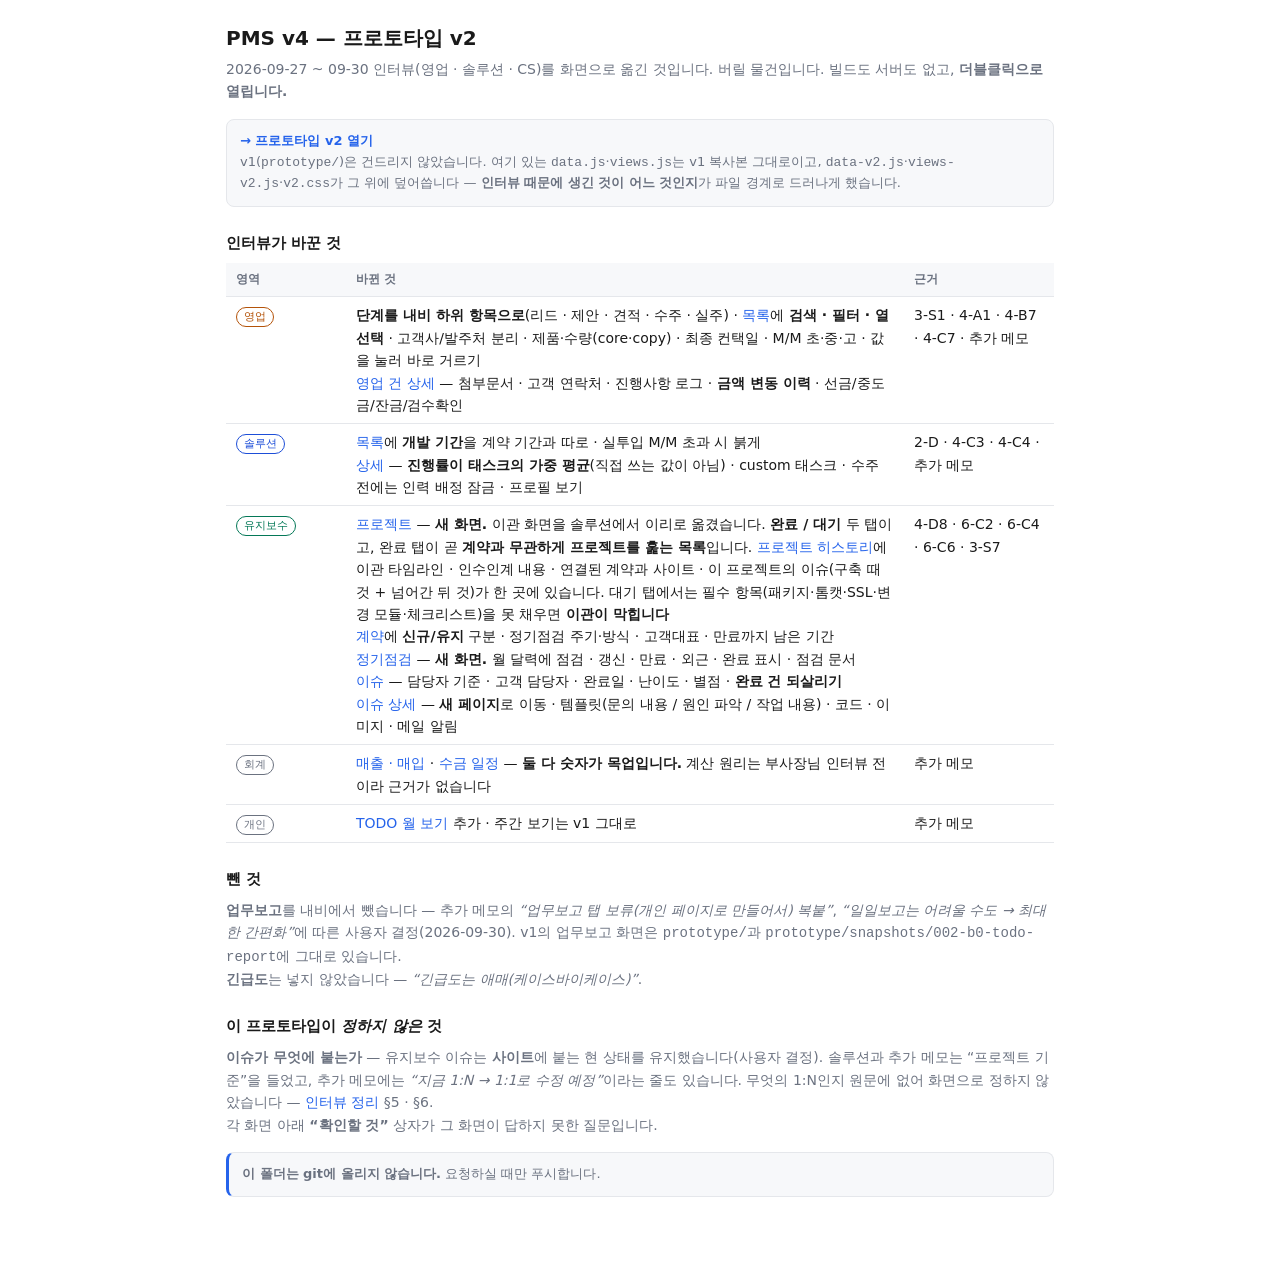
<file: prototype-v2/index.html>
<!DOCTYPE html>
<html lang="ko" data-theme="">
<head>
<meta charset="utf-8">
<meta name="viewport" content="width=device-width, initial-scale=1">
<title>PMS v4 프로토타입 v2</title>
<link rel="stylesheet" href="assets/base.css?v=3">
<link rel="stylesheet" href="assets/v2.css?v=3">
</head>
<body>
<div class="main" style="max-width:880px;margin:0 auto">

  <h1>PMS v4 — 프로토타입 <strong>v2</strong></h1>
  <p class="lead">2026-09-27 ~ 09-30 인터뷰(영업 · 솔루션 · CS)를 화면으로 옮긴 것입니다.
  버릴 물건입니다. 빌드도 서버도 없고, <strong>더블클릭으로 열립니다.</strong></p>

  <div class="note">
    <strong><a href="pms.html">→ 프로토타입 v2 열기</a></strong><br>
    v1(<code>prototype/</code>)은 건드리지 않았습니다. 여기 있는 <code>data.js</code>·<code>views.js</code>는
    v1 복사본 그대로이고, <code>data-v2.js</code>·<code>views-v2.js</code>·<code>v2.css</code>가 그 위에 덮어씁니다 —
    <strong>인터뷰 때문에 생긴 것이 어느 것인지</strong>가 파일 경계로 드러나게 했습니다.
  </div>

  <h2>인터뷰가 바꾼 것</h2>
  <table>
    <thead><tr><th style="width:120px">영역</th><th>바뀐 것</th><th style="width:150px">근거</th></tr></thead>
    <tbody>
      <tr><td><span class="tag sales">영업</span></td>
          <td><strong>단계를 내비 하위 항목으로</strong>(리드 · 제안 · 견적 · 수주 · 실주) ·
              <a href="pms.html#/sales">목록</a>에 <strong>검색 · 필터 · 열 선택</strong> ·
              고객사/발주처 분리 · 제품·수량(core·copy) · 최종 컨택일 · M/M 초·중·고 ·
              값을 눌러 바로 거르기<br>
              <a href="pms.html#/deal/101">영업 건 상세</a> — 첨부문서 · 고객 연락처 · 진행사항 로그 ·
              <strong>금액 변동 이력</strong> · 선금/중도금/잔금/검수확인</td>
          <td>3-S1 · 4-A1 · 4-B7 · 4-C7 · 추가 메모</td></tr>
      <tr><td><span class="tag solution">솔루션</span></td>
          <td><a href="pms.html#/solution">목록</a>에 <strong>개발 기간</strong>을 계약 기간과 따로 ·
              실투입 M/M 초과 시 붉게<br>
              <a href="pms.html#/sol/104">상세</a> — <strong>진행률이 태스크의 가중 평균</strong>(직접 쓰는 값이 아님) ·
              custom 태스크 · 수주 전에는 인력 배정 잠금 · 프로필 보기</td>
          <td>2-D · 4-C3 · 4-C4 · 추가 메모</td></tr>
      <tr><td><span class="tag maint">유지보수</span></td>
          <td><a href="pms.html#/mprojects">프로젝트</a> — <strong>새 화면.</strong> 이관 화면을 솔루션에서 이리로 옮겼습니다.
              <strong>완료 / 대기</strong> 두 탭이고, 완료 탭이 곧 <strong>계약과 무관하게 프로젝트를 훑는 목록</strong>입니다.
              <a href="pms.html#/mproject/107">프로젝트 히스토리</a>에 이관 타임라인 · 인수인계 내용 ·
              연결된 계약과 사이트 · 이 프로젝트의 이슈(구축 때 것 + 넘어간 뒤 것)가 한 곳에 있습니다.
              대기 탭에서는 필수 항목(패키지·톰캣·SSL·변경 모듈·체크리스트)을 못 채우면 <strong>이관이 막힙니다</strong><br>
              <a href="pms.html#/maintenance">계약</a>에 <strong>신규/유지</strong> 구분 · 정기점검 주기·방식 ·
              고객대표 · 만료까지 남은 기간<br>
              <a href="pms.html#/checks">정기점검</a> — <strong>새 화면.</strong> 월 달력에 점검 · 갱신 · 만료 · 외근 ·
              완료 표시 · 점검 문서<br>
              <a href="pms.html#/maintenance-issues">이슈</a> — 담당자 기준 · 고객 담당자 · 완료일 ·
              난이도 · 별점 · <strong>완료 건 되살리기</strong><br>
              <a href="pms.html#/issue/603">이슈 상세</a> — <strong>새 페이지</strong>로 이동 ·
              템플릿(문의 내용 / 원인 파악 / 작업 내용) · 코드 · 이미지 · 메일 알림</td>
          <td>4-D8 · 6-C2 · 6-C4 · 6-C6 · 3-S7</td></tr>
      <tr><td><span class="tag off">회계</span></td>
          <td><a href="pms.html#/finance">매출 · 매입</a> · <a href="pms.html#/payments">수금 일정</a> —
              <strong>둘 다 숫자가 목업입니다.</strong> 계산 원리는 부사장님 인터뷰 전이라 근거가 없습니다</td>
          <td>추가 메모</td></tr>
      <tr><td><span class="tag off">개인</span></td>
          <td><a href="pms.html#/my-month">TODO 월 보기</a> 추가 · 주간 보기는 v1 그대로</td>
          <td>추가 메모</td></tr>
    </tbody>
  </table>

  <h2>뺀 것</h2>
  <p class="lead">
    <strong>업무보고</strong>를 내비에서 뺐습니다 — 추가 메모의
    <em>“업무보고 탭 보류(개인 페이지로 만들어서) 복붙”</em>, <em>“일일보고는 어려울 수도 → 최대한 간편화”</em>에
    따른 사용자 결정(2026-09-30). v1의 업무보고 화면은 <code>prototype/</code>과
    <code>prototype/snapshots/002-b0-todo-report</code>에 그대로 있습니다.<br>
    <strong>긴급도</strong>는 넣지 않았습니다 — <em>“긴급도는 애매(케이스바이케이스)”</em>.
  </p>

  <h2>이 프로토타입이 <em>정하지 않은</em> 것</h2>
  <p class="lead">
    <strong>이슈가 무엇에 붙는가</strong> — 유지보수 이슈는 <strong>사이트</strong>에 붙는 현 상태를 유지했습니다(사용자 결정).
    솔루션과 추가 메모는 “프로젝트 기준”을 들었고, 추가 메모에는 <em>“지금 1:N → 1:1로 수정 예정”</em>이라는 줄도 있습니다.
    무엇의 1:N인지 원문에 없어 화면으로 정하지 않았습니다 —
    <a href="../docs/interviews/2026-09-30-인터뷰-정리.md">인터뷰 정리</a> §5 · §6.<br>
    각 화면 아래 <strong>“확인할 것”</strong> 상자가 그 화면이 답하지 못한 질문입니다.
  </p>

  <div class="note q">
    <strong>이 폴더는 git에 올리지 않습니다.</strong> 요청하실 때만 푸시합니다.
  </div>

</div>
</body>
</html>
</file>
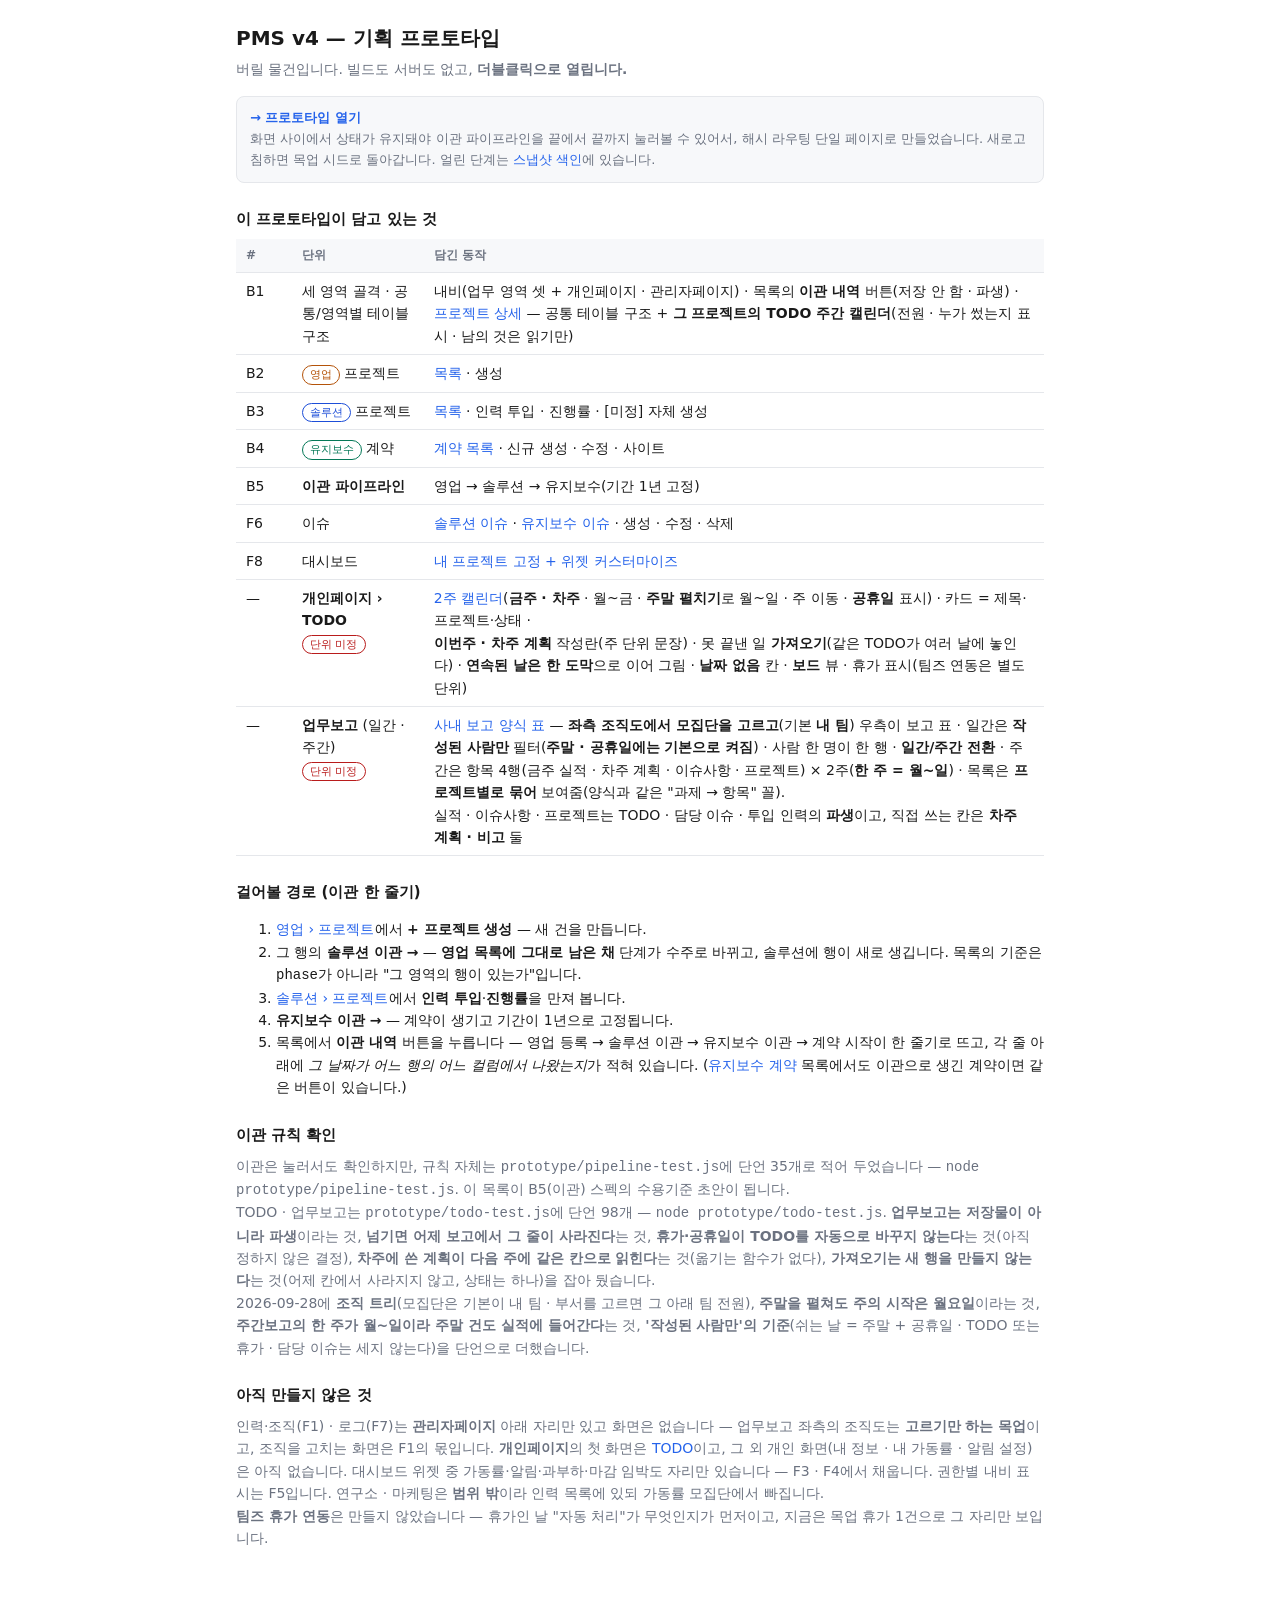
<file: prototype/index.html>
<!DOCTYPE html>
<html lang="ko" data-theme="">
<head>
<meta charset="utf-8">
<meta name="viewport" content="width=device-width, initial-scale=1">
<title>PMS v4 프로토타입</title>
<link rel="stylesheet" href="assets/base.css">
</head>
<body>
<div class="main" style="max-width:860px;margin:0 auto">

  <h1>PMS v4 — 기획 프로토타입</h1>
  <p class="lead">버릴 물건입니다. 빌드도 서버도 없고, <strong>더블클릭으로 열립니다.</strong></p>

  <div class="note">
    <strong><a href="pms.html">→ 프로토타입 열기</a></strong><br>
    화면 사이에서 상태가 유지돼야 이관 파이프라인을 끝에서 끝까지 눌러볼 수 있어서,
    해시 라우팅 단일 페이지로 만들었습니다. 새로고침하면 목업 시드로 돌아갑니다.
    얼린 단계는 <a href="snapshots/INDEX.md">스냅샷 색인</a>에 있습니다.
  </div>

  <h2>이 프로토타입이 담고 있는 것</h2>
  <table>
    <thead><tr><th style="width:56px">#</th><th>단위</th><th>담긴 동작</th></tr></thead>
    <tbody>
      <tr><td>B1</td><td>세 영역 골격 · 공통/영역별 테이블 구조</td>
          <td>내비(업무 영역 셋 + 개인페이지 · 관리자페이지) · 목록의 <strong>이관 내역</strong> 버튼(저장 안 함 · 파생) ·<br><a href="pms.html#/project/104">프로젝트 상세</a> — 공통 테이블 구조 + <strong>그 프로젝트의 TODO 주간 캘린더</strong>(전원 · 누가 썼는지 표시 · 남의 것은 읽기만)</td></tr>
      <tr><td>B2</td><td><span class="tag sales">영업</span> 프로젝트</td>
          <td><a href="pms.html#/sales">목록</a> · 생성</td></tr>
      <tr><td>B3</td><td><span class="tag solution">솔루션</span> 프로젝트</td>
          <td><a href="pms.html#/solution">목록</a> · 인력 투입 · 진행률 · [미정] 자체 생성</td></tr>
      <tr><td>B4</td><td><span class="tag maint">유지보수</span> 계약</td>
          <td><a href="pms.html#/maintenance">계약 목록</a> · 신규 생성 · 수정 · 사이트</td></tr>
      <tr><td>B5</td><td><strong>이관 파이프라인</strong></td>
          <td>영업 → 솔루션 → 유지보수(기간 1년 고정)</td></tr>
      <tr><td>F6</td><td>이슈</td>
          <td><a href="pms.html#/solution-issues">솔루션 이슈</a> · <a href="pms.html#/maintenance-issues">유지보수 이슈</a> · 생성 · 수정 · 삭제</td></tr>
      <tr><td>F8</td><td>대시보드</td>
          <td><a href="pms.html#/dashboard">내 프로젝트 고정 + 위젯 커스터마이즈</a></td></tr>
      <tr><td>—</td><td><strong>개인페이지 › TODO</strong><br><span class="tag warn">단위 미정</span></td>
          <td><a href="pms.html#/my-todos">2주 캘린더</a>(<strong>금주 · 차주</strong> · 월~금 · <strong>주말 펼치기</strong>로 월~일 · 주 이동 · <strong>공휴일</strong> 표시) · 카드 = 제목·프로젝트·상태 ·<br><strong>이번주 · 차주 계획</strong> 작성란(주 단위 문장) · 못 끝낸 일 <strong>가져오기</strong>(같은 TODO가 여러 날에 놓인다) · <strong>연속된 날은 한 도막</strong>으로 이어 그림 · <strong>날짜 없음</strong> 칸 · <strong>보드</strong> 뷰 · 휴가 표시(팀즈 연동은 별도 단위)</td></tr>
      <tr><td>—</td><td><strong>업무보고</strong> (일간 · 주간)<br><span class="tag warn">단위 미정</span></td>
          <td><a href="pms.html#/report">사내 보고 양식 표</a> — <strong>좌측 조직도에서 모집단을 고르고</strong>(기본 <strong>내 팀</strong>) 우측이 보고 표 ·
              일간은 <strong>작성된 사람만</strong> 필터(<strong>주말 · 공휴일에는 기본으로 켜짐</strong>) ·
              사람 한 명이 한 행 · <strong>일간/주간 전환</strong> · 주간은 항목 4행(금주 실적 · 차주 계획 · 이슈사항 · 프로젝트) × 2주(<strong>한 주 = 월~일</strong>) · 목록은 <strong>프로젝트별로 묶어</strong> 보여줌(양식과 같은 "과제 → 항목" 꼴).<br>실적 · 이슈사항 · 프로젝트는 TODO · 담당 이슈 · 투입 인력의 <strong>파생</strong>이고, 직접 쓰는 칸은 <strong>차주 계획 · 비고</strong> 둘</td></tr>
    </tbody>
  </table>

  <h2>걸어볼 경로 (이관 한 줄기)</h2>
  <ol>
    <li><a href="pms.html#/sales">영업 › 프로젝트</a>에서 <strong>+ 프로젝트 생성</strong> — 새 건을 만듭니다.</li>
    <li>그 행의 <strong>솔루션 이관 →</strong> — <strong>영업 목록에 그대로 남은 채</strong> 단계가 수주로 바뀌고,
        솔루션에 행이 새로 생깁니다. 목록의 기준은 <code>phase</code>가 아니라 "그 영역의 행이 있는가"입니다.</li>
    <li><a href="pms.html#/solution">솔루션 › 프로젝트</a>에서 <strong>인력 투입</strong>·<strong>진행률</strong>을 만져 봅니다.</li>
    <li><strong>유지보수 이관 →</strong> — 계약이 생기고 기간이 1년으로 고정됩니다.</li>
    <li>목록에서 <strong>이관 내역</strong> 버튼을 누릅니다 — 영업 등록 → 솔루션 이관 → 유지보수 이관 → 계약 시작이
        한 줄기로 뜨고, 각 줄 아래에 <em>그 날짜가 어느 행의 어느 컬럼에서 나왔는지</em>가 적혀 있습니다.
        (<a href="pms.html#/maintenance">유지보수 계약</a> 목록에서도 이관으로 생긴 계약이면 같은 버튼이 있습니다.)</li>
  </ol>

  <h2>이관 규칙 확인</h2>
  <p class="lead">
    이관은 눌러서도 확인하지만, 규칙 자체는 <code>prototype/pipeline-test.js</code>에
    단언 35개로 적어 두었습니다 — <code>node prototype/pipeline-test.js</code>.
    이 목록이 B5(이관) 스펙의 수용기준 초안이 됩니다.<br>
    TODO · 업무보고는 <code>prototype/todo-test.js</code>에 단언 98개 — <code>node prototype/todo-test.js</code>.
    <strong>업무보고는 저장물이 아니라 파생</strong>이라는 것, <strong>넘기면 어제 보고에서 그 줄이 사라진다</strong>는 것,
    <strong>휴가·공휴일이 TODO를 자동으로 바꾸지 않는다</strong>는 것(아직 정하지 않은 결정),
    <strong>차주에 쓴 계획이 다음 주에 같은 칸으로 읽힌다</strong>는 것(옮기는 함수가 없다),
    <strong>가져오기는 새 행을 만들지 않는다</strong>는 것(어제 칸에서 사라지지 않고, 상태는 하나)을 잡아 뒀습니다.<br>
    2026-09-28에 <strong>조직 트리</strong>(모집단은 기본이 내 팀 · 부서를 고르면 그 아래 팀 전원),
    <strong>주말을 펼쳐도 주의 시작은 월요일</strong>이라는 것, <strong>주간보고의 한 주가 월~일이라 주말 건도 실적에 들어간다</strong>는 것,
    <strong>'작성된 사람만'의 기준</strong>(쉬는 날 = 주말 + 공휴일 · TODO 또는 휴가 · 담당 이슈는 세지 않는다)을 단언으로 더했습니다.
  </p>

  <h2>아직 만들지 않은 것</h2>
  <p class="lead">
    인력·조직(F1) · 로그(F7)는 <strong>관리자페이지</strong> 아래 자리만 있고 화면은 없습니다 —
    업무보고 좌측의 조직도는 <strong>고르기만 하는 목업</strong>이고, 조직을 고치는 화면은 F1의 몫입니다.
    <strong>개인페이지</strong>의 첫 화면은 <a href="pms.html#/my-todos">TODO</a>이고, 그 외 개인 화면(내 정보 · 내 가동률 · 알림 설정)은 아직 없습니다. 대시보드 위젯 중 가동률·알림·과부하·마감 임박도
    자리만 있습니다 — F3 · F4에서 채웁니다. 권한별 내비 표시는 F5입니다.
    연구소 · 마케팅은 <strong>범위 밖</strong>이라 인력 목록에 있되 가동률 모집단에서 빠집니다.<br>
    <strong>팀즈 휴가 연동</strong>은 만들지 않았습니다 — 휴가인 날 "자동 처리"가 무엇인지가 먼저이고, 지금은 목업 휴가 1건으로 그 자리만 보입니다.
  </p>

</div>
</body>
</html>
</file>
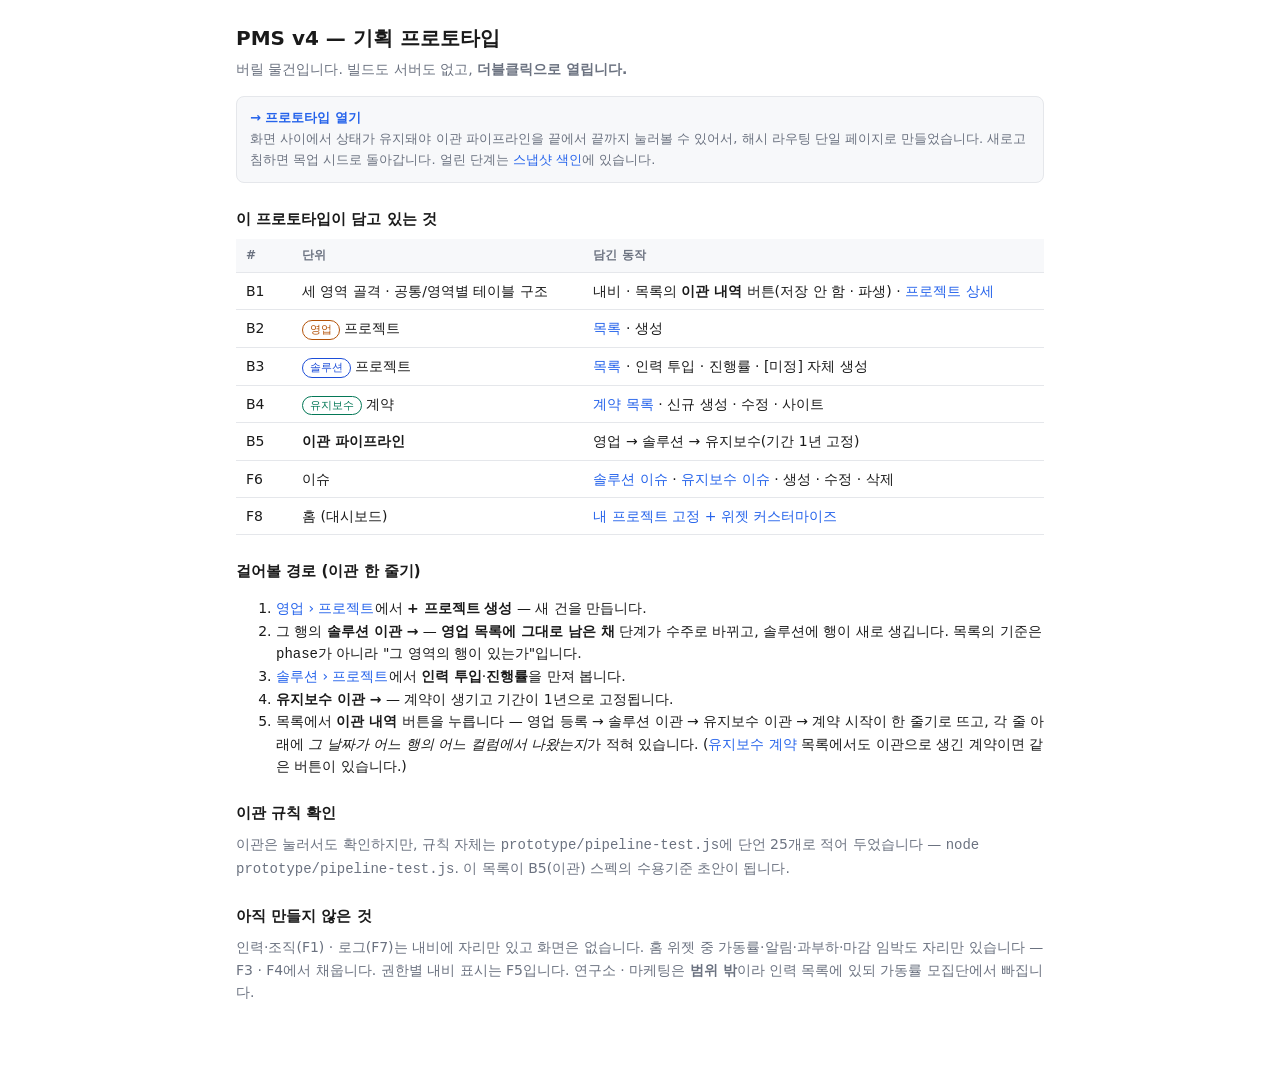
<file: prototype/snapshots/001-b0-backbone/index.html>
<!DOCTYPE html>
<html lang="ko" data-theme="">
<head>
<meta charset="utf-8">
<meta name="viewport" content="width=device-width, initial-scale=1">
<title>PMS v4 프로토타입</title>
<link rel="stylesheet" href="assets/base.css">
</head>
<body>
<div class="main" style="max-width:860px;margin:0 auto">

  <h1>PMS v4 — 기획 프로토타입</h1>
  <p class="lead">버릴 물건입니다. 빌드도 서버도 없고, <strong>더블클릭으로 열립니다.</strong></p>

  <div class="note">
    <strong><a href="pms.html">→ 프로토타입 열기</a></strong><br>
    화면 사이에서 상태가 유지돼야 이관 파이프라인을 끝에서 끝까지 눌러볼 수 있어서,
    해시 라우팅 단일 페이지로 만들었습니다. 새로고침하면 목업 시드로 돌아갑니다.
    얼린 단계는 <a href="snapshots/INDEX.md">스냅샷 색인</a>에 있습니다.
  </div>

  <h2>이 프로토타입이 담고 있는 것</h2>
  <table>
    <thead><tr><th style="width:56px">#</th><th>단위</th><th>담긴 동작</th></tr></thead>
    <tbody>
      <tr><td>B1</td><td>세 영역 골격 · 공통/영역별 테이블 구조</td>
          <td>내비 · 목록의 <strong>이관 내역</strong> 버튼(저장 안 함 · 파생) · <a href="pms.html#/project/107">프로젝트 상세</a></td></tr>
      <tr><td>B2</td><td><span class="tag sales">영업</span> 프로젝트</td>
          <td><a href="pms.html#/sales">목록</a> · 생성</td></tr>
      <tr><td>B3</td><td><span class="tag solution">솔루션</span> 프로젝트</td>
          <td><a href="pms.html#/solution">목록</a> · 인력 투입 · 진행률 · [미정] 자체 생성</td></tr>
      <tr><td>B4</td><td><span class="tag maint">유지보수</span> 계약</td>
          <td><a href="pms.html#/maintenance">계약 목록</a> · 신규 생성 · 수정 · 사이트</td></tr>
      <tr><td>B5</td><td><strong>이관 파이프라인</strong></td>
          <td>영업 → 솔루션 → 유지보수(기간 1년 고정)</td></tr>
      <tr><td>F6</td><td>이슈</td>
          <td><a href="pms.html#/solution-issues">솔루션 이슈</a> · <a href="pms.html#/maintenance-issues">유지보수 이슈</a> · 생성 · 수정 · 삭제</td></tr>
      <tr><td>F8</td><td>홈 (대시보드)</td>
          <td><a href="pms.html#/home">내 프로젝트 고정 + 위젯 커스터마이즈</a></td></tr>
    </tbody>
  </table>

  <h2>걸어볼 경로 (이관 한 줄기)</h2>
  <ol>
    <li><a href="pms.html#/sales">영업 › 프로젝트</a>에서 <strong>+ 프로젝트 생성</strong> — 새 건을 만듭니다.</li>
    <li>그 행의 <strong>솔루션 이관 →</strong> — <strong>영업 목록에 그대로 남은 채</strong> 단계가 수주로 바뀌고,
        솔루션에 행이 새로 생깁니다. 목록의 기준은 <code>phase</code>가 아니라 "그 영역의 행이 있는가"입니다.</li>
    <li><a href="pms.html#/solution">솔루션 › 프로젝트</a>에서 <strong>인력 투입</strong>·<strong>진행률</strong>을 만져 봅니다.</li>
    <li><strong>유지보수 이관 →</strong> — 계약이 생기고 기간이 1년으로 고정됩니다.</li>
    <li>목록에서 <strong>이관 내역</strong> 버튼을 누릅니다 — 영업 등록 → 솔루션 이관 → 유지보수 이관 → 계약 시작이
        한 줄기로 뜨고, 각 줄 아래에 <em>그 날짜가 어느 행의 어느 컬럼에서 나왔는지</em>가 적혀 있습니다.
        (<a href="pms.html#/maintenance">유지보수 계약</a> 목록에서도 이관으로 생긴 계약이면 같은 버튼이 있습니다.)</li>
  </ol>

  <h2>이관 규칙 확인</h2>
  <p class="lead">
    이관은 눌러서도 확인하지만, 규칙 자체는 <code>prototype/pipeline-test.js</code>에
    단언 25개로 적어 두었습니다 — <code>node prototype/pipeline-test.js</code>.
    이 목록이 B5(이관) 스펙의 수용기준 초안이 됩니다.
  </p>

  <h2>아직 만들지 않은 것</h2>
  <p class="lead">
    인력·조직(F1) · 로그(F7)는 내비에 자리만 있고 화면은 없습니다. 홈 위젯 중 가동률·알림·과부하·마감 임박도
    자리만 있습니다 — F3 · F4에서 채웁니다. 권한별 내비 표시는 F5입니다.
    연구소 · 마케팅은 <strong>범위 밖</strong>이라 인력 목록에 있되 가동률 모집단에서 빠집니다.
  </p>

</div>
</body>
</html>
</file>
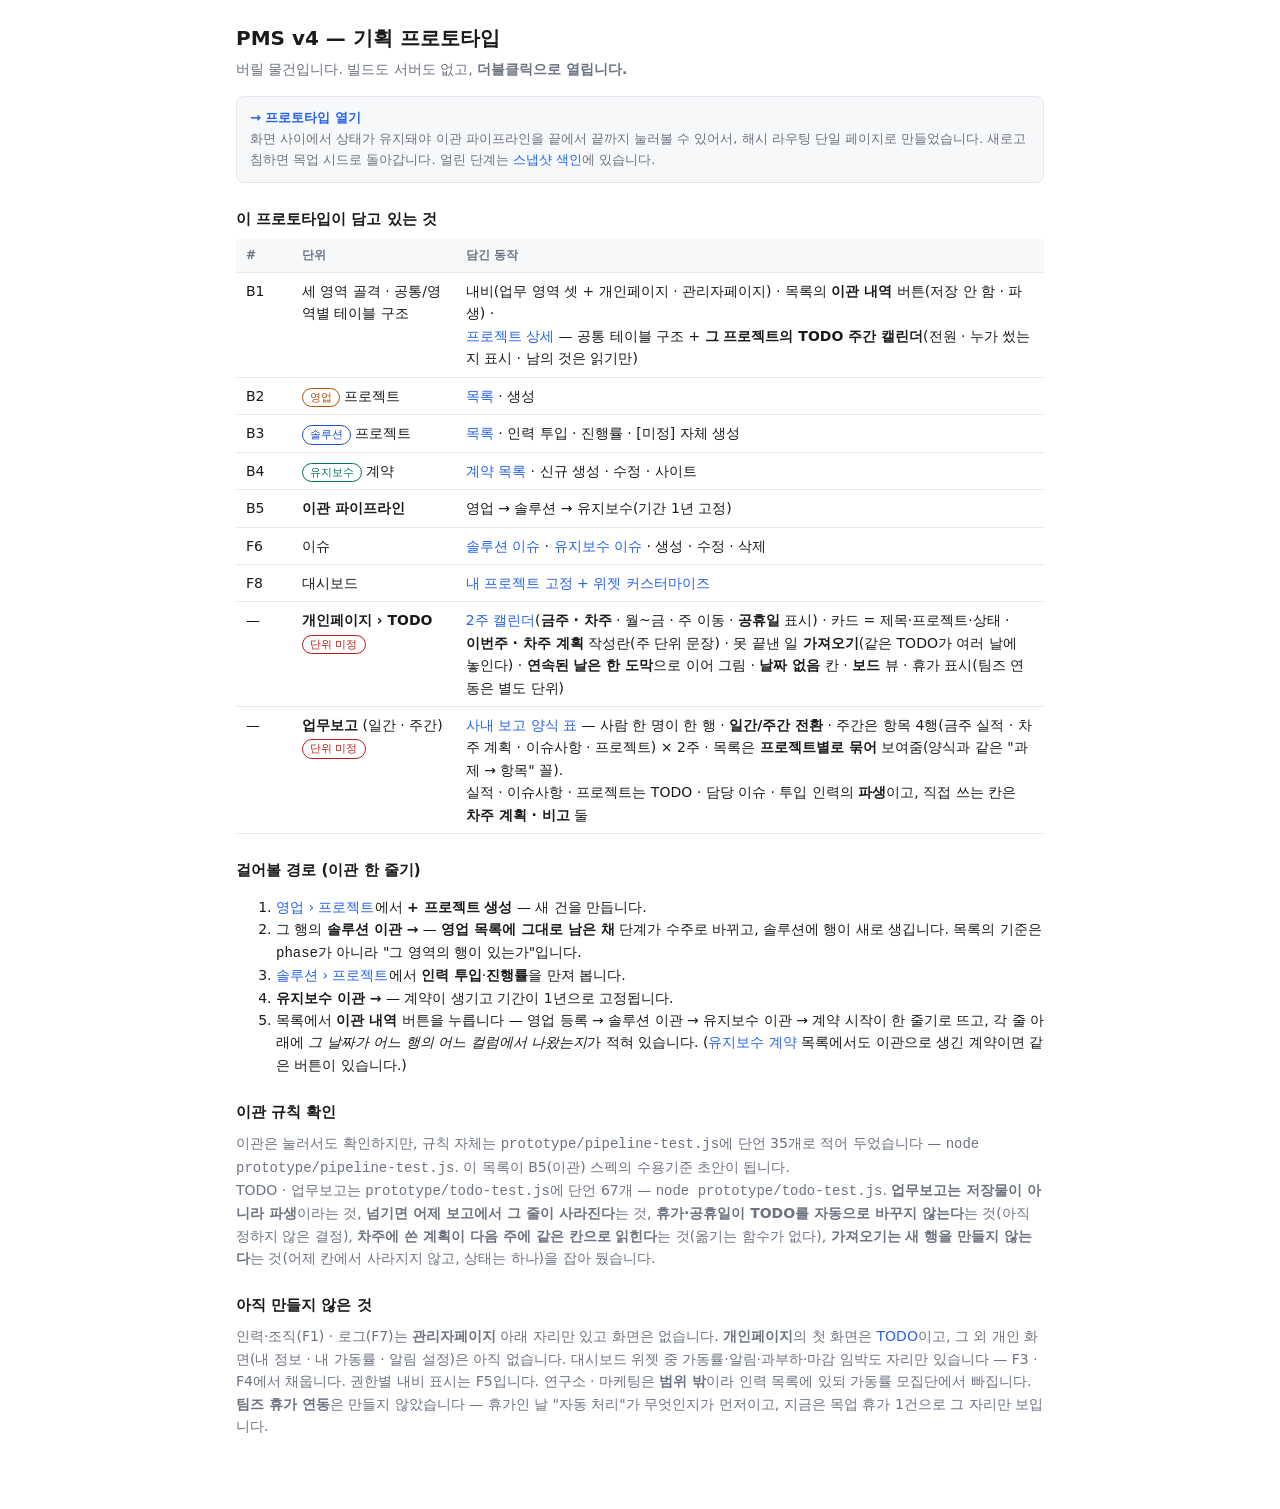
<file: prototype/snapshots/002-b0-todo-report/index.html>
<!DOCTYPE html>
<html lang="ko" data-theme="">
<head>
<meta charset="utf-8">
<meta name="viewport" content="width=device-width, initial-scale=1">
<title>PMS v4 프로토타입</title>
<link rel="stylesheet" href="assets/base.css">
</head>
<body>
<div class="main" style="max-width:860px;margin:0 auto">

  <h1>PMS v4 — 기획 프로토타입</h1>
  <p class="lead">버릴 물건입니다. 빌드도 서버도 없고, <strong>더블클릭으로 열립니다.</strong></p>

  <div class="note">
    <strong><a href="pms.html">→ 프로토타입 열기</a></strong><br>
    화면 사이에서 상태가 유지돼야 이관 파이프라인을 끝에서 끝까지 눌러볼 수 있어서,
    해시 라우팅 단일 페이지로 만들었습니다. 새로고침하면 목업 시드로 돌아갑니다.
    얼린 단계는 <a href="snapshots/INDEX.md">스냅샷 색인</a>에 있습니다.
  </div>

  <h2>이 프로토타입이 담고 있는 것</h2>
  <table>
    <thead><tr><th style="width:56px">#</th><th>단위</th><th>담긴 동작</th></tr></thead>
    <tbody>
      <tr><td>B1</td><td>세 영역 골격 · 공통/영역별 테이블 구조</td>
          <td>내비(업무 영역 셋 + 개인페이지 · 관리자페이지) · 목록의 <strong>이관 내역</strong> 버튼(저장 안 함 · 파생) ·<br><a href="pms.html#/project/104">프로젝트 상세</a> — 공통 테이블 구조 + <strong>그 프로젝트의 TODO 주간 캘린더</strong>(전원 · 누가 썼는지 표시 · 남의 것은 읽기만)</td></tr>
      <tr><td>B2</td><td><span class="tag sales">영업</span> 프로젝트</td>
          <td><a href="pms.html#/sales">목록</a> · 생성</td></tr>
      <tr><td>B3</td><td><span class="tag solution">솔루션</span> 프로젝트</td>
          <td><a href="pms.html#/solution">목록</a> · 인력 투입 · 진행률 · [미정] 자체 생성</td></tr>
      <tr><td>B4</td><td><span class="tag maint">유지보수</span> 계약</td>
          <td><a href="pms.html#/maintenance">계약 목록</a> · 신규 생성 · 수정 · 사이트</td></tr>
      <tr><td>B5</td><td><strong>이관 파이프라인</strong></td>
          <td>영업 → 솔루션 → 유지보수(기간 1년 고정)</td></tr>
      <tr><td>F6</td><td>이슈</td>
          <td><a href="pms.html#/solution-issues">솔루션 이슈</a> · <a href="pms.html#/maintenance-issues">유지보수 이슈</a> · 생성 · 수정 · 삭제</td></tr>
      <tr><td>F8</td><td>대시보드</td>
          <td><a href="pms.html#/dashboard">내 프로젝트 고정 + 위젯 커스터마이즈</a></td></tr>
      <tr><td>—</td><td><strong>개인페이지 › TODO</strong><br><span class="tag warn">단위 미정</span></td>
          <td><a href="pms.html#/my-todos">2주 캘린더</a>(<strong>금주 · 차주</strong> · 월~금 · 주 이동 · <strong>공휴일</strong> 표시) · 카드 = 제목·프로젝트·상태 ·<br><strong>이번주 · 차주 계획</strong> 작성란(주 단위 문장) · 못 끝낸 일 <strong>가져오기</strong>(같은 TODO가 여러 날에 놓인다) · <strong>연속된 날은 한 도막</strong>으로 이어 그림 · <strong>날짜 없음</strong> 칸 · <strong>보드</strong> 뷰 · 휴가 표시(팀즈 연동은 별도 단위)</td></tr>
      <tr><td>—</td><td><strong>업무보고</strong> (일간 · 주간)<br><span class="tag warn">단위 미정</span></td>
          <td><a href="pms.html#/report">사내 보고 양식 표</a> — 사람 한 명이 한 행 · <strong>일간/주간 전환</strong> · 주간은 항목 4행(금주 실적 · 차주 계획 · 이슈사항 · 프로젝트) × 2주 · 목록은 <strong>프로젝트별로 묶어</strong> 보여줌(양식과 같은 "과제 → 항목" 꼴).<br>실적 · 이슈사항 · 프로젝트는 TODO · 담당 이슈 · 투입 인력의 <strong>파생</strong>이고, 직접 쓰는 칸은 <strong>차주 계획 · 비고</strong> 둘</td></tr>
    </tbody>
  </table>

  <h2>걸어볼 경로 (이관 한 줄기)</h2>
  <ol>
    <li><a href="pms.html#/sales">영업 › 프로젝트</a>에서 <strong>+ 프로젝트 생성</strong> — 새 건을 만듭니다.</li>
    <li>그 행의 <strong>솔루션 이관 →</strong> — <strong>영업 목록에 그대로 남은 채</strong> 단계가 수주로 바뀌고,
        솔루션에 행이 새로 생깁니다. 목록의 기준은 <code>phase</code>가 아니라 "그 영역의 행이 있는가"입니다.</li>
    <li><a href="pms.html#/solution">솔루션 › 프로젝트</a>에서 <strong>인력 투입</strong>·<strong>진행률</strong>을 만져 봅니다.</li>
    <li><strong>유지보수 이관 →</strong> — 계약이 생기고 기간이 1년으로 고정됩니다.</li>
    <li>목록에서 <strong>이관 내역</strong> 버튼을 누릅니다 — 영업 등록 → 솔루션 이관 → 유지보수 이관 → 계약 시작이
        한 줄기로 뜨고, 각 줄 아래에 <em>그 날짜가 어느 행의 어느 컬럼에서 나왔는지</em>가 적혀 있습니다.
        (<a href="pms.html#/maintenance">유지보수 계약</a> 목록에서도 이관으로 생긴 계약이면 같은 버튼이 있습니다.)</li>
  </ol>

  <h2>이관 규칙 확인</h2>
  <p class="lead">
    이관은 눌러서도 확인하지만, 규칙 자체는 <code>prototype/pipeline-test.js</code>에
    단언 35개로 적어 두었습니다 — <code>node prototype/pipeline-test.js</code>.
    이 목록이 B5(이관) 스펙의 수용기준 초안이 됩니다.<br>
    TODO · 업무보고는 <code>prototype/todo-test.js</code>에 단언 67개 — <code>node prototype/todo-test.js</code>.
    <strong>업무보고는 저장물이 아니라 파생</strong>이라는 것, <strong>넘기면 어제 보고에서 그 줄이 사라진다</strong>는 것,
    <strong>휴가·공휴일이 TODO를 자동으로 바꾸지 않는다</strong>는 것(아직 정하지 않은 결정),
    <strong>차주에 쓴 계획이 다음 주에 같은 칸으로 읽힌다</strong>는 것(옮기는 함수가 없다),
    <strong>가져오기는 새 행을 만들지 않는다</strong>는 것(어제 칸에서 사라지지 않고, 상태는 하나)을 잡아 뒀습니다.
  </p>

  <h2>아직 만들지 않은 것</h2>
  <p class="lead">
    인력·조직(F1) · 로그(F7)는 <strong>관리자페이지</strong> 아래 자리만 있고 화면은 없습니다.
    <strong>개인페이지</strong>의 첫 화면은 <a href="pms.html#/my-todos">TODO</a>이고, 그 외 개인 화면(내 정보 · 내 가동률 · 알림 설정)은 아직 없습니다. 대시보드 위젯 중 가동률·알림·과부하·마감 임박도
    자리만 있습니다 — F3 · F4에서 채웁니다. 권한별 내비 표시는 F5입니다.
    연구소 · 마케팅은 <strong>범위 밖</strong>이라 인력 목록에 있되 가동률 모집단에서 빠집니다.<br>
    <strong>팀즈 휴가 연동</strong>은 만들지 않았습니다 — 휴가인 날 "자동 처리"가 무엇인지가 먼저이고, 지금은 목업 휴가 1건으로 그 자리만 보입니다.
  </p>

</div>
</body>
</html>
</file>
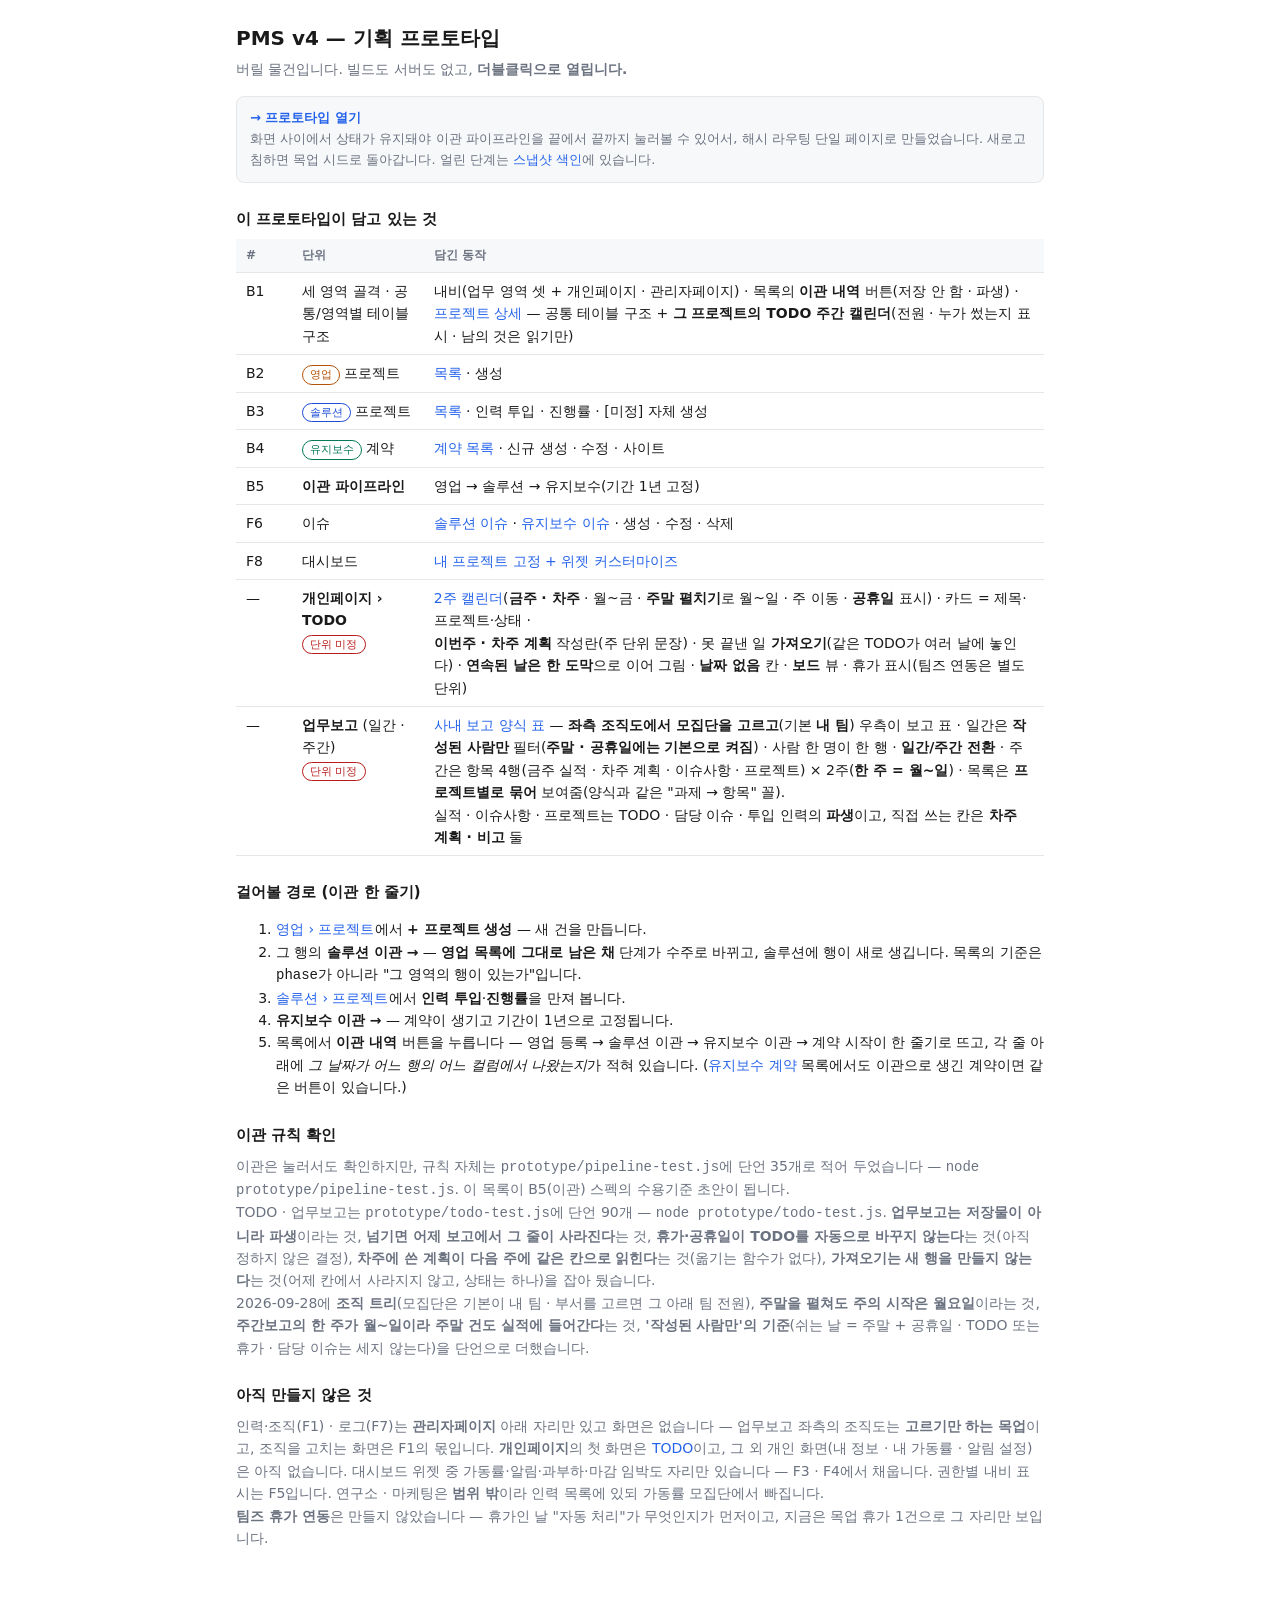
<file: prototype/snapshots/003-b0-todo-org/index.html>
<!DOCTYPE html>
<html lang="ko" data-theme="">
<head>
<meta charset="utf-8">
<meta name="viewport" content="width=device-width, initial-scale=1">
<title>PMS v4 프로토타입</title>
<link rel="stylesheet" href="assets/base.css">
</head>
<body>
<div class="main" style="max-width:860px;margin:0 auto">

  <h1>PMS v4 — 기획 프로토타입</h1>
  <p class="lead">버릴 물건입니다. 빌드도 서버도 없고, <strong>더블클릭으로 열립니다.</strong></p>

  <div class="note">
    <strong><a href="pms.html">→ 프로토타입 열기</a></strong><br>
    화면 사이에서 상태가 유지돼야 이관 파이프라인을 끝에서 끝까지 눌러볼 수 있어서,
    해시 라우팅 단일 페이지로 만들었습니다. 새로고침하면 목업 시드로 돌아갑니다.
    얼린 단계는 <a href="snapshots/INDEX.md">스냅샷 색인</a>에 있습니다.
  </div>

  <h2>이 프로토타입이 담고 있는 것</h2>
  <table>
    <thead><tr><th style="width:56px">#</th><th>단위</th><th>담긴 동작</th></tr></thead>
    <tbody>
      <tr><td>B1</td><td>세 영역 골격 · 공통/영역별 테이블 구조</td>
          <td>내비(업무 영역 셋 + 개인페이지 · 관리자페이지) · 목록의 <strong>이관 내역</strong> 버튼(저장 안 함 · 파생) ·<br><a href="pms.html#/project/104">프로젝트 상세</a> — 공통 테이블 구조 + <strong>그 프로젝트의 TODO 주간 캘린더</strong>(전원 · 누가 썼는지 표시 · 남의 것은 읽기만)</td></tr>
      <tr><td>B2</td><td><span class="tag sales">영업</span> 프로젝트</td>
          <td><a href="pms.html#/sales">목록</a> · 생성</td></tr>
      <tr><td>B3</td><td><span class="tag solution">솔루션</span> 프로젝트</td>
          <td><a href="pms.html#/solution">목록</a> · 인력 투입 · 진행률 · [미정] 자체 생성</td></tr>
      <tr><td>B4</td><td><span class="tag maint">유지보수</span> 계약</td>
          <td><a href="pms.html#/maintenance">계약 목록</a> · 신규 생성 · 수정 · 사이트</td></tr>
      <tr><td>B5</td><td><strong>이관 파이프라인</strong></td>
          <td>영업 → 솔루션 → 유지보수(기간 1년 고정)</td></tr>
      <tr><td>F6</td><td>이슈</td>
          <td><a href="pms.html#/solution-issues">솔루션 이슈</a> · <a href="pms.html#/maintenance-issues">유지보수 이슈</a> · 생성 · 수정 · 삭제</td></tr>
      <tr><td>F8</td><td>대시보드</td>
          <td><a href="pms.html#/dashboard">내 프로젝트 고정 + 위젯 커스터마이즈</a></td></tr>
      <tr><td>—</td><td><strong>개인페이지 › TODO</strong><br><span class="tag warn">단위 미정</span></td>
          <td><a href="pms.html#/my-todos">2주 캘린더</a>(<strong>금주 · 차주</strong> · 월~금 · <strong>주말 펼치기</strong>로 월~일 · 주 이동 · <strong>공휴일</strong> 표시) · 카드 = 제목·프로젝트·상태 ·<br><strong>이번주 · 차주 계획</strong> 작성란(주 단위 문장) · 못 끝낸 일 <strong>가져오기</strong>(같은 TODO가 여러 날에 놓인다) · <strong>연속된 날은 한 도막</strong>으로 이어 그림 · <strong>날짜 없음</strong> 칸 · <strong>보드</strong> 뷰 · 휴가 표시(팀즈 연동은 별도 단위)</td></tr>
      <tr><td>—</td><td><strong>업무보고</strong> (일간 · 주간)<br><span class="tag warn">단위 미정</span></td>
          <td><a href="pms.html#/report">사내 보고 양식 표</a> — <strong>좌측 조직도에서 모집단을 고르고</strong>(기본 <strong>내 팀</strong>) 우측이 보고 표 ·
              일간은 <strong>작성된 사람만</strong> 필터(<strong>주말 · 공휴일에는 기본으로 켜짐</strong>) ·
              사람 한 명이 한 행 · <strong>일간/주간 전환</strong> · 주간은 항목 4행(금주 실적 · 차주 계획 · 이슈사항 · 프로젝트) × 2주(<strong>한 주 = 월~일</strong>) · 목록은 <strong>프로젝트별로 묶어</strong> 보여줌(양식과 같은 "과제 → 항목" 꼴).<br>실적 · 이슈사항 · 프로젝트는 TODO · 담당 이슈 · 투입 인력의 <strong>파생</strong>이고, 직접 쓰는 칸은 <strong>차주 계획 · 비고</strong> 둘</td></tr>
    </tbody>
  </table>

  <h2>걸어볼 경로 (이관 한 줄기)</h2>
  <ol>
    <li><a href="pms.html#/sales">영업 › 프로젝트</a>에서 <strong>+ 프로젝트 생성</strong> — 새 건을 만듭니다.</li>
    <li>그 행의 <strong>솔루션 이관 →</strong> — <strong>영업 목록에 그대로 남은 채</strong> 단계가 수주로 바뀌고,
        솔루션에 행이 새로 생깁니다. 목록의 기준은 <code>phase</code>가 아니라 "그 영역의 행이 있는가"입니다.</li>
    <li><a href="pms.html#/solution">솔루션 › 프로젝트</a>에서 <strong>인력 투입</strong>·<strong>진행률</strong>을 만져 봅니다.</li>
    <li><strong>유지보수 이관 →</strong> — 계약이 생기고 기간이 1년으로 고정됩니다.</li>
    <li>목록에서 <strong>이관 내역</strong> 버튼을 누릅니다 — 영업 등록 → 솔루션 이관 → 유지보수 이관 → 계약 시작이
        한 줄기로 뜨고, 각 줄 아래에 <em>그 날짜가 어느 행의 어느 컬럼에서 나왔는지</em>가 적혀 있습니다.
        (<a href="pms.html#/maintenance">유지보수 계약</a> 목록에서도 이관으로 생긴 계약이면 같은 버튼이 있습니다.)</li>
  </ol>

  <h2>이관 규칙 확인</h2>
  <p class="lead">
    이관은 눌러서도 확인하지만, 규칙 자체는 <code>prototype/pipeline-test.js</code>에
    단언 35개로 적어 두었습니다 — <code>node prototype/pipeline-test.js</code>.
    이 목록이 B5(이관) 스펙의 수용기준 초안이 됩니다.<br>
    TODO · 업무보고는 <code>prototype/todo-test.js</code>에 단언 90개 — <code>node prototype/todo-test.js</code>.
    <strong>업무보고는 저장물이 아니라 파생</strong>이라는 것, <strong>넘기면 어제 보고에서 그 줄이 사라진다</strong>는 것,
    <strong>휴가·공휴일이 TODO를 자동으로 바꾸지 않는다</strong>는 것(아직 정하지 않은 결정),
    <strong>차주에 쓴 계획이 다음 주에 같은 칸으로 읽힌다</strong>는 것(옮기는 함수가 없다),
    <strong>가져오기는 새 행을 만들지 않는다</strong>는 것(어제 칸에서 사라지지 않고, 상태는 하나)을 잡아 뒀습니다.<br>
    2026-09-28에 <strong>조직 트리</strong>(모집단은 기본이 내 팀 · 부서를 고르면 그 아래 팀 전원),
    <strong>주말을 펼쳐도 주의 시작은 월요일</strong>이라는 것, <strong>주간보고의 한 주가 월~일이라 주말 건도 실적에 들어간다</strong>는 것,
    <strong>'작성된 사람만'의 기준</strong>(쉬는 날 = 주말 + 공휴일 · TODO 또는 휴가 · 담당 이슈는 세지 않는다)을 단언으로 더했습니다.
  </p>

  <h2>아직 만들지 않은 것</h2>
  <p class="lead">
    인력·조직(F1) · 로그(F7)는 <strong>관리자페이지</strong> 아래 자리만 있고 화면은 없습니다 —
    업무보고 좌측의 조직도는 <strong>고르기만 하는 목업</strong>이고, 조직을 고치는 화면은 F1의 몫입니다.
    <strong>개인페이지</strong>의 첫 화면은 <a href="pms.html#/my-todos">TODO</a>이고, 그 외 개인 화면(내 정보 · 내 가동률 · 알림 설정)은 아직 없습니다. 대시보드 위젯 중 가동률·알림·과부하·마감 임박도
    자리만 있습니다 — F3 · F4에서 채웁니다. 권한별 내비 표시는 F5입니다.
    연구소 · 마케팅은 <strong>범위 밖</strong>이라 인력 목록에 있되 가동률 모집단에서 빠집니다.<br>
    <strong>팀즈 휴가 연동</strong>은 만들지 않았습니다 — 휴가인 날 "자동 처리"가 무엇인지가 먼저이고, 지금은 목업 휴가 1건으로 그 자리만 보입니다.
  </p>

</div>
</body>
</html>
</file>
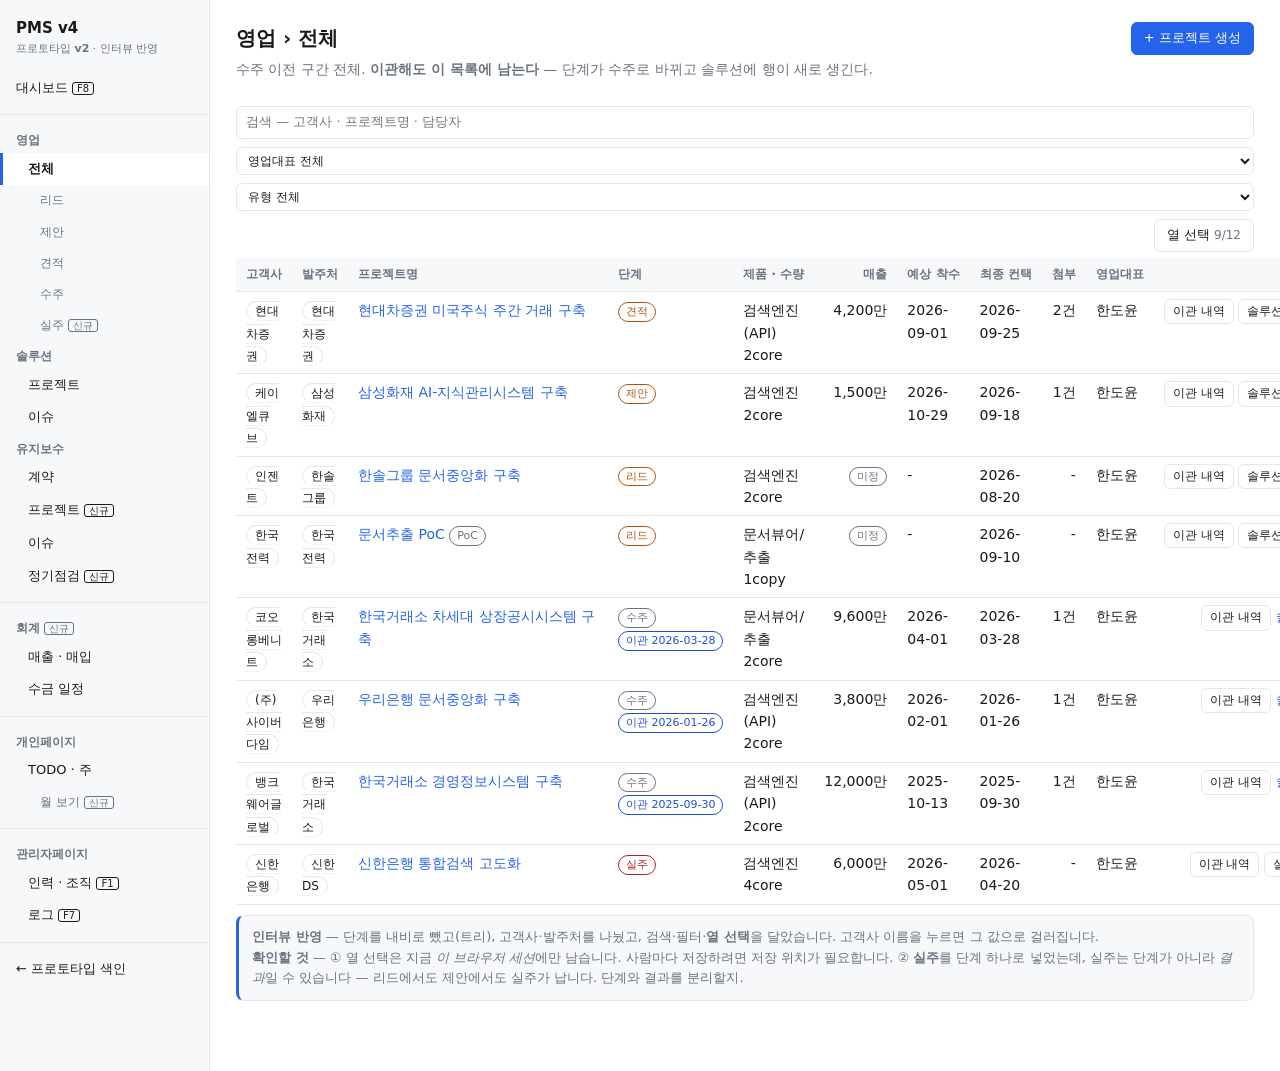
<file: prototype-v2/pms.html>
<!DOCTYPE html>
<html lang="ko">
<head>
<meta charset="utf-8">
<meta name="viewport" content="width=device-width, initial-scale=1">
<meta http-equiv="Cache-Control" content="no-store">
<title>PMS v4 프로토타입 v2</title>
<!-- ?v= 는 캐시 깨기용이다. file:// 에서는 새로고침해도 브라우저가 assets 를 다시 읽지 않아,
     고친 화면 대신 예전 화면을 보고 "안 고쳐졌다"고 판단하게 된다(2026-09-23 실측).
     assets 를 고치는 사이클마다 이 숫자를 올린다. -->
<link rel="stylesheet" href="assets/base.css?v=3">
<link rel="stylesheet" href="assets/v2.css?v=3">
</head>
<body>
<div class="shell">
  <nav class="side" id="side"></nav>
  <main class="main" id="main"></main>
</div>
<div id="modal"></div>
<!-- v1 파일(data.js · views.js)은 그대로 두고, v2 파일이 뒤에서 덮어쓴다.
     같은 이름으로 UI.route 를 다시 걸면 나중 것이 이긴다. -->
<script src="assets/data.js?v=3"></script>
<script src="assets/data-v2.js?v=3"></script>
<script src="assets/app.js?v=3"></script>
<script src="assets/views.js?v=3"></script>
<script src="assets/views-v2.js?v=3"></script>
</body>
</html>
</file>
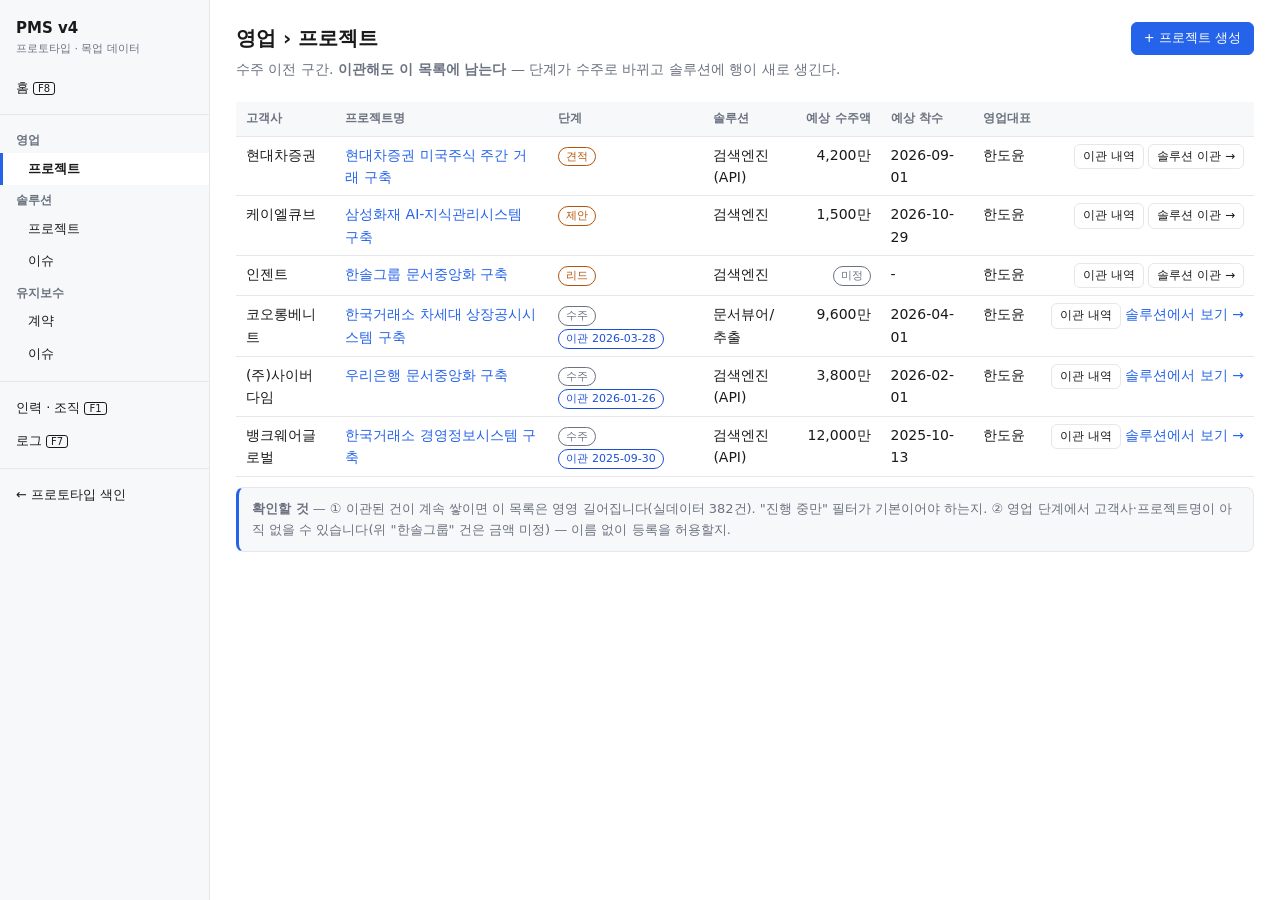
<file: prototype/pms.html>
<!DOCTYPE html>
<html lang="ko">
<head>
<meta charset="utf-8">
<meta name="viewport" content="width=device-width, initial-scale=1">
<meta http-equiv="Cache-Control" content="no-store">
<title>PMS v4 프로토타입</title>
<!-- ?v= 는 캐시 깨기용이다. file:// 에서는 새로고침해도 브라우저가 assets 를 다시 읽지 않아,
     고친 화면 대신 예전 화면을 보고 "안 고쳐졌다"고 판단하게 된다(2026-09-23 실측).
     assets 를 고치는 사이클마다 이 숫자를 올린다. -->
<link rel="stylesheet" href="assets/base.css?v=14">
</head>
<body>
<div class="shell">
  <nav class="side" id="side"></nav>
  <main class="main" id="main"></main>
</div>
<div id="modal"></div>
<script src="assets/data.js?v=14"></script>
<script src="assets/app.js?v=14"></script>
<script src="assets/views.js?v=14"></script>
</body>
</html>
</file>
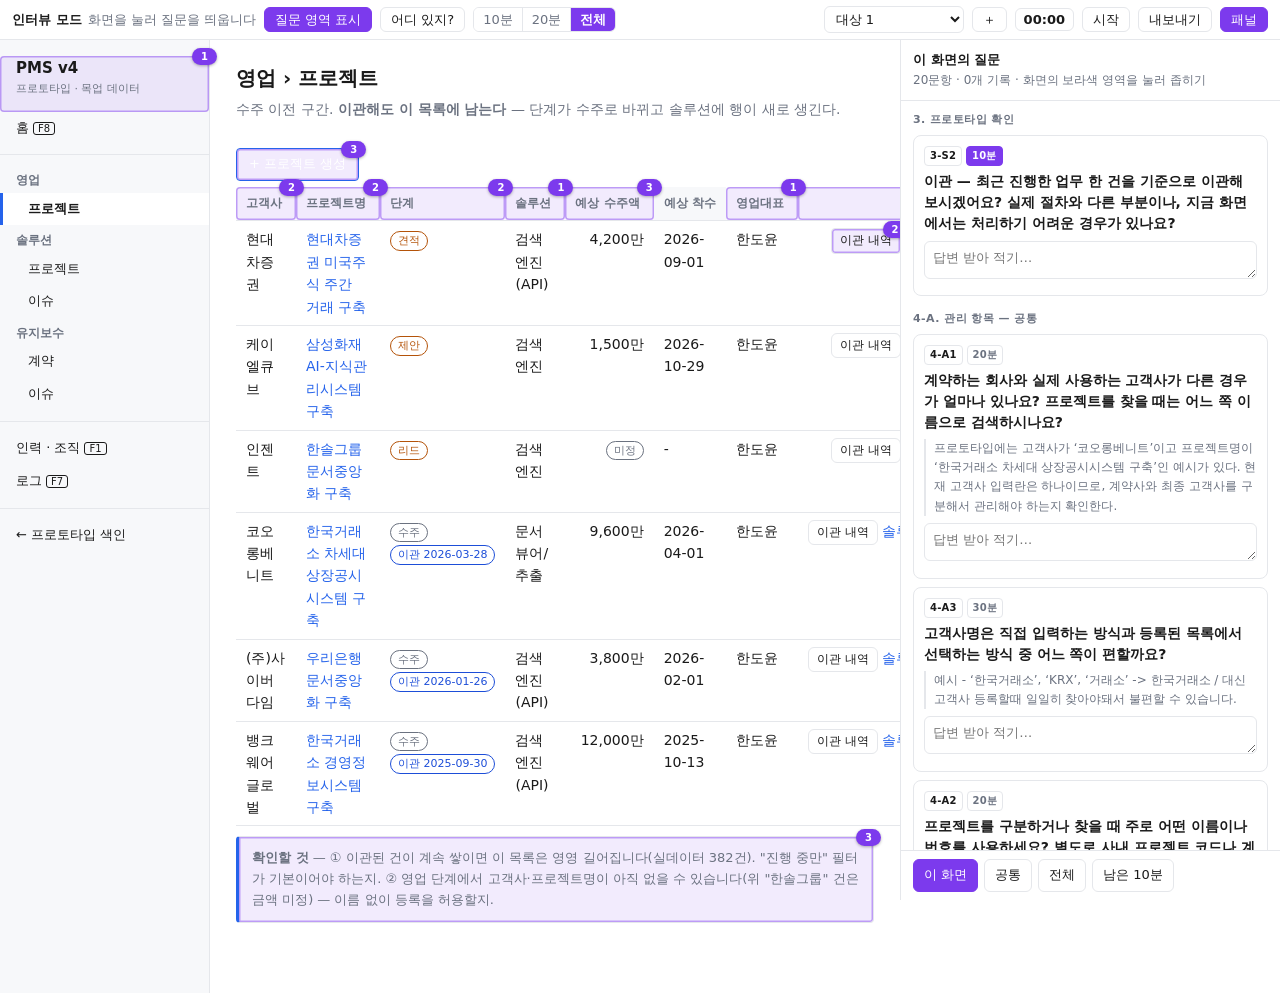
<file: docs/interviews/interview-live.html>
<!DOCTYPE html>
<html lang="ko">
<head>
<meta charset="utf-8">
<meta name="viewport" content="width=device-width, initial-scale=1">
<title>PMS 인터뷰 — 프로토타입 위에서</title>
<!-- 프로토타입 원본을 그대로 참조한다. 사본을 두지 않으므로 prototype/ 이 바뀌면 여기도 같이 바뀐다. -->
<link rel="stylesheet" href="../../prototype/assets/base.css">
<link rel="stylesheet" href="interview-overlay.css">
</head>
<body>
<div class="shell">
  <nav class="side" id="side"></nav>
  <main class="main" id="main"></main>
</div>
<div id="modal"></div>

<script src="../../prototype/assets/data.js"></script>
<script src="../../prototype/assets/app.js"></script>
<script src="../../prototype/assets/views.js"></script>
<script src="questions.js"></script>
<script src="interview-overlay.js"></script>
</body>
</html>
</file>
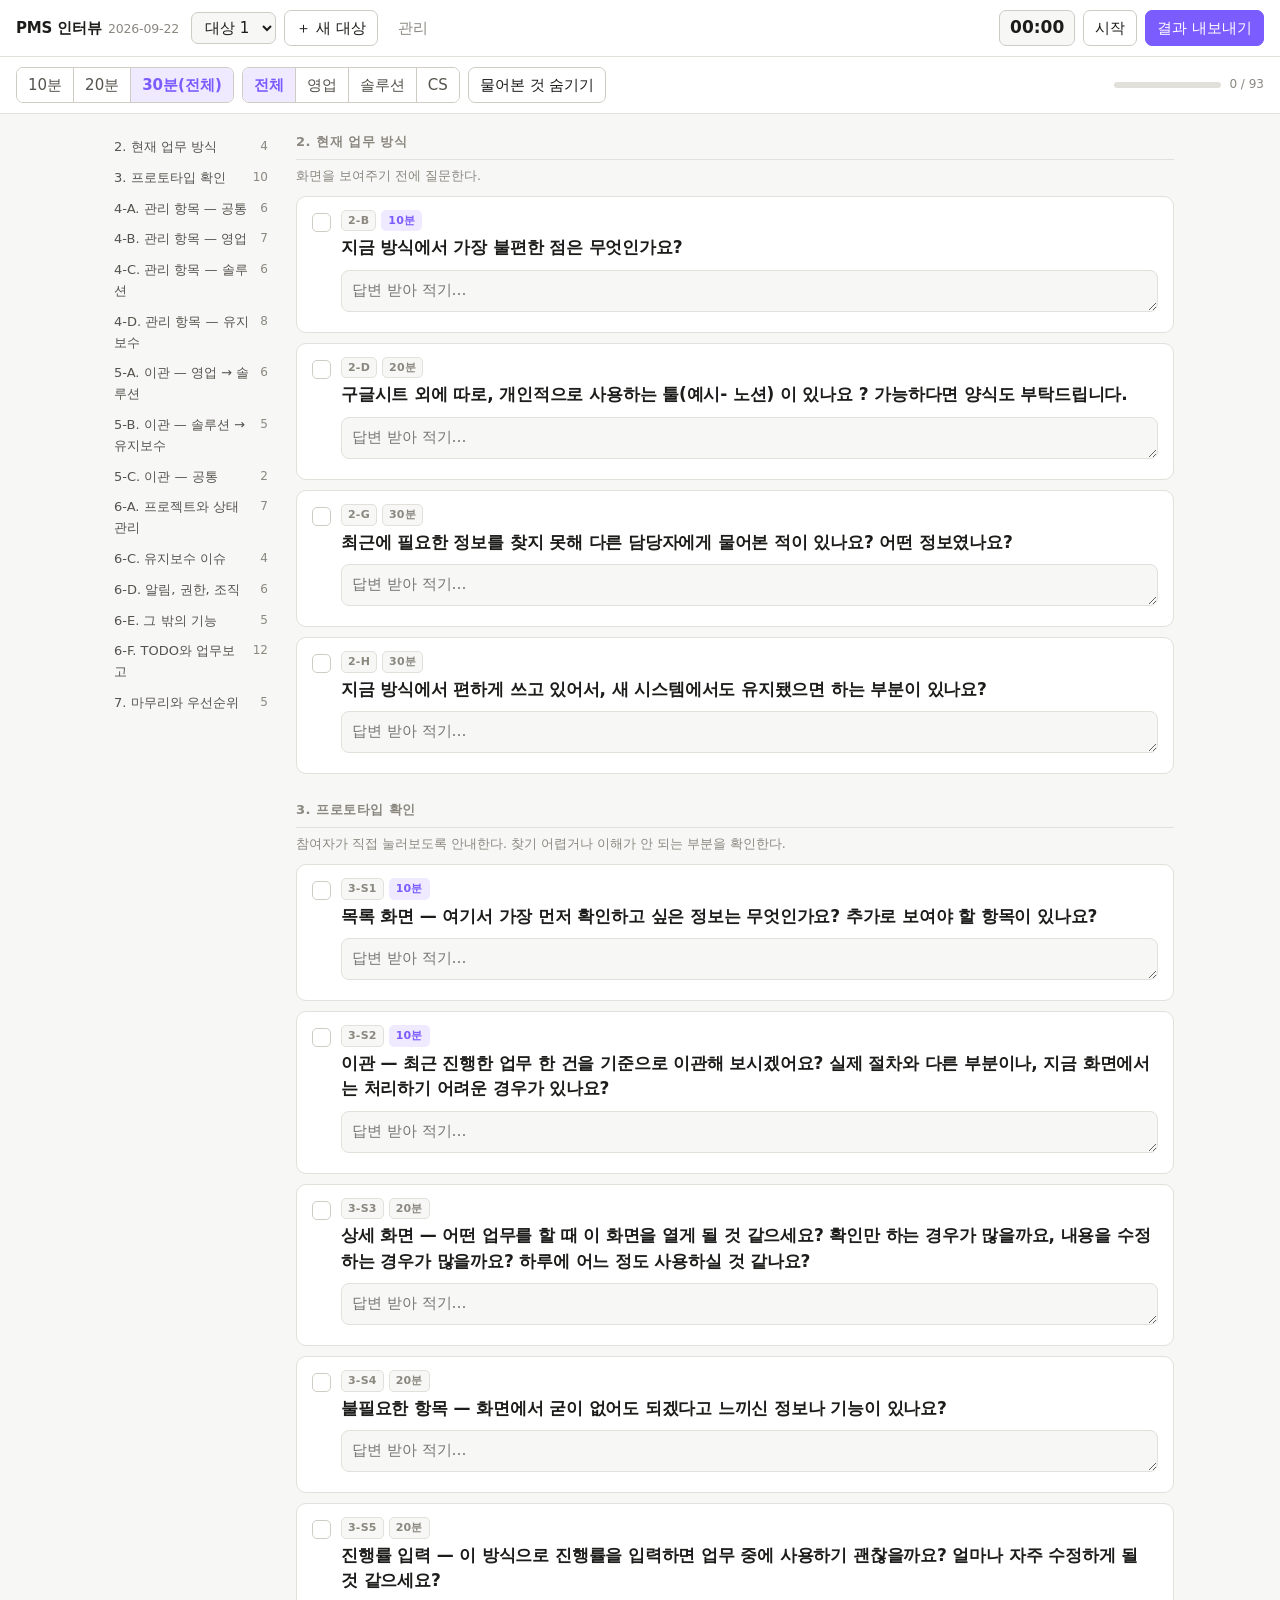
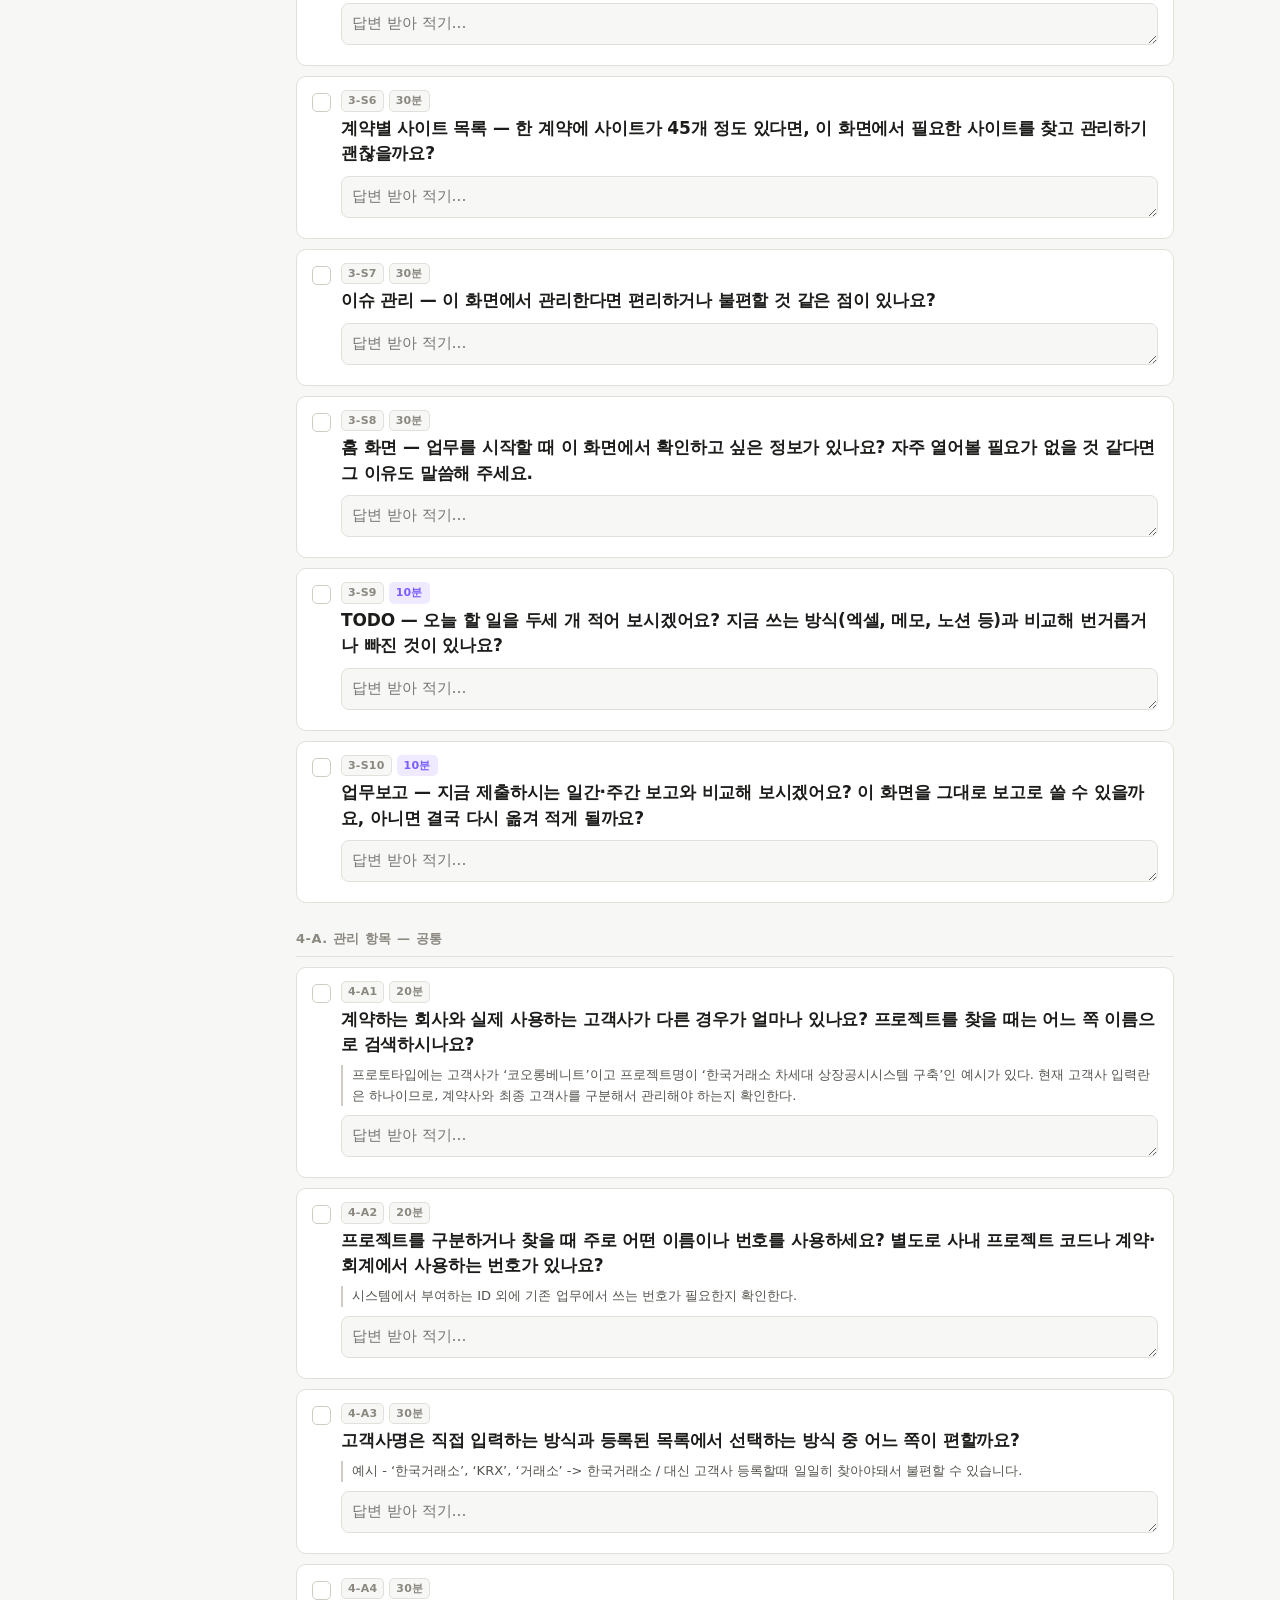
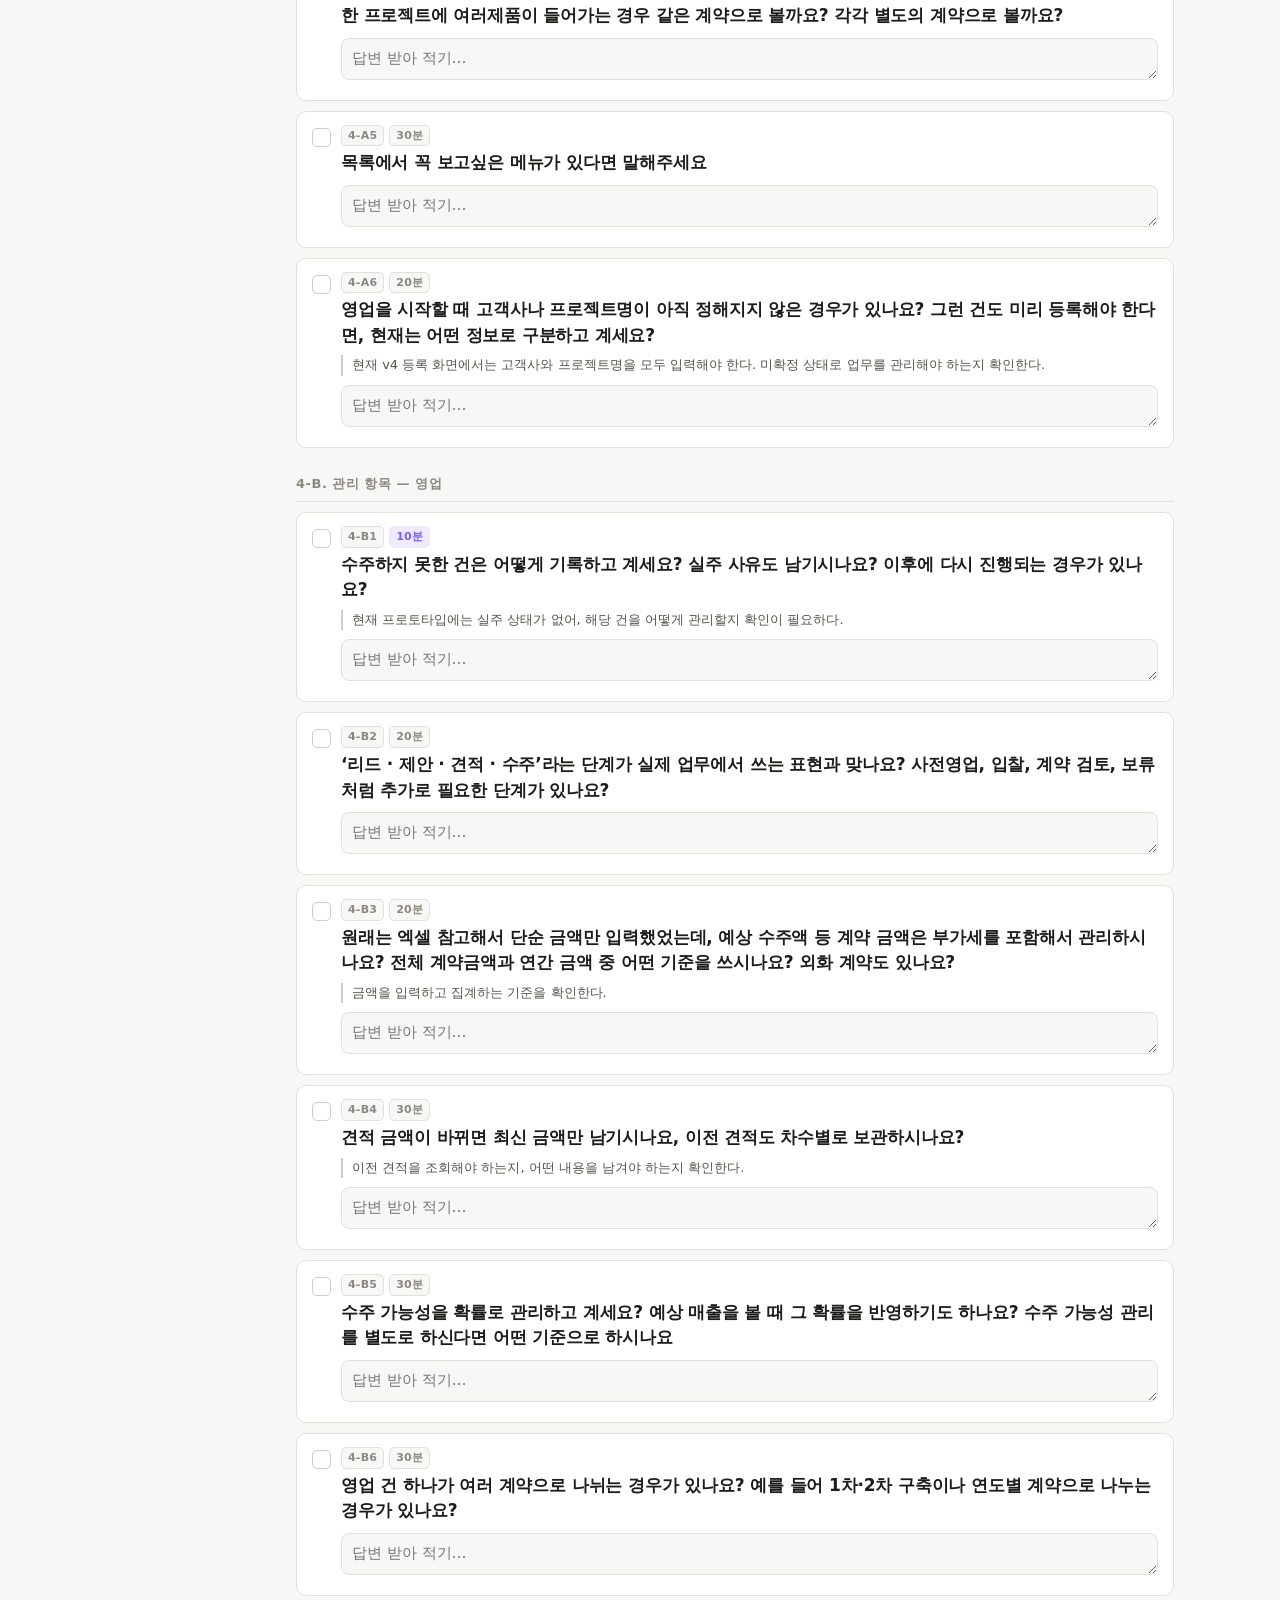
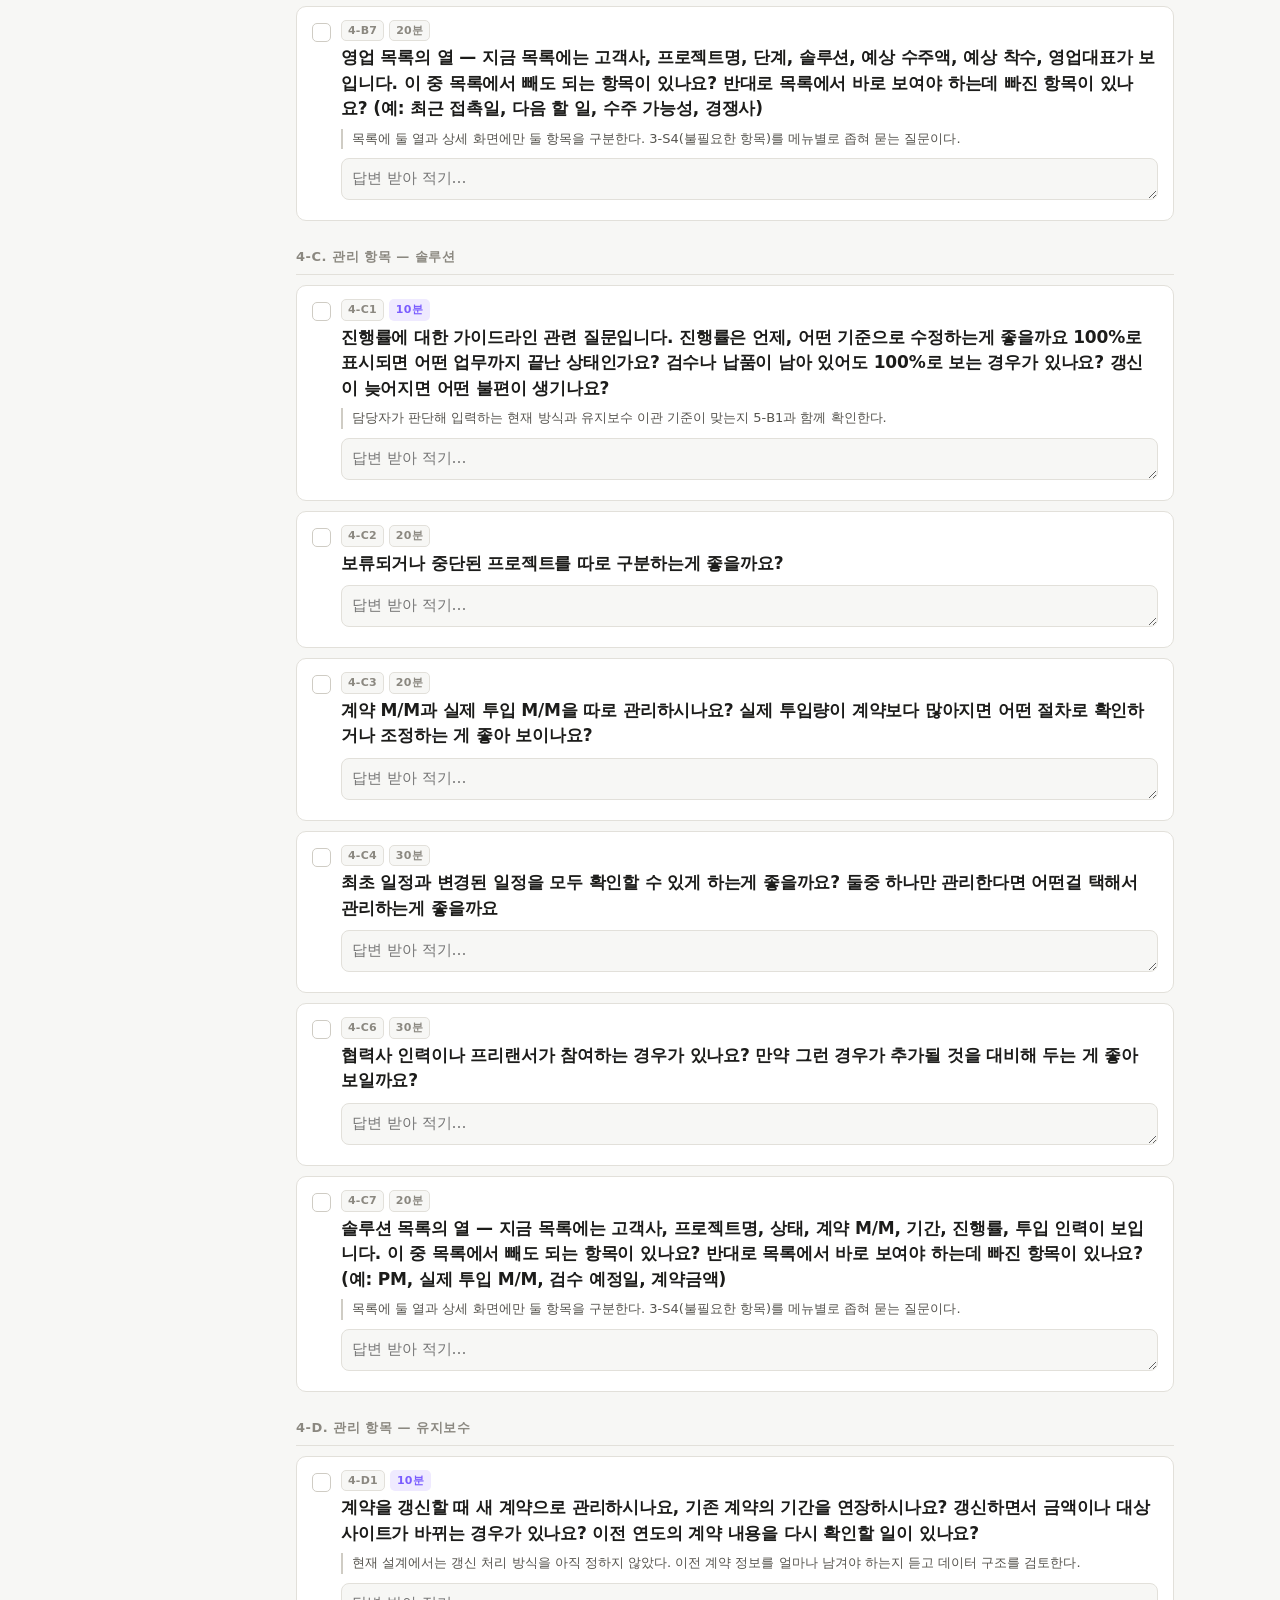
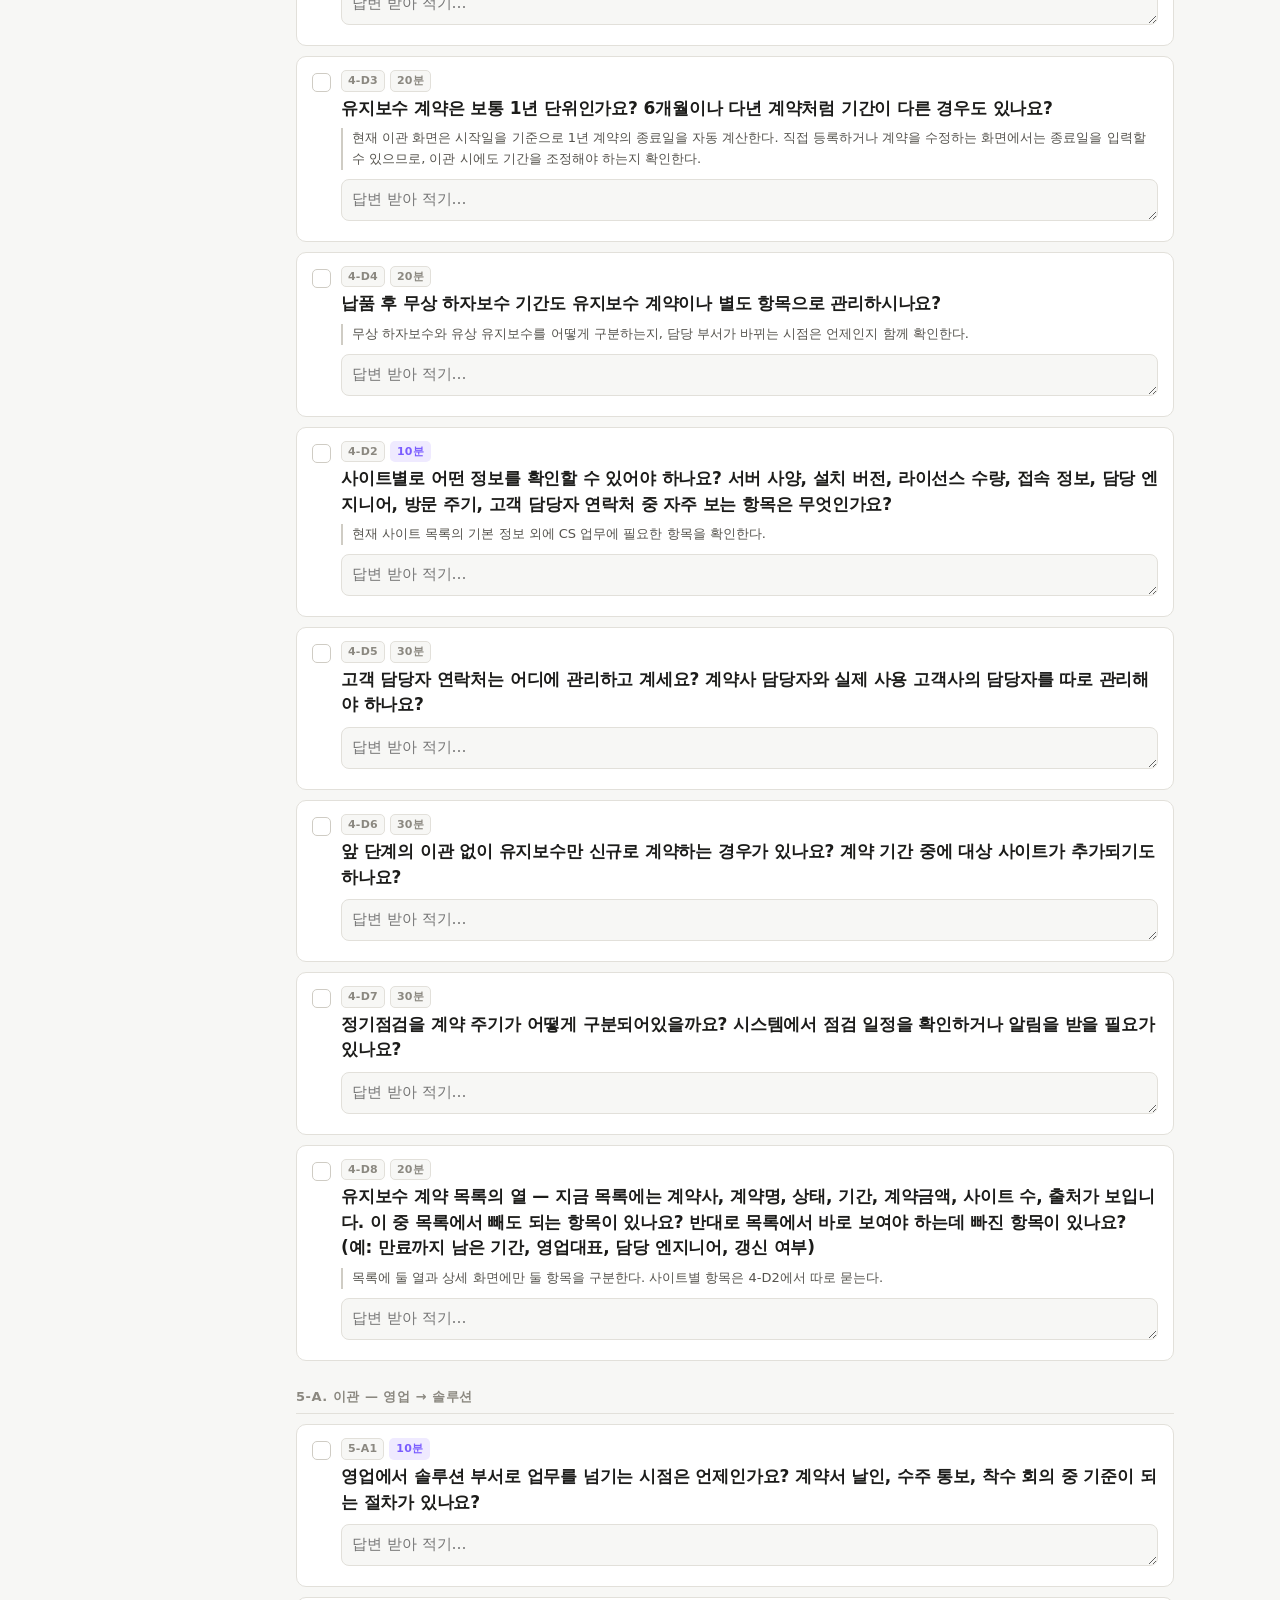
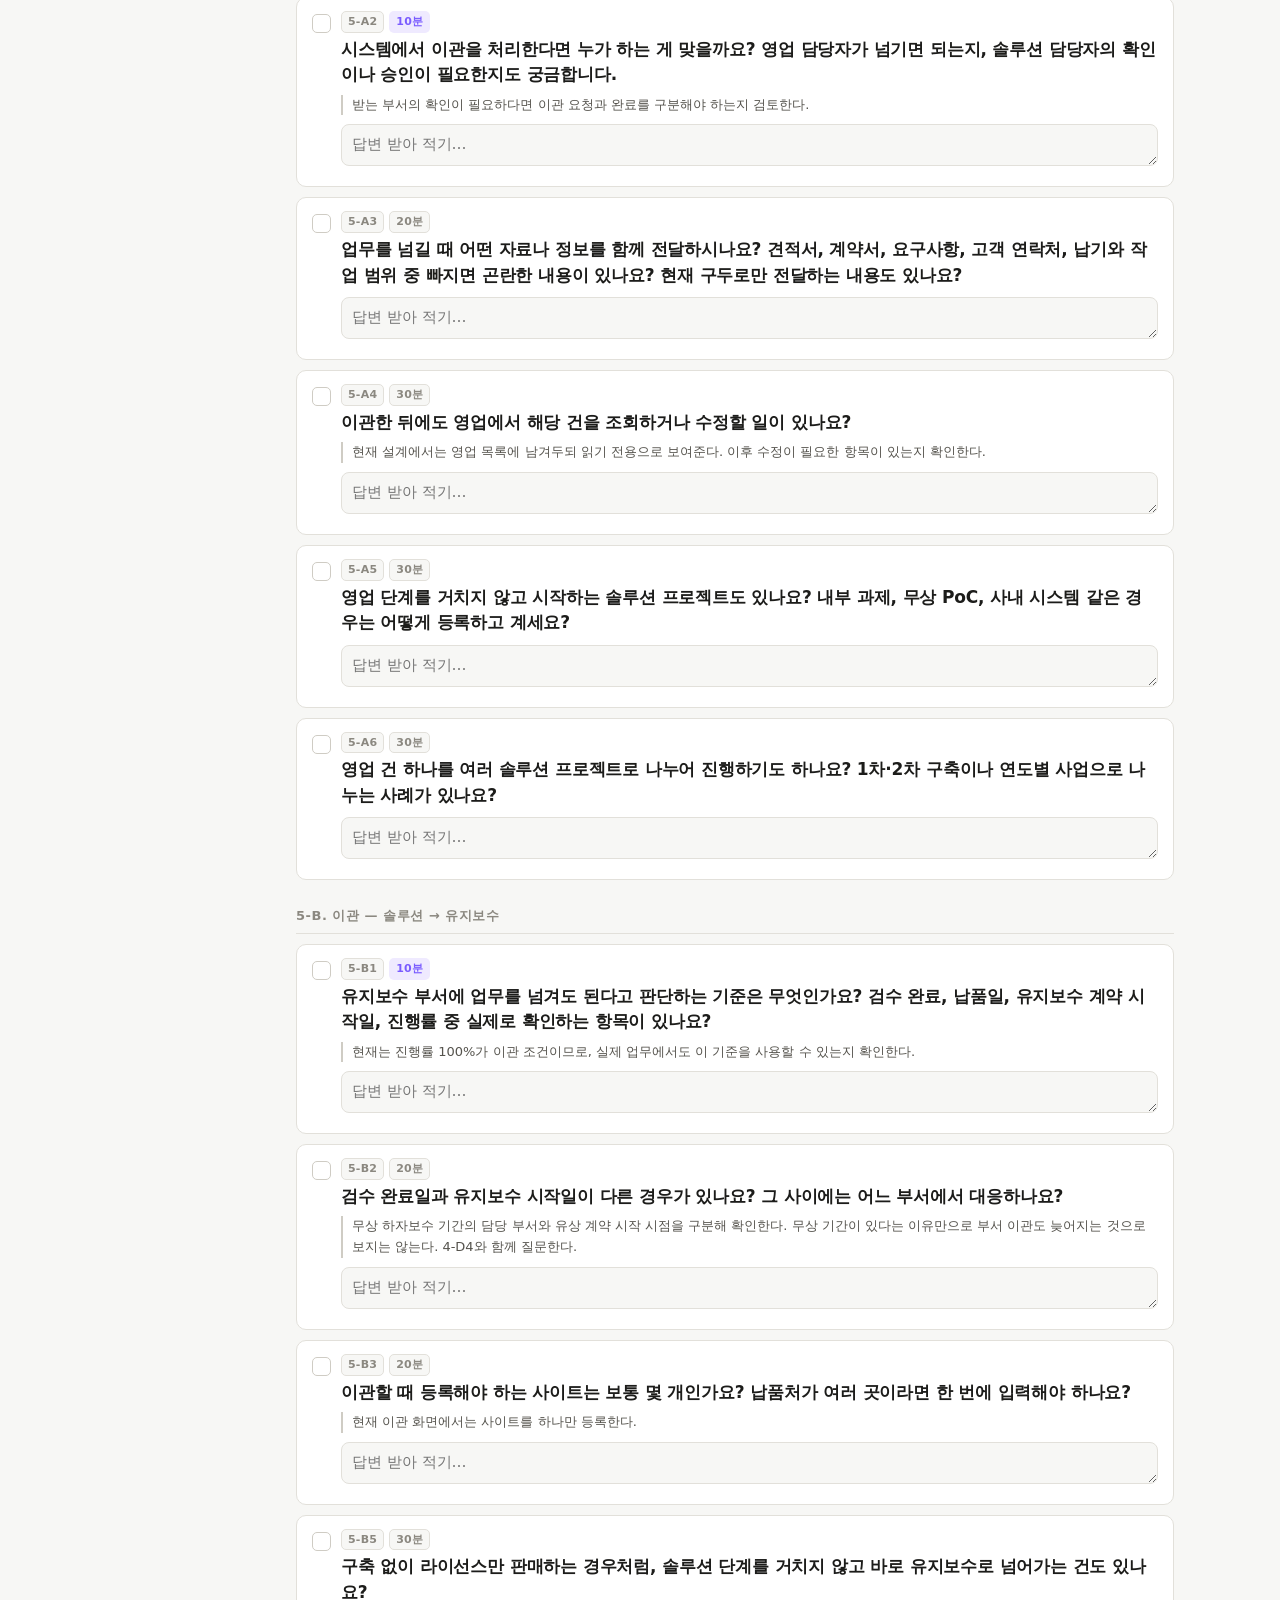
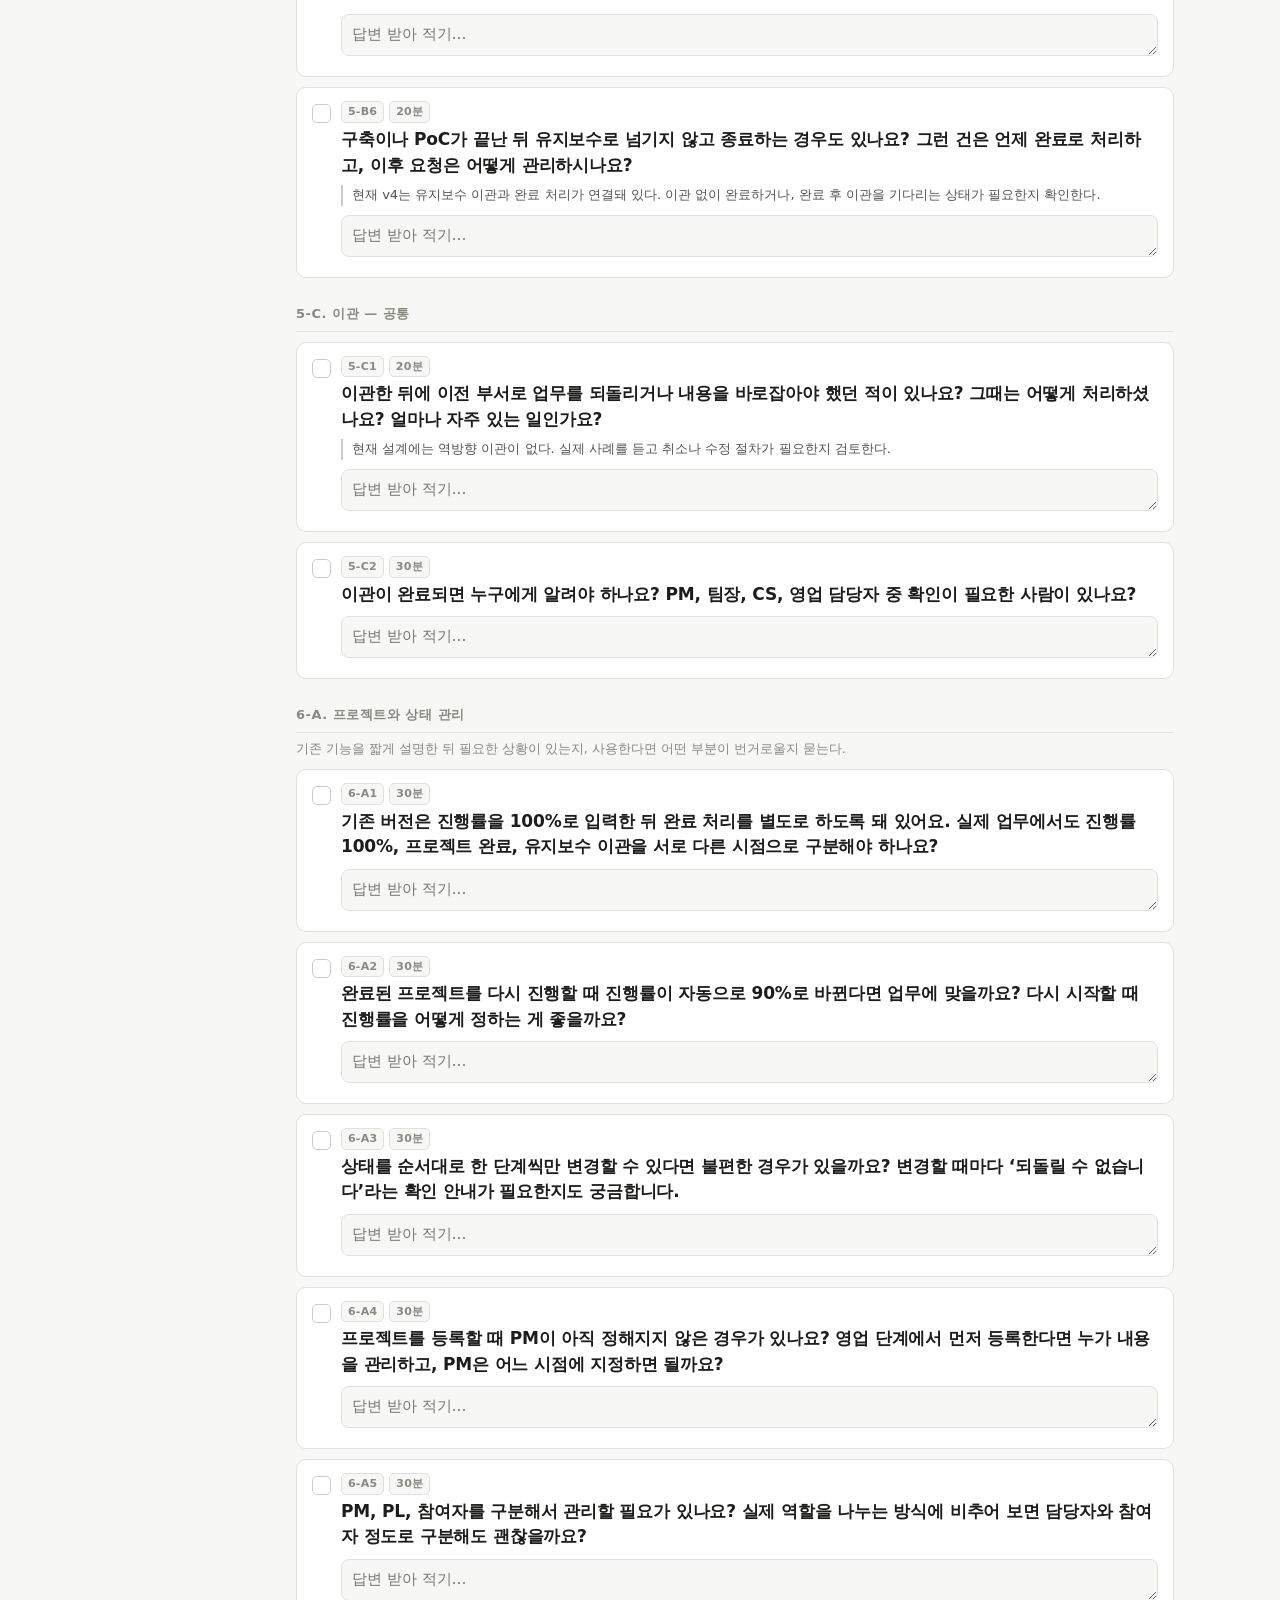
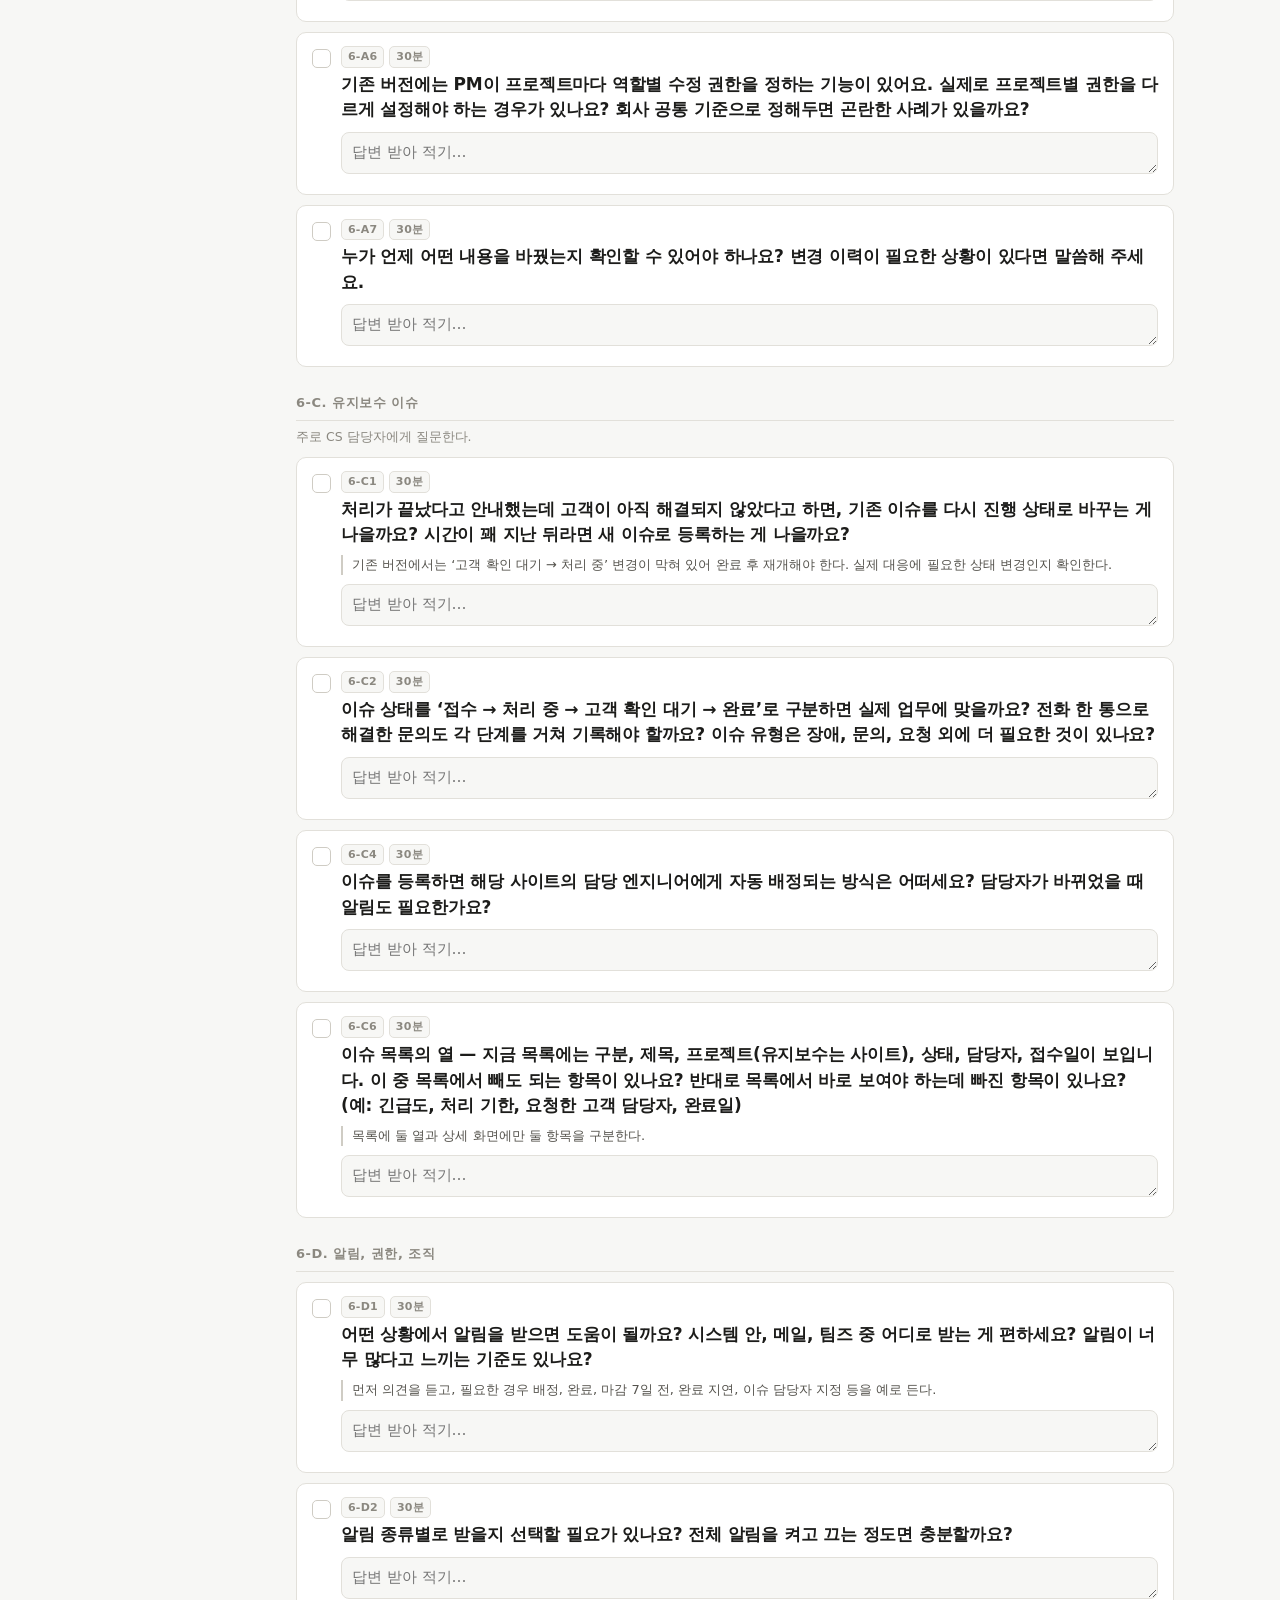
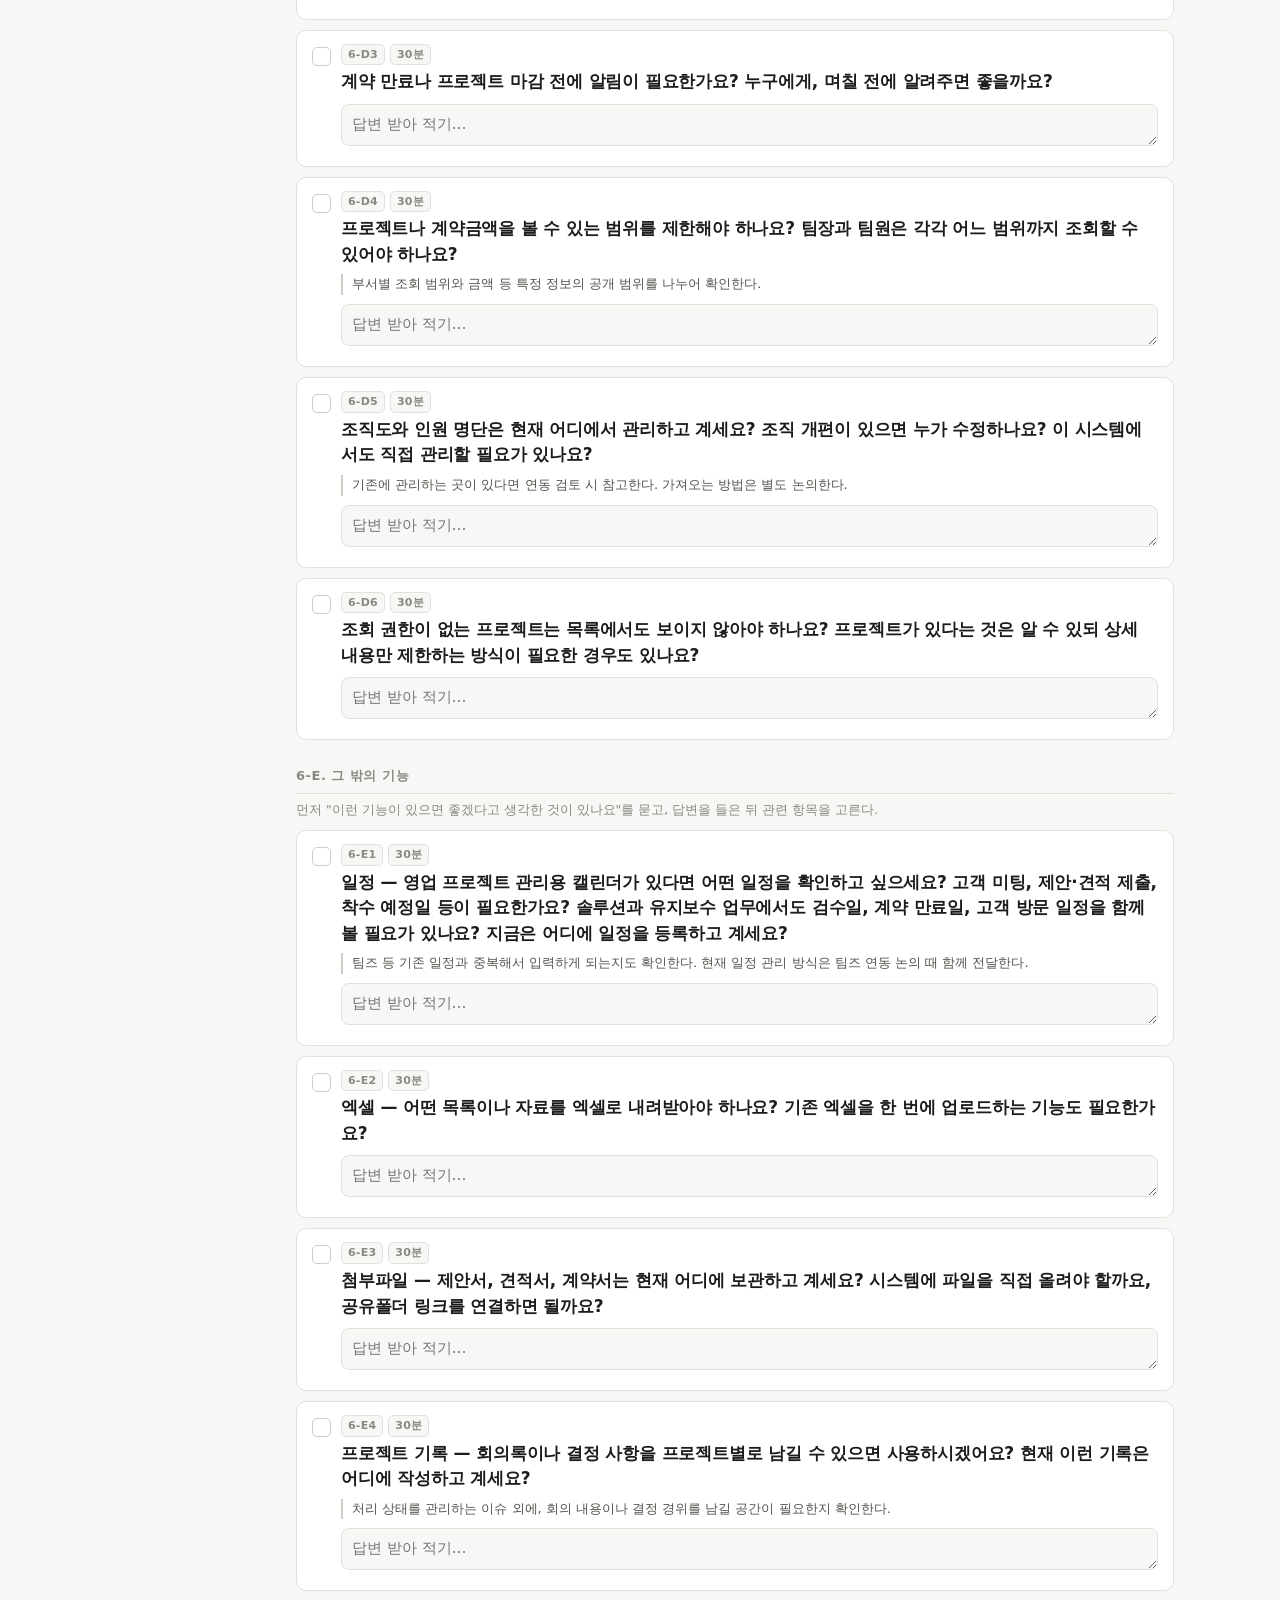
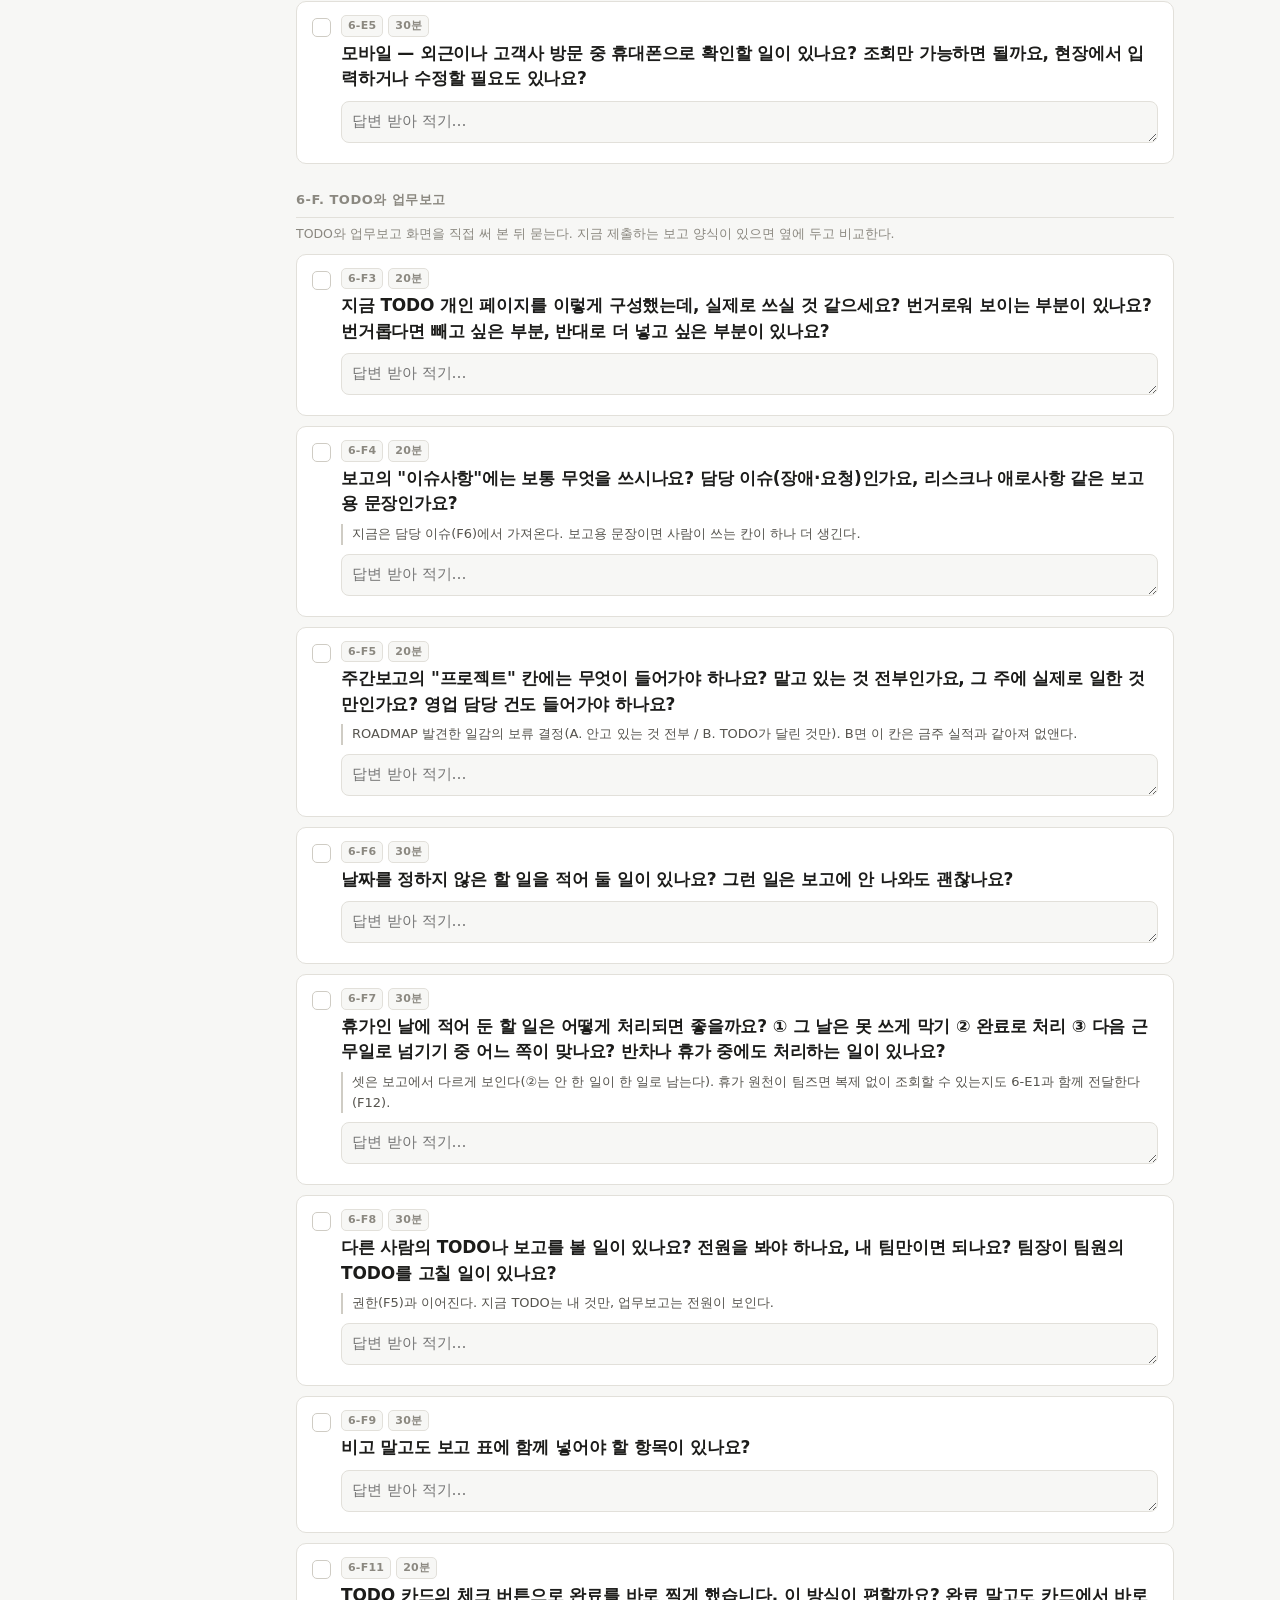
<file: docs/interviews/interview-runner.html>
<!doctype html>
<html lang="ko">
<head>
<meta charset="utf-8">
<meta name="viewport" content="width=device-width, initial-scale=1">
<title>PMS 인터뷰 진행</title>
<style>
  :root {
    --bg: #f7f7f5;
    --panel: #ffffff;
    --ink: #1c1c1a;
    --ink-2: #55534d;
    --ink-3: #8b8880;
    --line: #e2e0da;
    --line-2: #cfccc4;
    --accent: #7a5cff;
    --accent-soft: #efeaff;
    --warn: #b4531a;
    --warn-soft: #fdf0e6;
    --key: #0f7b6c;
    --key-soft: #e6f4f1;
    --done: #4b9560;
    --radius: 10px;
  }
  @media (prefers-color-scheme: dark) {
    :root:not([data-theme="light"]) {
      --bg: #17171a;
      --panel: #1f1f23;
      --ink: #eceae4;
      --ink-2: #b3afa6;
      --ink-3: #7d7a73;
      --line: #32323a;
      --line-2: #45454f;
      --accent: #a894ff;
      --accent-soft: #2b2545;
      --warn: #e8965c;
      --warn-soft: #3a2a1c;
      --key: #63c9b6;
      --key-soft: #17332e;
      --done: #6fb884;
    }
  }
  * { box-sizing: border-box; }
  html, body { margin: 0; padding: 0; }
  body {
    background: var(--bg);
    color: var(--ink);
    font: 15px/1.6 -apple-system, "Segoe UI", "Malgun Gothic", "맑은 고딕", system-ui, sans-serif;
    -webkit-font-smoothing: antialiased;
  }
  button, input, select, textarea { font: inherit; color: inherit; }
  button { cursor: pointer; }

  /* ── 헤더 ───────────────────────────── */
  header {
    position: sticky; top: 0; z-index: 20;
    background: var(--panel);
    border-bottom: 1px solid var(--line);
  }
  .bar {
    display: flex; flex-wrap: wrap; gap: 8px; align-items: center;
    padding: 10px 16px;
  }
  .bar + .bar { border-top: 1px solid var(--line); }
  .brand { font-weight: 700; letter-spacing: -.01em; margin-right: 4px; white-space: nowrap; }
  .brand small { font-weight: 400; color: var(--ink-3); margin-left: 6px; }
  .grow { flex: 1 1 auto; }

  input[type="text"], select {
    background: var(--bg);
    border: 1px solid var(--line-2);
    border-radius: 7px;
    padding: 5px 9px;
    min-width: 0;
  }
  input[type="text"]:focus, select:focus, textarea:focus {
    outline: 2px solid var(--accent); outline-offset: 1px;
  }

  .btn {
    background: var(--panel);
    border: 1px solid var(--line-2);
    border-radius: 7px;
    padding: 5px 11px;
    white-space: nowrap;
  }
  .btn:hover { border-color: var(--accent); color: var(--accent); }
  .btn.primary { background: var(--accent); border-color: var(--accent); color: #fff; }
  .btn.primary:hover { filter: brightness(1.08); color: #fff; }
  .btn.ghost { border-color: transparent; color: var(--ink-3); }
  .btn.ghost:hover { color: var(--accent); }

  /* 세그먼트 필터 */
  .seg { display: inline-flex; border: 1px solid var(--line-2); border-radius: 7px; overflow: hidden; }
  .seg button {
    background: var(--panel); border: 0; padding: 5px 11px;
    border-right: 1px solid var(--line-2); color: var(--ink-2);
  }
  .seg button:last-child { border-right: 0; }
  .seg button[aria-pressed="true"] { background: var(--accent-soft); color: var(--accent); font-weight: 600; }

  .timer {
    font-variant-numeric: tabular-nums; font-weight: 700; font-size: 17px;
    padding: 3px 10px; border-radius: 7px; background: var(--bg); border: 1px solid var(--line-2);
  }
  .timer.over { background: var(--warn-soft); color: var(--warn); border-color: var(--warn); }

  .progress-wrap { display: flex; align-items: center; gap: 8px; min-width: 150px; }
  .progress { flex: 1; height: 6px; background: var(--line); border-radius: 99px; overflow: hidden; }
  .progress > i { display: block; height: 100%; background: var(--done); width: 0; transition: width .2s; }
  .progress-label { font-size: 12px; color: var(--ink-3); white-space: nowrap; font-variant-numeric: tabular-nums; }

  /* ── 본문 ───────────────────────────── */
  .layout { display: flex; align-items: flex-start; gap: 20px; padding: 18px 16px 120px; max-width: 1100px; margin: 0 auto; }
  nav.toc {
    position: sticky; top: 104px;
    flex: 0 0 170px; font-size: 13px;
    max-height: calc(100vh - 130px); overflow-y: auto;
  }
  nav.toc a {
    display: flex; justify-content: space-between; gap: 6px;
    padding: 5px 8px; border-radius: 6px;
    color: var(--ink-2); text-decoration: none;
  }
  nav.toc a:hover { background: var(--accent-soft); color: var(--accent); }
  nav.toc a .n { color: var(--ink-3); font-variant-numeric: tabular-nums; font-size: 12px; }
  main { flex: 1 1 auto; min-width: 0; }

  .sec-title {
    font-size: 13px; font-weight: 700; letter-spacing: .04em;
    color: var(--ink-3); text-transform: uppercase;
    margin: 26px 0 10px; padding-bottom: 6px; border-bottom: 1px solid var(--line);
  }
  .sec-title:first-child { margin-top: 0; }

  .q {
    background: var(--panel); border: 1px solid var(--line);
    border-radius: var(--radius); padding: 13px 15px; margin-bottom: 10px;
  }
  .q.asked { border-color: var(--done); }
  .q.asked .q-head { opacity: .62; }
  .q-head { display: flex; gap: 10px; align-items: flex-start; }
  .q-check {
    flex: 0 0 auto; width: 19px; height: 19px; margin-top: 3px;
    border: 1.5px solid var(--line-2); border-radius: 5px; background: transparent;
    display: grid; place-items: center; color: transparent; font-size: 12px; padding: 0;
  }
  .q-check[aria-pressed="true"] { background: var(--done); border-color: var(--done); color: #fff; }
  .q-body { flex: 1 1 auto; min-width: 0; }
  .q-meta { display: flex; flex-wrap: wrap; gap: 5px; align-items: center; margin-bottom: 4px; }
  .tag {
    font-size: 11px; font-weight: 700; letter-spacing: .02em;
    padding: 1px 6px; border-radius: 5px; background: var(--bg); color: var(--ink-3);
    border: 1px solid var(--line);
  }
  .tag.t10 { background: var(--accent-soft); color: var(--accent); border-color: transparent; }
  .tag.warn { background: var(--warn-soft); color: var(--warn); border-color: transparent; }
  .tag.key { background: var(--key-soft); color: var(--key); border-color: transparent; }
  .tag.id { font-weight: 600; }
  .q-text { font-size: 17px; line-height: 1.5; font-weight: 600; letter-spacing: -.01em; }
  .q-why {
    margin-top: 7px; font-size: 13px; color: var(--ink-2);
    border-left: 2px solid var(--line-2); padding-left: 9px;
  }
  .q-why b { color: var(--ink); font-weight: 600; }
  textarea {
    width: 100%; margin-top: 9px; min-height: 42px; resize: vertical;
    background: var(--bg); border: 1px solid var(--line);
    border-radius: 8px; padding: 8px 10px; line-height: 1.55;
  }
  textarea.filled { background: var(--panel); border-color: var(--line-2); }

  .empty { color: var(--ink-3); padding: 40px 0; text-align: center; }

  /* ── 모달 ───────────────────────────── */
  .modal-bg {
    position: fixed; inset: 0; background: rgba(0,0,0,.45);
    display: grid; place-items: center; padding: 20px; z-index: 50;
  }
  .modal {
    background: var(--panel); border-radius: 12px; border: 1px solid var(--line-2);
    width: min(760px, 100%); max-height: 84vh; display: flex; flex-direction: column;
  }
  .modal h2 { margin: 0; padding: 14px 16px; font-size: 15px; border-bottom: 1px solid var(--line); }
  .modal .body { padding: 14px 16px; overflow: auto; }
  .modal .foot { padding: 12px 16px; border-top: 1px solid var(--line); display: flex; gap: 8px; justify-content: flex-end; flex-wrap: wrap; }
  .modal textarea { min-height: 300px; font-family: ui-monospace, Consolas, monospace; font-size: 12.5px; margin: 0; }

  .hint { font-size: 12.5px; color: var(--ink-3); }
  .sess-row { display: flex; gap: 8px; align-items: center; padding: 7px 0; border-bottom: 1px solid var(--line); }
  .sess-row:last-child { border-bottom: 0; }
  .sess-row .nm { flex: 1; min-width: 0; overflow: hidden; text-overflow: ellipsis; white-space: nowrap; }

  @media (max-width: 900px) {
    nav.toc { display: none; }
    .layout { padding: 14px 12px 100px; }
    .q-text { font-size: 16px; }
  }
</style>
</head>
<body>

<header>
  <div class="bar">
    <span class="brand">PMS 인터뷰<small>2026-09-22</small></span>
    <select id="sessSel" title="인터뷰 대상 전환"></select>
    <button class="btn" id="newSess">＋ 새 대상</button>
    <button class="btn ghost" id="manageSess">관리</button>
    <span class="grow"></span>
    <span class="timer" id="timer">00:00</span>
    <button class="btn" id="timerBtn">시작</button>
    <button class="btn primary" id="exportBtn">결과 내보내기</button>
  </div>
  <div class="bar">
    <span class="seg" id="tierSeg">
      <button data-tier="10" aria-pressed="false">10분</button>
      <button data-tier="20" aria-pressed="false">20분</button>
      <button data-tier="30" aria-pressed="true">30분(전체)</button>
    </span>
    <span class="seg" id="whoSeg">
      <button data-who="all" aria-pressed="true">전체</button>
      <button data-who="sales" aria-pressed="false">영업</button>
      <button data-who="solution" aria-pressed="false">솔루션</button>
      <button data-who="cs" aria-pressed="false">CS</button>
    </span>
    <button class="btn" id="hideAsked" aria-pressed="false">물어본 것 숨기기</button>
    <span class="grow"></span>
    <span class="progress-wrap">
      <span class="progress"><i id="bar"></i></span>
      <span class="progress-label" id="barLabel">0 / 0</span>
    </span>
  </div>
</header>

<div class="layout">
  <nav class="toc" id="toc"></nav>
  <main id="list"></main>
</div>

<script src="questions.js"></script>
<script>
/* 질문 데이터는 questions.js 한 곳에만 둔다 — interview-live.html 과 공유한다. */
var SECTIONS = IV.SECTIONS, Q = IV.Q;
var KEY = IV.KEY;
var store = load();
var view = { tier: 30, who: 'all', hideAsked: false };
var timerId = null, elapsed = 0;

function load() {
  try {
    var raw = localStorage.getItem(KEY);
    if (raw) { var o = JSON.parse(raw); if (o && o.sessions) { return o; } }
  } catch (e) { /* 저장소를 못 쓰는 브라우저에서도 화면은 돈다 */ }
  return { sessions: [newSession('대상 1')], current: 0 };
}
function save() {
  try { localStorage.setItem(KEY, JSON.stringify(store)); } catch (e) {}
}
function newSession(name) {
  return { name: name, who: 'all', date: new Date().toISOString().slice(0, 10),
           answers: {}, asked: {}, mins: 0, updatedAt: 0, exportedAt: 0 };
}
/* 내보낸 뒤에 고친 답변이 있는 세션 — 창을 닫기 전에 경고할 근거 */
function unsaved() {
  return store.sessions.filter(function (s) { return (s.updatedAt || 0) > (s.exportedAt || 0); });
}
function fileName(s) {
  var nm = (s.name || '대상').replace(/[\\/:*?"<>|]/g, '').replace(/\s+/g, '');
  return s.date + '-' + whoLabel(s.who) + '-' + nm + '.md';
}
function cur() { return store.sessions[store.current] || store.sessions[0]; }

/* ===========================================================
   렌더
   =========================================================== */
function visible() {
  var s = cur();
  return Q.filter(function (q) {
    if (q.tier > view.tier) { return false; }
    if (view.who !== 'all' && q.who.indexOf('common') < 0 && q.who.indexOf(view.who) < 0) { return false; }
    if (view.hideAsked && s.asked[q.id]) { return false; }
    return true;
  });
}

function render() {
  var s = cur(), list = visible();
  var main = document.getElementById('list');
  var toc = document.getElementById('toc');
  main.innerHTML = '';
  toc.innerHTML = '';

  if (!list.length) {
    main.innerHTML = '<p class="empty">조건에 맞는 질문이 없습니다. 필터를 풀어 보세요.</p>';
  }

  SECTIONS.forEach(function (sec) {
    var qs = list.filter(function (q) { return q.s === sec.id; });
    if (!qs.length) { return; }

    var a = document.createElement('a');
    a.href = '#' + sec.id;
    a.innerHTML = '<span>' + sec.title + '</span><span class="n">' + qs.length + '</span>';
    toc.appendChild(a);

    var h = document.createElement('div');
    h.className = 'sec-title';
    h.id = sec.id;
    h.textContent = sec.title;
    main.appendChild(h);
    if (sec.note) {
      var n = document.createElement('div');
      n.className = 'hint';
      n.style.margin = '-4px 0 10px';
      n.textContent = sec.note;
      main.appendChild(n);
    }

    qs.forEach(function (q) { main.appendChild(card(q, s)); });
  });

  var done = Q.filter(function (q) { return s.asked[q.id]; }).length;
  var total = visible().length + Q.filter(function (q) { return view.hideAsked && s.asked[q.id]; }).length;
  document.getElementById('bar').style.width = total ? (done / total * 100) + '%' : '0';
  document.getElementById('barLabel').textContent = done + ' / ' + total;
}

function card(q, s) {
  var el = document.createElement('div');
  el.className = 'q' + (s.asked[q.id] ? ' asked' : '');

  var tags = '<span class="tag id">' + q.id + '</span>';
  tags += '<span class="tag' + (q.tier === 10 ? ' t10' : '') + '">' + q.tier + '분</span>';

  el.innerHTML =
    '<div class="q-head">' +
      '<button class="q-check" aria-pressed="' + (s.asked[q.id] ? 'true' : 'false') + '" title="물어봤음 표시">✓</button>' +
      '<div class="q-body">' +
        '<div class="q-meta">' + tags + '</div>' +
        '<div class="q-text"></div>' +
        (q.why ? '<div class="q-why">' + q.why + '</div>' : '') +
      '</div>' +
    '</div>';
  el.querySelector('.q-text').textContent = q.q;

  var ta = document.createElement('textarea');
  ta.placeholder = '답변 받아 적기…';
  ta.value = s.answers[q.id] || '';
  if (ta.value) { ta.className = 'filled'; }
  autoGrow(ta);
  ta.addEventListener('input', function () {
    s.answers[q.id] = ta.value;
    s.updatedAt = Date.now();
    ta.className = ta.value ? 'filled' : '';
    autoGrow(ta);
    save();
  });
  el.querySelector('.q-body').appendChild(ta);

  el.querySelector('.q-check').addEventListener('click', function () {
    s.asked[q.id] = !s.asked[q.id];
    save();
    render();
  });
  return el;
}

function autoGrow(ta) {
  ta.style.height = 'auto';
  ta.style.height = Math.max(42, ta.scrollHeight + 2) + 'px';
}

/* ===========================================================
   세션
   =========================================================== */
function renderSessions() {
  var sel = document.getElementById('sessSel');
  sel.innerHTML = '';
  store.sessions.forEach(function (s, i) {
    var o = document.createElement('option');
    o.value = i;
    o.textContent = s.name + (s.who !== 'all' ? ' · ' + whoLabel(s.who) : '');
    sel.appendChild(o);
  });
  sel.value = store.current;
}
function whoLabel(w) {
  return { sales: '영업', solution: '솔루션', cs: 'CS', all: '전체', common: '공통' }[w] || w;
}

/* ===========================================================
   내보내기
   =========================================================== */
function toMarkdown() {
  var s = cur();
  var out = ['# 인터뷰 기록 — ' + s.name, '', '- 일시: ' + s.date, '- 소속: ' + whoLabel(s.who),
             '- 소요: ' + fmt(s.mins * 60 || elapsed), ''];
  SECTIONS.forEach(function (sec) {
    var qs = Q.filter(function (q) {
      return q.s === sec.id && ((s.answers[q.id] && s.answers[q.id].trim()) || s.asked[q.id]);
    });
    if (!qs.length) { return; }
    out.push('## ' + sec.title, '');
    qs.forEach(function (q) {
      out.push('**[' + q.id + '] ' + q.q + '**', '');
      var a = (s.answers[q.id] || '').trim();
      out.push(a ? a.split('\n').map(function (l) { return '> ' + l; }).join('\n') : '> _(물어봤으나 답 미기록)_');
      out.push('');
    });
  });
  var miss = Q.filter(function (q) {
    return q.tier === 10 && !s.asked[q.id] && !(s.answers[q.id] || '').trim();
  });
  if (miss.length) {
    out.push('## 못 물어본 10분 질문', '');
    miss.forEach(function (q) { out.push('- [' + q.id + '] ' + q.q); });
    out.push('');
  }
  return out.join('\n');
}
function fmt(sec) {
  var m = Math.floor(sec / 60), x = sec % 60;
  return (m < 10 ? '0' : '') + m + ':' + (x < 10 ? '0' : '') + x;
}

function openModal(title, html, buttons) {
  var bg = document.createElement('div');
  bg.className = 'modal-bg';
  bg.innerHTML = '<div class="modal"><h2></h2><div class="body"></div><div class="foot"></div></div>';
  bg.querySelector('h2').textContent = title;
  bg.querySelector('.body').innerHTML = html;
  var foot = bg.querySelector('.foot');
  (buttons || []).forEach(function (b) {
    var btn = document.createElement('button');
    btn.className = 'btn' + (b.primary ? ' primary' : '');
    btn.textContent = b.label;
    btn.addEventListener('click', function () { b.on(bg); });
    foot.appendChild(btn);
  });
  var close = document.createElement('button');
  close.className = 'btn ghost';
  close.textContent = '닫기';
  close.addEventListener('click', function () { bg.remove(); });
  foot.appendChild(close);
  bg.addEventListener('click', function (e) { if (e.target === bg) { bg.remove(); } });
  document.body.appendChild(bg);
  return bg;
}

/* ===========================================================
   배선
   =========================================================== */
document.getElementById('tierSeg').addEventListener('click', function (e) {
  var b = e.target.closest('button'); if (!b) { return; }
  view.tier = Number(b.dataset.tier);
  [].forEach.call(this.children, function (c) { c.setAttribute('aria-pressed', c === b); });
  render();
});
document.getElementById('whoSeg').addEventListener('click', function (e) {
  var b = e.target.closest('button'); if (!b) { return; }
  view.who = b.dataset.who;
  cur().who = view.who; save(); renderSessions();
  [].forEach.call(this.children, function (c) { c.setAttribute('aria-pressed', c === b); });
  render();
});
document.getElementById('hideAsked').addEventListener('click', function () {
  view.hideAsked = !view.hideAsked;
  this.setAttribute('aria-pressed', view.hideAsked);
  this.textContent = view.hideAsked ? '물어본 것 다시 보기' : '물어본 것 숨기기';
  render();
});
document.getElementById('sessSel').addEventListener('change', function () {
  store.current = Number(this.value); save();
  syncWho(); render();
});
document.getElementById('newSess').addEventListener('click', function () {
  var name = prompt('인터뷰 대상 이름 (또는 구분)', '대상 ' + (store.sessions.length + 1));
  if (!name) { return; }
  store.sessions.push(newSession(name));
  store.current = store.sessions.length - 1;
  elapsed = 0; stopTimer();
  save(); renderSessions(); syncWho(); render();
});
document.getElementById('manageSess').addEventListener('click', function () {
  var html = '<p class="hint">이름을 고치거나 삭제합니다. 답변은 이 브라우저에만 저장됩니다.</p><div id="rows"></div>';
  var bg = openModal('인터뷰 대상 관리', html, []);
  var rows = bg.querySelector('#rows');
  store.sessions.forEach(function (s, i) {
    var r = document.createElement('div');
    r.className = 'sess-row';
    var n = Q.filter(function (q) { return (s.answers[q.id] || '').trim(); }).length;
    r.innerHTML = '<input type="text" class="nm" value=""><span class="hint">' + n + '개 기록</span>' +
                  '<button class="btn ghost">삭제</button>';
    r.querySelector('input').value = s.name;
    r.querySelector('input').addEventListener('input', function () {
      s.name = this.value; save(); renderSessions();
    });
    r.querySelector('button').addEventListener('click', function () {
      if (store.sessions.length === 1) { alert('마지막 하나는 지울 수 없습니다.'); return; }
      if (!confirm('"' + s.name + '" 기록을 지웁니다. 되돌릴 수 없습니다.')) { return; }
      store.sessions.splice(i, 1);
      store.current = 0; save(); bg.remove(); renderSessions(); syncWho(); render();
    });
    rows.appendChild(r);
  });
});
document.getElementById('exportBtn').addEventListener('click', function () {
  var md = toMarkdown();
  var bg = openModal('결과 내보내기 — ' + cur().name,
    '<p class="hint">내려받은 파일은 <code>docs/interviews/results/</code> 에 옮겨 둡니다. ' +
    '이 페이지는 브라우저 안에만 기록을 들고 있어서, 내보내지 않으면 남지 않습니다.</p>' +
    '<textarea id="md"></textarea>',
    [
      { label: '전체 복사', primary: true, on: function (m) {
          var ta = m.querySelector('#md');
          ta.select();
          var ok = false;
          try { ok = document.execCommand('copy'); } catch (e) {}
          if (!ok && navigator.clipboard) { navigator.clipboard.writeText(ta.value).then(function(){}); }
          cur().exportedAt = Date.now(); save();
          this.textContent = '복사됨';
        } },
      { label: '.md 파일로 저장', on: function () {
          var blob = new Blob([md], { type: 'text/markdown;charset=utf-8' });
          var a = document.createElement('a');
          a.href = URL.createObjectURL(blob);
          a.download = fileName(cur());
          a.click();
          setTimeout(function () { URL.revokeObjectURL(a.href); }, 1000);
          cur().exportedAt = Date.now(); save();
        } }
    ]);
  bg.querySelector('#md').value = md;
});

/* 타이머 */
function stopTimer() {
  if (timerId) { clearInterval(timerId); timerId = null; }
  document.getElementById('timerBtn').textContent = '시작';
}
document.getElementById('timerBtn').addEventListener('click', function () {
  if (timerId) {
    stopTimer();
    cur().mins = Math.round(elapsed / 60); save();
  } else {
    this.textContent = '정지';
    timerId = setInterval(function () {
      elapsed += 1;
      var t = document.getElementById('timer');
      t.textContent = fmt(elapsed);
      t.className = 'timer' + (elapsed > view.tier * 60 ? ' over' : '');
    }, 1000);
  }
});

function syncWho() {
  view.who = cur().who || 'all';
  [].forEach.call(document.getElementById('whoSeg').children, function (c) {
    c.setAttribute('aria-pressed', c.dataset.who === view.who);
  });
}

window.addEventListener('beforeunload', function (e) {
  if (!unsaved().length) { return; }
  e.preventDefault();
  e.returnValue = '';   /* 문구는 브라우저가 정한다 */
});

renderSessions();
syncWho();
render();
</script>
</body>
</html>
</file>
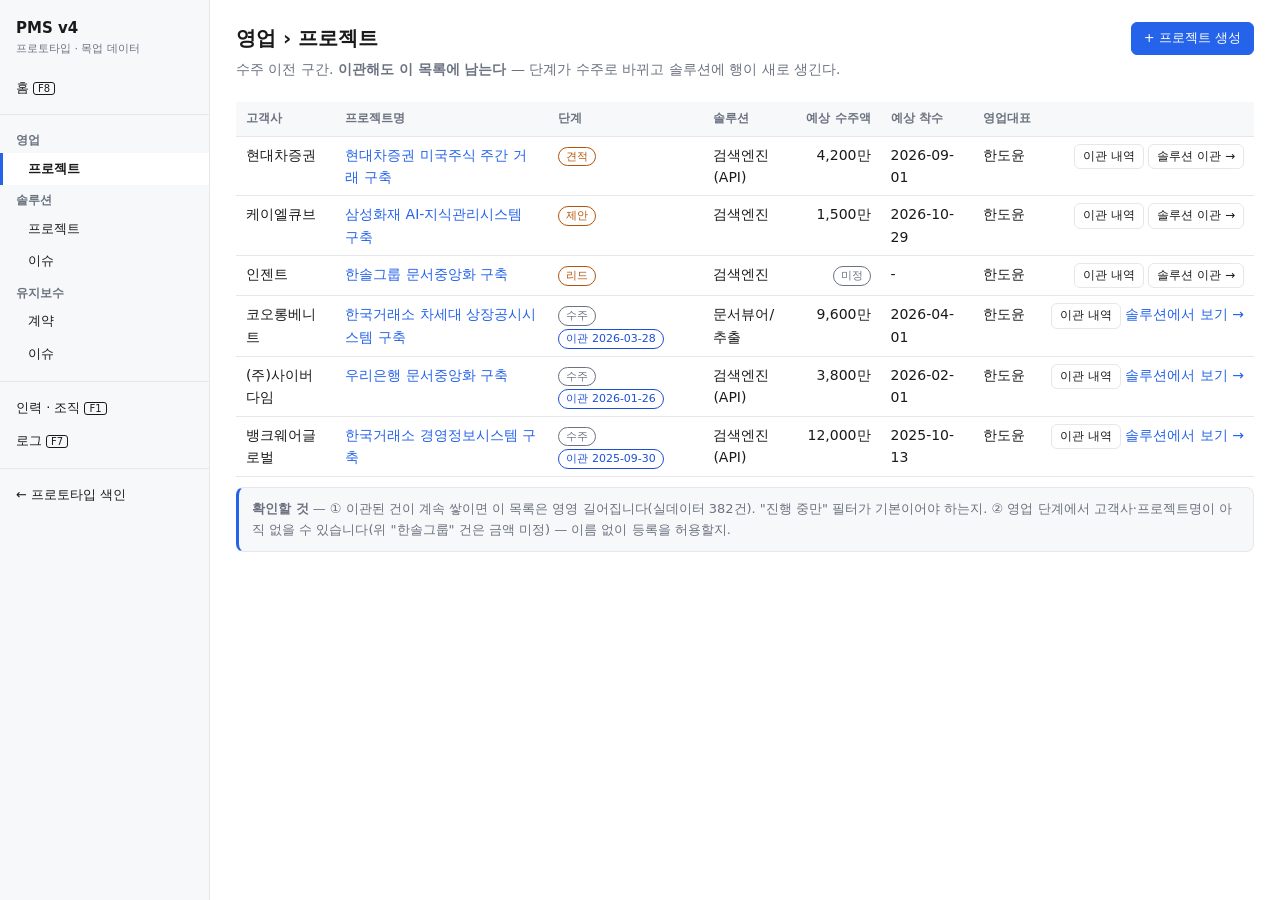
<file: prototype/snapshots/001-b0-backbone/pms.html>
<!DOCTYPE html>
<html lang="ko">
<head>
<meta charset="utf-8">
<meta name="viewport" content="width=device-width, initial-scale=1">
<title>PMS v4 프로토타입</title>
<link rel="stylesheet" href="assets/base.css">
</head>
<body>
<div class="shell">
  <nav class="side" id="side"></nav>
  <main class="main" id="main"></main>
</div>
<div id="modal"></div>
<script src="assets/data.js"></script>
<script src="assets/app.js"></script>
<script src="assets/views.js"></script>
</body>
</html>
</file>
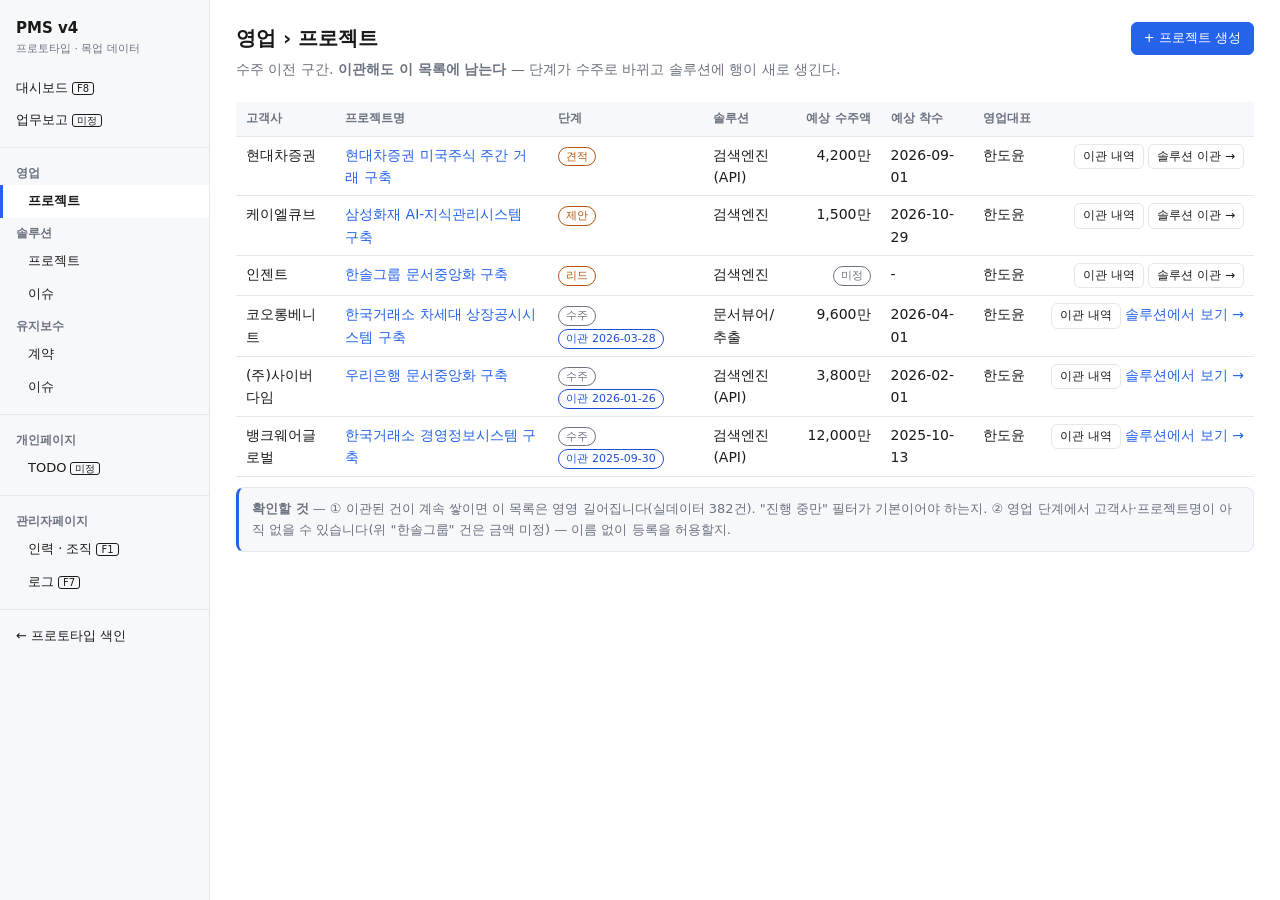
<file: prototype/snapshots/002-b0-todo-report/pms.html>
<!DOCTYPE html>
<html lang="ko">
<head>
<meta charset="utf-8">
<meta name="viewport" content="width=device-width, initial-scale=1">
<meta http-equiv="Cache-Control" content="no-store">
<title>PMS v4 프로토타입</title>
<!-- ?v= 는 캐시 깨기용이다. file:// 에서는 새로고침해도 브라우저가 assets 를 다시 읽지 않아,
     고친 화면 대신 예전 화면을 보고 "안 고쳐졌다"고 판단하게 된다(2026-09-23 실측).
     assets 를 고치는 사이클마다 이 숫자를 올린다. -->
<link rel="stylesheet" href="assets/base.css?v=10">
</head>
<body>
<div class="shell">
  <nav class="side" id="side"></nav>
  <main class="main" id="main"></main>
</div>
<div id="modal"></div>
<script src="assets/data.js?v=10"></script>
<script src="assets/app.js?v=10"></script>
<script src="assets/views.js?v=10"></script>
</body>
</html>
</file>
<file: prototype-v2/assets/base.css>
/* PMS v4 프로토타입 공용 스타일 — 빌드 없음. 버릴 물건이므로 단순하게 유지한다. */
:root {
  --bg: #ffffff; --fg: #1a1a1a; --muted: #6b7280; --line: #e5e7eb;
  --accent: #2563eb; --soft: #f7f8fa; --panel: #ffffff;
  --sales: #b45309; --solution: #1d4ed8; --maint: #047857;
  --warn: #b91c1c; --ok: #047857;
}
@media (prefers-color-scheme: dark) {
  :root:not([data-theme="light"]) {
    --bg: #14161a; --fg: #e8eaed; --muted: #9aa3af; --line: #2b2f36;
    --accent: #6ea8fe; --soft: #1b1e24; --panel: #181b21;
    --sales: #f0b357; --solution: #8ab4ff; --maint: #6ee7b7;
    --warn: #fca5a5; --ok: #6ee7b7;
  }
}
:root[data-theme="dark"] {
  --bg: #14161a; --fg: #e8eaed; --muted: #9aa3af; --line: #2b2f36;
  --accent: #6ea8fe; --soft: #1b1e24; --panel: #181b21;
  --sales: #f0b357; --solution: #8ab4ff; --maint: #6ee7b7;
  --warn: #fca5a5; --ok: #6ee7b7;
}

* { box-sizing: border-box; }
body {
  margin: 0; background: var(--bg); color: var(--fg);
  font: 14px/1.6 "Malgun Gothic", "맑은 고딕", -apple-system, system-ui, sans-serif;
}
a { color: var(--accent); text-decoration: none; }
a:hover { text-decoration: underline; }
h1 { font-size: 20px; margin: 0 0 4px; }
h2 { font-size: 15px; margin: 24px 0 8px; }
h3 { font-size: 13px; margin: 0 0 6px; color: var(--muted); font-weight: 600; }
p.lead { color: var(--muted); margin: 0 0 16px; }

/* ── 레이아웃 ─────────────────────────────────────────────── */
.shell { display: flex; min-height: 100vh; }
.side {
  width: 210px; flex: 0 0 210px; border-right: 1px solid var(--line);
  background: var(--soft); padding: 16px 0;
}
.side .brand { padding: 0 16px 14px; font-weight: 700; font-size: 15px; }
.side .brand small { display: block; font-weight: 400; color: var(--muted); font-size: 11px; }
.side hr { border: 0; border-top: 1px solid var(--line); margin: 10px 0; }
.side .group { padding: 6px 16px 2px; font-size: 12px; color: var(--muted); font-weight: 700; }
.side a.item, .side span.item {
  display: block; padding: 6px 16px 6px 28px; color: var(--fg); font-size: 13px;
}
.side a.item:hover { background: var(--panel); text-decoration: none; }
.side a.item.on { background: var(--panel); border-left: 3px solid var(--accent); padding-left: 25px; font-weight: 600; }
.side a.top { padding-left: 16px; }
.side span.item { color: var(--muted); }
.side .todo { font-size: 10px; border: 1px solid currentColor; border-radius: 3px; padding: 0 4px; margin-left: 4px; }
.main { flex: 1; min-width: 0; padding: 22px 26px 60px; }
.head { display: flex; align-items: flex-start; justify-content: space-between; gap: 12px; flex-wrap: wrap; }

/* ── 표 ───────────────────────────────────────────────────── */
table { width: 100%; border-collapse: collapse; margin: 6px 0 4px; }
th, td { text-align: left; padding: 7px 10px; border-bottom: 1px solid var(--line); vertical-align: top; }
th { background: var(--soft); font-weight: 600; font-size: 12px; color: var(--muted); white-space: nowrap; }
tbody tr:hover { background: var(--soft); }
td.num, th.num { text-align: right; white-space: nowrap; }
.empty { color: var(--muted); font-style: italic; padding: 20px 0; }

/* ── 조각 ─────────────────────────────────────────────────── */
.tag { display: inline-block; font-size: 11px; padding: 0 7px; border-radius: 999px; border: 1px solid currentColor; white-space: nowrap; }
.tag.sales { color: var(--sales); } .tag.solution { color: var(--solution); }
.tag.maint { color: var(--maint); } .tag.off { color: var(--muted); }
.tag.warn { color: var(--warn); }
.btn {
  font: inherit; font-size: 13px; padding: 5px 12px; border-radius: 6px;
  border: 1px solid var(--line); background: var(--panel); color: var(--fg); cursor: pointer;
}
.btn:hover { border-color: var(--accent); }
.btn.primary { background: var(--accent); border-color: var(--accent); color: #fff; }
.btn.small { font-size: 12px; padding: 2px 8px; }
.btn:disabled { opacity: .45; cursor: not-allowed; }
.btn:disabled:hover { border-color: var(--line); }
.note { background: var(--soft); border: 1px solid var(--line); border-radius: 8px; padding: 11px 13px; color: var(--muted); font-size: 13px; margin: 10px 0; }
.note.q { border-left: 3px solid var(--accent); }
.note ul { margin: 6px 0 0; padding-left: 18px; }
.note li { margin: 3px 0; }
.bar { height: 6px; background: var(--line); border-radius: 3px; overflow: hidden; min-width: 70px; }
.bar > i { display: block; height: 100%; background: var(--accent); }
.row { display: flex; gap: 8px; align-items: center; flex-wrap: wrap; }

/* ── 카드 · 블록 ──────────────────────────────────────────── */
.card { border: 1px solid var(--line); border-radius: 10px; padding: 14px 16px; background: var(--panel); margin: 10px 0; }
.card.sales { border-left: 4px solid var(--sales); }
.card.solution { border-left: 4px solid var(--solution); }
.card.maint { border-left: 4px solid var(--maint); }
.card.common { border-left: 4px solid var(--muted); }
.card .when { float: right; font-size: 12px; color: var(--muted); }
dl.kv { display: grid; grid-template-columns: 120px 1fr; gap: 4px 10px; margin: 6px 0 0; }
dl.kv dt { color: var(--muted); font-size: 13px; }
dl.kv dd { margin: 0; font-size: 13px; }
.grid { display: grid; grid-template-columns: repeat(auto-fill, minmax(260px, 1fr)); gap: 12px; }

/* ── TODO 주간 캘린더 · 보드 ──────────────────────────────── */
.weekcap { display: flex; justify-content: space-between; align-items: baseline; gap: 8px; margin: 14px 0 5px; font-size: 12px; color: var(--muted); font-weight: 700; }
.weekcap span:last-child { font-weight: 400; white-space: nowrap; }
.week { display: grid; grid-template-columns: repeat(5, minmax(0, 1fr)); grid-auto-rows: min-content; border: 1px solid var(--line); border-radius: 10px; overflow: hidden; background: var(--panel); }
.week .colbg { border-left: 1px solid var(--line); }
.week .colbg.first { border-left: 0; }
.week .colbg.today { background: var(--soft); }
.week .colbg.holiday { background: repeating-linear-gradient(-45deg, transparent 0 7px, var(--soft) 7px 14px); }
.week .dh { display: flex; align-items: center; justify-content: space-between; gap: 4px; padding: 7px 7px 5px; font-size: 12px; color: var(--muted); }
.week .day { min-height: 210px; padding: 2px 7px 30px; position: relative; }
.week .dh .hol { color: var(--warn); font-size: 11px; }
.week .dnum { font-weight: 700; }
.week .dh.today .dnum { background: var(--warn); color: var(--bg); border-radius: 999px; padding: 0 6px; }
/* 이어진 도막 — 날짜 칸 안쪽 흐름에 놓고 폭만 칸 수만큼 늘린다.
   걸쳐 있는 칸에는 같은 카드를 숨겨 넣어 자리만 잡는다(ghost) — 폭이 같아 높이가 정확히 맞는다. */
.week .slot { margin-bottom: 6px; overflow: hidden; }
.week .slot > .tcard { margin-bottom: 0; }
.week .barslot { position: relative; z-index: 2; }
.week .slot.ghost { visibility: hidden; pointer-events: none; }
/* 주말 칸 — 펼쳤을 때만 생긴다. 평일과 같은 무게로 두면 주가 어디서 끝나는지 안 보인다 */
.week .colbg.wknd { background: var(--soft); }
.week .dh.wknd { color: var(--warn); }
.week.wide .day { min-height: 170px; }
.day .plus { position: absolute; left: 7px; right: 7px; bottom: 7px; display: flex; gap: 4px; opacity: 0; }
.day .plus .btn { padding: 2px 6px; }
.day .plus .btn.grow { flex: 1; }
.day:hover .plus, .day:focus-within .plus { opacity: 1; }
.tcard { border: 1px solid var(--line); border-radius: 8px; background: var(--bg); padding: 6px 8px; margin-bottom: 6px; cursor: pointer; }
.tcard:hover { border-color: var(--accent); }
.tcard.late { border-color: var(--warn); }
.tcard.other { background: var(--soft); }
label.pick { display: flex; gap: 8px; align-items: flex-start; border: 1px solid var(--line); border-radius: 8px; padding: 8px 10px; margin: 6px 0 0; cursor: pointer; font-size: 13px; }
label.pick:hover { border-color: var(--accent); }
label.pick input { width: auto; flex: 0 0 auto; margin-top: 2px; }
label.pick .when { color: var(--muted); font-size: 11px; }
.chips { display: flex; flex-wrap: wrap; gap: 5px; margin: 2px 0 4px; }
.chip { font: inherit; font-size: 12px; padding: 2px 8px; border-radius: 999px; border: 1px solid var(--line); background: var(--panel); color: var(--fg); cursor: pointer; }
.chip:hover { border-color: var(--warn); color: var(--warn); }
.tcard .th { display: flex; align-items: flex-start; gap: 6px; }
.tcard .tt { font-size: 13px; font-weight: 600; line-height: 1.35; flex: 1; min-width: 0; }
.tcard.done .tt { color: var(--muted); text-decoration: line-through; }
/* 완료 버튼 — 카드를 열지 않고 체크만으로 끝낸다 */
.tcard .tdone {
  flex: 0 0 16px; width: 16px; height: 16px; margin-top: 1px; padding: 0;
  border: 1px solid var(--muted); border-radius: 4px; background: var(--panel);
  color: transparent; font-size: 11px; line-height: 1; cursor: pointer;
}
.tcard .tdone:hover { border-color: var(--ok); color: var(--muted); }
.tcard .tdone.on { background: var(--ok); border-color: var(--ok); color: #fff; }
.tcard .tp { display: flex; align-items: center; gap: 4px; margin-top: 4px; font-size: 11px; color: var(--muted); }
.tcard .dot { flex: 0 0 8px; width: 8px; height: 8px; border-radius: 2px; }
.tcard .name { overflow: hidden; text-overflow: ellipsis; white-space: nowrap; }
.tag.done { color: var(--ok); }
.board { display: grid; grid-template-columns: repeat(3, minmax(0, 1fr)); gap: 12px; }
.board .col { background: var(--soft); border: 1px solid var(--line); border-radius: 10px; padding: 9px; min-height: 180px; }
.board .col h3 { display: flex; justify-content: space-between; }
.strip { border: 1px dashed var(--line); border-radius: 10px; padding: 9px 11px; margin: 10px 0; }
.strip .row { align-items: flex-start; }
.strip .tcard { width: 210px; margin-bottom: 0; }
.planbox { border: 1px solid var(--line); border-radius: 10px; background: var(--panel); padding: 9px 12px; margin: 0 0 8px; }
.planbox h3 { display: flex; align-items: center; gap: 8px; margin: 0 0 5px; }
.planbox h3 span { font-weight: 400; font-size: 11px; }
.planbox h3 .btn { margin-left: auto; }
.planbox .ptext, table.report .ptext { font-size: 13px; line-height: 1.55; color: var(--fg); }
table.report .ptext { font-size: 12px; }

/* 업무보고 표 — 사내 양식 모양(부서 · 성명 · 항목 × 기간). 칸이 많아 세로선을 넣는다 */
table.report { table-layout: auto; }
table.report th, table.report td { border: 1px solid var(--line); vertical-align: top; font-size: 12px; }
table.report th { text-align: center; }
table.report td.who { width: 1%; white-space: nowrap; font-weight: 600; font-size: 12px; }
table.report td.who .org { font-weight: 400; color: var(--muted); font-size: 11px; white-space: nowrap; }
table.report td.item { width: 1%; white-space: nowrap; background: var(--soft); color: var(--muted); font-weight: 700; text-align: center; }
table.report td.remark { color: var(--muted); width: 180px; }
table.report ul { margin: 0; padding-left: 15px; }
table.report ul.grp { padding-left: 0; list-style: none; }
table.report ul.grp > li { margin: 0 0 7px; }
table.report ul.grp > li:last-child { margin-bottom: 0; }
table.report .ghead { display: block; color: var(--fg); font-size: 12px; }
table.report ul.grp ul { margin: 2px 0 0; padding-left: 14px; }
table.report li { margin: 2px 0; }
table.report tbody tr:hover { background: transparent; }

/* 이관 내역 — 저장하지 않고 영역별 행의 openedAt/closedAt 에서 파생한다 */
ol.timeline { list-style: none; margin: 8px 0 0; padding: 0 0 0 4px; border-left: 2px solid var(--line); }
ol.timeline li { position: relative; padding: 0 0 11px 16px; font-size: 13px; }
ol.timeline li::before {
  content: ''; position: absolute; left: -6px; top: 7px;
  width: 9px; height: 9px; border-radius: 50%; background: var(--muted);
}
ol.timeline li.sales::before { background: var(--sales); }
ol.timeline li.solution::before { background: var(--solution); }
ol.timeline li.maint::before { background: var(--maint); }
ol.timeline li.now::before { box-shadow: 0 0 0 3px var(--soft), 0 0 0 4px currentColor; }
ol.timeline time { color: var(--muted); margin-right: 9px; font-size: 12px; }
ol.timeline .src { color: var(--muted); font-size: 11px; margin-top: 2px; }
ol.timeline summary { cursor: pointer; list-style: none; }
ol.timeline summary::-webkit-details-marker { display: none; }
ol.timeline summary::after { content: '펼치기'; color: var(--muted); font-size: 11px; margin-left: 7px; }
ol.timeline details[open] summary::after { content: '접기'; }
ol.timeline summary:hover::after { text-decoration: underline; }
ol.timeline details[open] { padding-bottom: 4px; }
ol.timeline dl.kv { grid-template-columns: 84px 1fr; gap: 2px 8px; margin: 6px 0 0; }
ol.timeline dl.kv dt, ol.timeline dl.kv dd { font-size: 12px; }

/* ── 모달 ─────────────────────────────────────────────────── */
.mask { position: fixed; inset: 0; background: rgba(0,0,0,.45); display: flex; align-items: center; justify-content: center; padding: 16px; z-index: 50; }
.modal { background: var(--panel); border: 1px solid var(--line); border-radius: 12px; width: 100%; max-width: 520px; max-height: 88vh; overflow: auto; padding: 18px 20px; }
.modal h2 { margin: 0 0 10px; font-size: 16px; }
.modal .actions { display: flex; justify-content: flex-end; gap: 8px; margin-top: 16px; }
label.f { display: block; margin: 9px 0 0; font-size: 13px; }
label.f > span { display: block; color: var(--muted); font-size: 12px; margin-bottom: 2px; }
input, select, textarea {
  font: inherit; font-size: 13px; width: 100%; padding: 6px 8px; border-radius: 6px;
  border: 1px solid var(--line); background: var(--bg); color: var(--fg);
}
input[readonly] { background: var(--soft); color: var(--muted); }
textarea { min-height: 62px; resize: vertical; }
.toast { position: fixed; right: 18px; bottom: 18px; background: var(--fg); color: var(--bg); padding: 9px 14px; border-radius: 8px; font-size: 13px; z-index: 60; }

/* 업무보고 — 좌 조직도 · 우 보고(2026-09-28). 조직도는 스크롤을 따라다닌다 */
.rsplit { display: grid; grid-template-columns: 238px minmax(0, 1fr); gap: 14px; align-items: start; }
.orgpane { border: 1px solid var(--line); border-radius: 10px; background: var(--panel); padding: 10px; position: sticky; top: 14px; }
.orgpane h3 { margin: 0 0 6px; padding-left: 2px; }
.onode { display: flex; align-items: center; gap: 4px; font-size: 12px; padding: 2px 4px 2px 0; border-radius: 6px; white-space: nowrap; }
.onode .fold { width: 15px; height: 15px; flex: 0 0 15px; padding: 0; line-height: 1; font-size: 11px; border: 1px solid var(--line); border-radius: 4px; background: var(--soft); color: var(--muted); cursor: pointer; }
.onode span.fold { border: 0; background: none; }
.onode .nm { cursor: pointer; }
.onode .nm:hover { text-decoration: underline; }
.onode .n { margin-left: auto; color: var(--muted); font-size: 11px; }
.onode.on { background: var(--soft); }
.onode.on .nm { font-weight: 700; color: var(--accent); }
.hint { color: var(--muted); font-size: 11px; font-weight: 400; margin: 8px 2px 0; }

@media (max-width: 720px) {
  .shell { display: block; }
  .side { width: auto; flex: none; border-right: 0; border-bottom: 1px solid var(--line); }
  .main { padding: 18px 16px 50px; }
  dl.kv { grid-template-columns: 96px 1fr; }
  .weekwrap { overflow-x: auto; }
  .week { min-width: 660px; }
  .week.wide { min-width: 900px; }
  .rsplit { grid-template-columns: 1fr; }
  .orgpane { position: static; }

  .week .day .plus { opacity: 1; }
  .board { grid-template-columns: 1fr; }
  .strip .tcard { width: 100%; }
}
</file>
<file: prototype-v2/assets/v2.css>
/* v2.css — 인터뷰 반영으로 새로 생긴 조각들.
   base.css 는 v1 그대로 두고 여기서만 더한다. */

/* 내비 — 영업 단계 하위 항목 */
.side a.item.sub { padding-left: 40px; font-size: 12px; color: var(--muted); }
.side a.item.sub.on { padding-left: 37px; color: var(--fg); }
.side .group .todo { font-size: 10px; border: 1px solid currentColor; border-radius: 3px; padding: 0 4px; margin-left: 4px; font-weight: 400; }

/* 검색 · 필터 막대 */
.filters { display: flex; gap: 8px; align-items: center; flex-wrap: wrap; margin: 10px 0 6px; }
.filters input.search {
  flex: 1 1 260px; min-width: 200px; padding: 5px 9px; font: inherit; font-size: 13px;
  border: 1px solid var(--line); border-radius: 6px; background: var(--panel); color: var(--fg);
}
.filters select {
  padding: 5px 7px; font: inherit; font-size: 12px; border: 1px solid var(--line);
  border-radius: 6px; background: var(--panel); color: var(--fg);
}
.filters .spacer { flex: 1; }

/* 값을 눌러 바로 거르는 칩 — "한국거래소 클릭했을 때 딱 필터링" */
.chip { border-bottom: 1px dotted var(--line); cursor: pointer; }
.chip:hover { border-bottom-color: var(--accent); text-decoration: none; }

/* 열 선택 모달의 체크박스 목록 */
label.chk { display: flex; align-items: center; gap: 7px; font-size: 13px; padding: 3px 0; cursor: pointer; }

/* 금액 · 수치 강조 */
.big { font-size: 22px; font-weight: 700; }
.muted { color: var(--muted); font-weight: 400; font-size: 12px; }
.over { color: var(--warn); font-weight: 700; }
.bar.over > i { background: var(--warn); }

/* 태스크 목록 (솔루션 진행률) */
table.tasks th, table.tasks td { padding: 4px 8px; font-size: 13px; }
table.tasks .bar { min-width: 120px; }

/* 별점 */
.stars { color: var(--warn); letter-spacing: 1px; white-space: nowrap; }
.stars .off { color: var(--line); }

/* 이슈 본문 — 코드와 이미지가 들어간다 */
.issuebody {
  white-space: pre-wrap; font-size: 13px; line-height: 1.7;
  background: var(--soft); border: 1px solid var(--line); border-radius: 8px; padding: 12px 14px;
}
.issuebody code, code.inline {
  font-family: ui-monospace, Consolas, monospace; font-size: 12px;
  background: var(--bg); border: 1px solid var(--line); border-radius: 4px; padding: 0 4px;
}
.imgstub {
  display: inline-flex; align-items: center; justify-content: center;
  width: 160px; height: 96px; border: 1px dashed var(--line); border-radius: 6px;
  color: var(--muted); font-size: 12px; background: var(--bg); margin: 6px 6px 0 0;
}

/* 월별 캘린더 (TODO 월 보기 · 유지보수 달력) */
.month { display: grid; grid-template-columns: repeat(7, minmax(0, 1fr)); border: 1px solid var(--line); border-radius: 10px; overflow: hidden; background: var(--panel); }
.month .mh { background: var(--soft); font-size: 12px; color: var(--muted); font-weight: 600; padding: 6px 8px; text-align: center; border-left: 1px solid var(--line); }
.month .mh:first-child { border-left: 0; }
.month .mc { min-height: 92px; border-top: 1px solid var(--line); border-left: 1px solid var(--line); padding: 4px 6px 6px; }
.month .mc:nth-child(7n + 1) { border-left: 0; }
.month .mc.out { background: var(--soft); opacity: .55; }
.month .mc.today .dnum { background: var(--warn); color: var(--bg); border-radius: 999px; padding: 0 6px; }
.month .dnum { font-size: 12px; font-weight: 700; color: var(--muted); }
.month .mc.wknd .dnum { color: var(--warn); }
.month .ev { font-size: 11px; border-radius: 4px; padding: 1px 5px; margin-top: 3px; border: 1px solid currentColor; overflow: hidden; text-overflow: ellipsis; white-space: nowrap; cursor: pointer; }
.month .ev.check { color: var(--maint); }
.month .ev.renew { color: var(--warn); }
.month .ev.trip { color: var(--solution); }
.month .ev.todo { color: var(--accent); }
.month .ev.done { color: var(--muted); text-decoration: line-through; }

/* 두 칸 배치 */
.two { display: grid; grid-template-columns: 1fr 1fr; gap: 14px; align-items: start; }
@media (max-width: 900px) { .two { grid-template-columns: 1fr; } }

/* 이관 필수 입력 — 못 채우면 막는다 */
.gate { border: 1px solid var(--warn); border-radius: 8px; padding: 10px 12px; margin: 8px 0; font-size: 13px; }
.gate b { color: var(--warn); }
.gate ul { margin: 6px 0 0; padding-left: 18px; }

/* 통계 타일 */
.tiles { display: grid; grid-template-columns: repeat(auto-fit, minmax(150px, 1fr)); gap: 10px; margin: 10px 0; }
.tile { border: 1px solid var(--line); border-radius: 10px; padding: 12px 14px; background: var(--panel); }
.tile .t { font-size: 12px; color: var(--muted); }
.tile .v { font-size: 19px; font-weight: 700; margin-top: 3px; }

/* 가로 막대 차트 — 값 하나짜리 비교용 */
.hbar { display: grid; grid-template-columns: 110px 1fr 90px; gap: 8px; align-items: center; font-size: 13px; margin: 4px 0; }
.hbar .track { height: 14px; background: var(--line); border-radius: 3px; overflow: hidden; }
.hbar .track > i { display: block; height: 100%; background: var(--accent); }
.hbar .track > i.buy { background: var(--warn); }
.hbar .n { text-align: right; white-space: nowrap; color: var(--muted); }
</file>
<file: prototype/assets/base.css>
/* PMS v4 프로토타입 공용 스타일 — 빌드 없음. 버릴 물건이므로 단순하게 유지한다. */
:root {
  --bg: #ffffff; --fg: #1a1a1a; --muted: #6b7280; --line: #e5e7eb;
  --accent: #2563eb; --soft: #f7f8fa; --panel: #ffffff;
  --sales: #b45309; --solution: #1d4ed8; --maint: #047857;
  --warn: #b91c1c; --ok: #047857;
}
@media (prefers-color-scheme: dark) {
  :root:not([data-theme="light"]) {
    --bg: #14161a; --fg: #e8eaed; --muted: #9aa3af; --line: #2b2f36;
    --accent: #6ea8fe; --soft: #1b1e24; --panel: #181b21;
    --sales: #f0b357; --solution: #8ab4ff; --maint: #6ee7b7;
    --warn: #fca5a5; --ok: #6ee7b7;
  }
}
:root[data-theme="dark"] {
  --bg: #14161a; --fg: #e8eaed; --muted: #9aa3af; --line: #2b2f36;
  --accent: #6ea8fe; --soft: #1b1e24; --panel: #181b21;
  --sales: #f0b357; --solution: #8ab4ff; --maint: #6ee7b7;
  --warn: #fca5a5; --ok: #6ee7b7;
}

* { box-sizing: border-box; }
body {
  margin: 0; background: var(--bg); color: var(--fg);
  font: 14px/1.6 "Malgun Gothic", "맑은 고딕", -apple-system, system-ui, sans-serif;
}
a { color: var(--accent); text-decoration: none; }
a:hover { text-decoration: underline; }
h1 { font-size: 20px; margin: 0 0 4px; }
h2 { font-size: 15px; margin: 24px 0 8px; }
h3 { font-size: 13px; margin: 0 0 6px; color: var(--muted); font-weight: 600; }
p.lead { color: var(--muted); margin: 0 0 16px; }

/* ── 레이아웃 ─────────────────────────────────────────────── */
.shell { display: flex; min-height: 100vh; }
.side {
  width: 210px; flex: 0 0 210px; border-right: 1px solid var(--line);
  background: var(--soft); padding: 16px 0;
}
.side .brand { padding: 0 16px 14px; font-weight: 700; font-size: 15px; }
.side .brand small { display: block; font-weight: 400; color: var(--muted); font-size: 11px; }
.side hr { border: 0; border-top: 1px solid var(--line); margin: 10px 0; }
.side .group { padding: 6px 16px 2px; font-size: 12px; color: var(--muted); font-weight: 700; }
.side a.item, .side span.item {
  display: block; padding: 6px 16px 6px 28px; color: var(--fg); font-size: 13px;
}
.side a.item:hover { background: var(--panel); text-decoration: none; }
.side a.item.on { background: var(--panel); border-left: 3px solid var(--accent); padding-left: 25px; font-weight: 600; }
.side a.top { padding-left: 16px; }
.side span.item { color: var(--muted); }
.side .todo { font-size: 10px; border: 1px solid currentColor; border-radius: 3px; padding: 0 4px; margin-left: 4px; }
.main { flex: 1; min-width: 0; padding: 22px 26px 60px; }
.head { display: flex; align-items: flex-start; justify-content: space-between; gap: 12px; flex-wrap: wrap; }

/* ── 표 ───────────────────────────────────────────────────── */
table { width: 100%; border-collapse: collapse; margin: 6px 0 4px; }
th, td { text-align: left; padding: 7px 10px; border-bottom: 1px solid var(--line); vertical-align: top; }
th { background: var(--soft); font-weight: 600; font-size: 12px; color: var(--muted); white-space: nowrap; }
tbody tr:hover { background: var(--soft); }
td.num, th.num { text-align: right; white-space: nowrap; }
.empty { color: var(--muted); font-style: italic; padding: 20px 0; }

/* ── 조각 ─────────────────────────────────────────────────── */
.tag { display: inline-block; font-size: 11px; padding: 0 7px; border-radius: 999px; border: 1px solid currentColor; white-space: nowrap; }
.tag.sales { color: var(--sales); } .tag.solution { color: var(--solution); }
.tag.maint { color: var(--maint); } .tag.off { color: var(--muted); }
.tag.warn { color: var(--warn); }
.btn {
  font: inherit; font-size: 13px; padding: 5px 12px; border-radius: 6px;
  border: 1px solid var(--line); background: var(--panel); color: var(--fg); cursor: pointer;
}
.btn:hover { border-color: var(--accent); }
.btn.primary { background: var(--accent); border-color: var(--accent); color: #fff; }
.btn.small { font-size: 12px; padding: 2px 8px; }
.btn:disabled { opacity: .45; cursor: not-allowed; }
.btn:disabled:hover { border-color: var(--line); }
.note { background: var(--soft); border: 1px solid var(--line); border-radius: 8px; padding: 11px 13px; color: var(--muted); font-size: 13px; margin: 10px 0; }
.note.q { border-left: 3px solid var(--accent); }
.note ul { margin: 6px 0 0; padding-left: 18px; }
.note li { margin: 3px 0; }
.bar { height: 6px; background: var(--line); border-radius: 3px; overflow: hidden; min-width: 70px; }
.bar > i { display: block; height: 100%; background: var(--accent); }
.row { display: flex; gap: 8px; align-items: center; flex-wrap: wrap; }

/* ── 카드 · 블록 ──────────────────────────────────────────── */
.card { border: 1px solid var(--line); border-radius: 10px; padding: 14px 16px; background: var(--panel); margin: 10px 0; }
.card.sales { border-left: 4px solid var(--sales); }
.card.solution { border-left: 4px solid var(--solution); }
.card.maint { border-left: 4px solid var(--maint); }
.card.common { border-left: 4px solid var(--muted); }
.card .when { float: right; font-size: 12px; color: var(--muted); }
dl.kv { display: grid; grid-template-columns: 120px 1fr; gap: 4px 10px; margin: 6px 0 0; }
dl.kv dt { color: var(--muted); font-size: 13px; }
dl.kv dd { margin: 0; font-size: 13px; }
.grid { display: grid; grid-template-columns: repeat(auto-fill, minmax(260px, 1fr)); gap: 12px; }

/* ── TODO 주간 캘린더 · 보드 ──────────────────────────────── */
.weekcap { display: flex; justify-content: space-between; align-items: baseline; gap: 8px; margin: 14px 0 5px; font-size: 12px; color: var(--muted); font-weight: 700; }
.weekcap span:last-child { font-weight: 400; white-space: nowrap; }
.week { display: grid; grid-template-columns: repeat(5, minmax(0, 1fr)); grid-auto-rows: min-content; border: 1px solid var(--line); border-radius: 10px; overflow: hidden; background: var(--panel); }
.week .colbg { border-left: 1px solid var(--line); }
.week .colbg.first { border-left: 0; }
.week .colbg.today { background: var(--soft); }
.week .colbg.holiday { background: repeating-linear-gradient(-45deg, transparent 0 7px, var(--soft) 7px 14px); }
.week .dh { display: flex; align-items: center; justify-content: space-between; gap: 4px; padding: 7px 7px 5px; font-size: 12px; color: var(--muted); }
.week .day { min-height: 210px; padding: 2px 7px 30px; position: relative; }
.week .dh .hol { color: var(--warn); font-size: 11px; }
.week .dnum { font-weight: 700; }
.week .dh.today .dnum { background: var(--warn); color: var(--bg); border-radius: 999px; padding: 0 6px; }
/* 이어진 도막 — 날짜 칸 안쪽 흐름에 놓고 폭만 칸 수만큼 늘린다.
   걸쳐 있는 칸에는 같은 카드를 숨겨 넣어 자리만 잡는다(ghost) — 폭이 같아 높이가 정확히 맞는다. */
.week .slot { margin-bottom: 6px; overflow: hidden; }
.week .slot > .tcard { margin-bottom: 0; }
.week .barslot { position: relative; z-index: 2; }
.week .slot.ghost { visibility: hidden; pointer-events: none; }
/* 주말 칸 — 펼쳤을 때만 생긴다. 평일과 같은 무게로 두면 주가 어디서 끝나는지 안 보인다 */
.week .colbg.wknd { background: var(--soft); }
.week .dh.wknd { color: var(--warn); }
.week.wide .day { min-height: 170px; }
.day .plus { position: absolute; left: 7px; right: 7px; bottom: 7px; display: flex; gap: 4px; opacity: 0; }
.day .plus .btn { padding: 2px 6px; }
.day .plus .btn.grow { flex: 1; }
.day:hover .plus, .day:focus-within .plus { opacity: 1; }
.tcard { border: 1px solid var(--line); border-radius: 8px; background: var(--bg); padding: 6px 8px; margin-bottom: 6px; cursor: pointer; }
.tcard:hover { border-color: var(--accent); }
.tcard.late { border-color: var(--warn); }
.tcard.other { background: var(--soft); }
label.pick { display: flex; gap: 8px; align-items: flex-start; border: 1px solid var(--line); border-radius: 8px; padding: 8px 10px; margin: 6px 0 0; cursor: pointer; font-size: 13px; }
label.pick:hover { border-color: var(--accent); }
label.pick input { width: auto; flex: 0 0 auto; margin-top: 2px; }
label.pick .when { color: var(--muted); font-size: 11px; }
.chips { display: flex; flex-wrap: wrap; gap: 5px; margin: 2px 0 4px; }
.chip { font: inherit; font-size: 12px; padding: 2px 8px; border-radius: 999px; border: 1px solid var(--line); background: var(--panel); color: var(--fg); cursor: pointer; }
.chip:hover { border-color: var(--warn); color: var(--warn); }
.tcard .th { display: flex; align-items: flex-start; gap: 6px; }
.tcard .tt { font-size: 13px; font-weight: 600; line-height: 1.35; flex: 1; min-width: 0; }
.tcard.done .tt { color: var(--muted); text-decoration: line-through; }
/* 완료 버튼 — 카드를 열지 않고 체크만으로 끝낸다 */
.tcard .tdone {
  flex: 0 0 16px; width: 16px; height: 16px; margin-top: 1px; padding: 0;
  border: 1px solid var(--muted); border-radius: 4px; background: var(--panel);
  color: transparent; font-size: 11px; line-height: 1; cursor: pointer;
}
.tcard .tdone:hover { border-color: var(--ok); color: var(--muted); }
.tcard .tdone.on { background: var(--ok); border-color: var(--ok); color: #fff; }
.tcard .tp { display: flex; align-items: center; gap: 4px; margin-top: 4px; font-size: 11px; color: var(--muted); }
.tcard .dot { flex: 0 0 8px; width: 8px; height: 8px; border-radius: 2px; }
.tcard .name { overflow: hidden; text-overflow: ellipsis; white-space: nowrap; }
.tag.done { color: var(--ok); }
.board { display: grid; grid-template-columns: repeat(3, minmax(0, 1fr)); gap: 12px; }
.board .col { background: var(--soft); border: 1px solid var(--line); border-radius: 10px; padding: 9px; min-height: 180px; }
.board .col h3 { display: flex; justify-content: space-between; }
.strip { border: 1px dashed var(--line); border-radius: 10px; padding: 9px 11px; margin: 10px 0; }
.strip .row { align-items: flex-start; }
.strip .tcard { width: 210px; margin-bottom: 0; }
.planbox { border: 1px solid var(--line); border-radius: 10px; background: var(--panel); padding: 9px 12px; margin: 0 0 8px; }
.planbox h3 { display: flex; align-items: center; gap: 8px; margin: 0 0 5px; }
.planbox h3 span { font-weight: 400; font-size: 11px; }
.planbox h3 .btn { margin-left: auto; }
.planbox .ptext, table.report .ptext { font-size: 13px; line-height: 1.55; color: var(--fg); }
table.report .ptext { font-size: 12px; }

/* 업무보고 표 — 사내 양식 모양(부서 · 성명 · 항목 × 기간). 칸이 많아 세로선을 넣는다 */
table.report { table-layout: auto; }
table.report th, table.report td { border: 1px solid var(--line); vertical-align: top; font-size: 12px; }
table.report th { text-align: center; }
table.report td.who { width: 1%; white-space: nowrap; font-weight: 600; font-size: 12px; }
table.report td.who .org { font-weight: 400; color: var(--muted); font-size: 11px; white-space: nowrap; }
table.report td.item { width: 1%; white-space: nowrap; background: var(--soft); color: var(--muted); font-weight: 700; text-align: center; }
table.report td.remark { color: var(--muted); width: 180px; }
table.report ul { margin: 0; padding-left: 15px; }
table.report ul.grp { padding-left: 0; list-style: none; }
table.report ul.grp > li { margin: 0 0 7px; }
table.report ul.grp > li:last-child { margin-bottom: 0; }
table.report .ghead { display: block; color: var(--fg); font-size: 12px; }
table.report ul.grp ul { margin: 2px 0 0; padding-left: 14px; }
table.report li { margin: 2px 0; }
table.report tbody tr:hover { background: transparent; }

/* 이관 내역 — 저장하지 않고 영역별 행의 openedAt/closedAt 에서 파생한다 */
ol.timeline { list-style: none; margin: 8px 0 0; padding: 0 0 0 4px; border-left: 2px solid var(--line); }
ol.timeline li { position: relative; padding: 0 0 11px 16px; font-size: 13px; }
ol.timeline li::before {
  content: ''; position: absolute; left: -6px; top: 7px;
  width: 9px; height: 9px; border-radius: 50%; background: var(--muted);
}
ol.timeline li.sales::before { background: var(--sales); }
ol.timeline li.solution::before { background: var(--solution); }
ol.timeline li.maint::before { background: var(--maint); }
ol.timeline li.now::before { box-shadow: 0 0 0 3px var(--soft), 0 0 0 4px currentColor; }
ol.timeline time { color: var(--muted); margin-right: 9px; font-size: 12px; }
ol.timeline .src { color: var(--muted); font-size: 11px; margin-top: 2px; }
ol.timeline summary { cursor: pointer; list-style: none; }
ol.timeline summary::-webkit-details-marker { display: none; }
ol.timeline summary::after { content: '펼치기'; color: var(--muted); font-size: 11px; margin-left: 7px; }
ol.timeline details[open] summary::after { content: '접기'; }
ol.timeline summary:hover::after { text-decoration: underline; }
ol.timeline details[open] { padding-bottom: 4px; }
ol.timeline dl.kv { grid-template-columns: 84px 1fr; gap: 2px 8px; margin: 6px 0 0; }
ol.timeline dl.kv dt, ol.timeline dl.kv dd { font-size: 12px; }

/* ── 모달 ─────────────────────────────────────────────────── */
.mask { position: fixed; inset: 0; background: rgba(0,0,0,.45); display: flex; align-items: center; justify-content: center; padding: 16px; z-index: 50; }
.modal { background: var(--panel); border: 1px solid var(--line); border-radius: 12px; width: 100%; max-width: 520px; max-height: 88vh; overflow: auto; padding: 18px 20px; }
.modal h2 { margin: 0 0 10px; font-size: 16px; }
.modal .actions { display: flex; justify-content: flex-end; gap: 8px; margin-top: 16px; }
label.f { display: block; margin: 9px 0 0; font-size: 13px; }
label.f > span { display: block; color: var(--muted); font-size: 12px; margin-bottom: 2px; }
input, select, textarea {
  font: inherit; font-size: 13px; width: 100%; padding: 6px 8px; border-radius: 6px;
  border: 1px solid var(--line); background: var(--bg); color: var(--fg);
}
input[readonly] { background: var(--soft); color: var(--muted); }
textarea { min-height: 62px; resize: vertical; }
.toast { position: fixed; right: 18px; bottom: 18px; background: var(--fg); color: var(--bg); padding: 9px 14px; border-radius: 8px; font-size: 13px; z-index: 60; }

/* 업무보고 — 좌 조직도 · 우 보고(2026-09-28). 조직도는 스크롤을 따라다닌다 */
.rsplit { display: grid; grid-template-columns: 238px minmax(0, 1fr); gap: 14px; align-items: start; }
.orgpane { border: 1px solid var(--line); border-radius: 10px; background: var(--panel); padding: 10px; position: sticky; top: 14px; }
.orgpane h3 { margin: 0 0 6px; padding-left: 2px; }
.onode { display: flex; align-items: center; gap: 4px; font-size: 12px; padding: 2px 4px 2px 0; border-radius: 6px; white-space: nowrap; }
.onode .fold { width: 15px; height: 15px; flex: 0 0 15px; padding: 0; line-height: 1; font-size: 11px; border: 1px solid var(--line); border-radius: 4px; background: var(--soft); color: var(--muted); cursor: pointer; }
.onode span.fold { border: 0; background: none; }
.onode .nm { cursor: pointer; }
.onode .nm:hover { text-decoration: underline; }
.onode .n { margin-left: auto; color: var(--muted); font-size: 11px; }
.onode.on { background: var(--soft); }
.onode.on .nm { font-weight: 700; color: var(--accent); }
.hint { color: var(--muted); font-size: 11px; font-weight: 400; margin: 8px 2px 0; }

@media (max-width: 720px) {
  .shell { display: block; }
  .side { width: auto; flex: none; border-right: 0; border-bottom: 1px solid var(--line); }
  .main { padding: 18px 16px 50px; }
  dl.kv { grid-template-columns: 96px 1fr; }
  .weekwrap { overflow-x: auto; }
  .week { min-width: 660px; }
  .week.wide { min-width: 900px; }
  .rsplit { grid-template-columns: 1fr; }
  .orgpane { position: static; }

  .week .day .plus { opacity: 1; }
  .board { grid-template-columns: 1fr; }
  .strip .tcard { width: 100%; }
}
</file>
<file: prototype/snapshots/001-b0-backbone/assets/base.css>
/* PMS v4 프로토타입 공용 스타일 — 빌드 없음. 버릴 물건이므로 단순하게 유지한다. */
:root {
  --bg: #ffffff; --fg: #1a1a1a; --muted: #6b7280; --line: #e5e7eb;
  --accent: #2563eb; --soft: #f7f8fa; --panel: #ffffff;
  --sales: #b45309; --solution: #1d4ed8; --maint: #047857;
  --warn: #b91c1c; --ok: #047857;
}
@media (prefers-color-scheme: dark) {
  :root:not([data-theme="light"]) {
    --bg: #14161a; --fg: #e8eaed; --muted: #9aa3af; --line: #2b2f36;
    --accent: #6ea8fe; --soft: #1b1e24; --panel: #181b21;
    --sales: #f0b357; --solution: #8ab4ff; --maint: #6ee7b7;
    --warn: #fca5a5; --ok: #6ee7b7;
  }
}
:root[data-theme="dark"] {
  --bg: #14161a; --fg: #e8eaed; --muted: #9aa3af; --line: #2b2f36;
  --accent: #6ea8fe; --soft: #1b1e24; --panel: #181b21;
  --sales: #f0b357; --solution: #8ab4ff; --maint: #6ee7b7;
  --warn: #fca5a5; --ok: #6ee7b7;
}

* { box-sizing: border-box; }
body {
  margin: 0; background: var(--bg); color: var(--fg);
  font: 14px/1.6 "Malgun Gothic", "맑은 고딕", -apple-system, system-ui, sans-serif;
}
a { color: var(--accent); text-decoration: none; }
a:hover { text-decoration: underline; }
h1 { font-size: 20px; margin: 0 0 4px; }
h2 { font-size: 15px; margin: 24px 0 8px; }
h3 { font-size: 13px; margin: 0 0 6px; color: var(--muted); font-weight: 600; }
p.lead { color: var(--muted); margin: 0 0 16px; }

/* ── 레이아웃 ─────────────────────────────────────────────── */
.shell { display: flex; min-height: 100vh; }
.side {
  width: 210px; flex: 0 0 210px; border-right: 1px solid var(--line);
  background: var(--soft); padding: 16px 0;
}
.side .brand { padding: 0 16px 14px; font-weight: 700; font-size: 15px; }
.side .brand small { display: block; font-weight: 400; color: var(--muted); font-size: 11px; }
.side hr { border: 0; border-top: 1px solid var(--line); margin: 10px 0; }
.side .group { padding: 6px 16px 2px; font-size: 12px; color: var(--muted); font-weight: 700; }
.side a.item, .side span.item {
  display: block; padding: 6px 16px 6px 28px; color: var(--fg); font-size: 13px;
}
.side a.item:hover { background: var(--panel); text-decoration: none; }
.side a.item.on { background: var(--panel); border-left: 3px solid var(--accent); padding-left: 25px; font-weight: 600; }
.side a.top { padding-left: 16px; }
.side span.item { color: var(--muted); }
.side .todo { font-size: 10px; border: 1px solid currentColor; border-radius: 3px; padding: 0 4px; margin-left: 4px; }
.main { flex: 1; min-width: 0; padding: 22px 26px 60px; }
.head { display: flex; align-items: flex-start; justify-content: space-between; gap: 12px; flex-wrap: wrap; }

/* ── 표 ───────────────────────────────────────────────────── */
table { width: 100%; border-collapse: collapse; margin: 6px 0 4px; }
th, td { text-align: left; padding: 7px 10px; border-bottom: 1px solid var(--line); vertical-align: top; }
th { background: var(--soft); font-weight: 600; font-size: 12px; color: var(--muted); white-space: nowrap; }
tbody tr:hover { background: var(--soft); }
td.num, th.num { text-align: right; white-space: nowrap; }
.empty { color: var(--muted); font-style: italic; padding: 20px 0; }

/* ── 조각 ─────────────────────────────────────────────────── */
.tag { display: inline-block; font-size: 11px; padding: 0 7px; border-radius: 999px; border: 1px solid currentColor; white-space: nowrap; }
.tag.sales { color: var(--sales); } .tag.solution { color: var(--solution); }
.tag.maint { color: var(--maint); } .tag.off { color: var(--muted); }
.tag.warn { color: var(--warn); }
.btn {
  font: inherit; font-size: 13px; padding: 5px 12px; border-radius: 6px;
  border: 1px solid var(--line); background: var(--panel); color: var(--fg); cursor: pointer;
}
.btn:hover { border-color: var(--accent); }
.btn.primary { background: var(--accent); border-color: var(--accent); color: #fff; }
.btn.small { font-size: 12px; padding: 2px 8px; }
.btn:disabled { opacity: .45; cursor: not-allowed; }
.btn:disabled:hover { border-color: var(--line); }
.note { background: var(--soft); border: 1px solid var(--line); border-radius: 8px; padding: 11px 13px; color: var(--muted); font-size: 13px; margin: 10px 0; }
.note.q { border-left: 3px solid var(--accent); }
.bar { height: 6px; background: var(--line); border-radius: 3px; overflow: hidden; min-width: 70px; }
.bar > i { display: block; height: 100%; background: var(--accent); }
.row { display: flex; gap: 8px; align-items: center; flex-wrap: wrap; }

/* ── 카드 · 블록 ──────────────────────────────────────────── */
.card { border: 1px solid var(--line); border-radius: 10px; padding: 14px 16px; background: var(--panel); margin: 10px 0; }
.card.sales { border-left: 4px solid var(--sales); }
.card.solution { border-left: 4px solid var(--solution); }
.card.maint { border-left: 4px solid var(--maint); }
.card.common { border-left: 4px solid var(--muted); }
.card .when { float: right; font-size: 12px; color: var(--muted); }
dl.kv { display: grid; grid-template-columns: 120px 1fr; gap: 4px 10px; margin: 6px 0 0; }
dl.kv dt { color: var(--muted); font-size: 13px; }
dl.kv dd { margin: 0; font-size: 13px; }
.grid { display: grid; grid-template-columns: repeat(auto-fill, minmax(260px, 1fr)); gap: 12px; }

/* 이관 내역 — 저장하지 않고 영역별 행의 openedAt/closedAt 에서 파생한다 */
ol.timeline { list-style: none; margin: 8px 0 0; padding: 0 0 0 4px; border-left: 2px solid var(--line); }
ol.timeline li { position: relative; padding: 0 0 11px 16px; font-size: 13px; }
ol.timeline li::before {
  content: ''; position: absolute; left: -6px; top: 7px;
  width: 9px; height: 9px; border-radius: 50%; background: var(--muted);
}
ol.timeline li.sales::before { background: var(--sales); }
ol.timeline li.solution::before { background: var(--solution); }
ol.timeline li.maint::before { background: var(--maint); }
ol.timeline li.now::before { box-shadow: 0 0 0 3px var(--soft), 0 0 0 4px currentColor; }
ol.timeline time { color: var(--muted); margin-right: 9px; font-size: 12px; }
ol.timeline .src { color: var(--muted); font-size: 11px; margin-top: 2px; }
ol.timeline summary { cursor: pointer; list-style: none; }
ol.timeline summary::-webkit-details-marker { display: none; }
ol.timeline summary::after { content: '펼치기'; color: var(--muted); font-size: 11px; margin-left: 7px; }
ol.timeline details[open] summary::after { content: '접기'; }
ol.timeline summary:hover::after { text-decoration: underline; }
ol.timeline details[open] { padding-bottom: 4px; }
ol.timeline dl.kv { grid-template-columns: 84px 1fr; gap: 2px 8px; margin: 6px 0 0; }
ol.timeline dl.kv dt, ol.timeline dl.kv dd { font-size: 12px; }

/* ── 모달 ─────────────────────────────────────────────────── */
.mask { position: fixed; inset: 0; background: rgba(0,0,0,.45); display: flex; align-items: center; justify-content: center; padding: 16px; z-index: 50; }
.modal { background: var(--panel); border: 1px solid var(--line); border-radius: 12px; width: 100%; max-width: 520px; max-height: 88vh; overflow: auto; padding: 18px 20px; }
.modal h2 { margin: 0 0 10px; font-size: 16px; }
.modal .actions { display: flex; justify-content: flex-end; gap: 8px; margin-top: 16px; }
label.f { display: block; margin: 9px 0 0; font-size: 13px; }
label.f > span { display: block; color: var(--muted); font-size: 12px; margin-bottom: 2px; }
input, select, textarea {
  font: inherit; font-size: 13px; width: 100%; padding: 6px 8px; border-radius: 6px;
  border: 1px solid var(--line); background: var(--bg); color: var(--fg);
}
input[readonly] { background: var(--soft); color: var(--muted); }
textarea { min-height: 62px; resize: vertical; }
.toast { position: fixed; right: 18px; bottom: 18px; background: var(--fg); color: var(--bg); padding: 9px 14px; border-radius: 8px; font-size: 13px; z-index: 60; }

@media (max-width: 720px) {
  .shell { display: block; }
  .side { width: auto; flex: none; border-right: 0; border-bottom: 1px solid var(--line); }
  .main { padding: 18px 16px 50px; }
  dl.kv { grid-template-columns: 96px 1fr; }
}
</file>
<file: prototype/snapshots/002-b0-todo-report/assets/base.css>
/* PMS v4 프로토타입 공용 스타일 — 빌드 없음. 버릴 물건이므로 단순하게 유지한다. */
:root {
  --bg: #ffffff; --fg: #1a1a1a; --muted: #6b7280; --line: #e5e7eb;
  --accent: #2563eb; --soft: #f7f8fa; --panel: #ffffff;
  --sales: #b45309; --solution: #1d4ed8; --maint: #047857;
  --warn: #b91c1c; --ok: #047857;
}
@media (prefers-color-scheme: dark) {
  :root:not([data-theme="light"]) {
    --bg: #14161a; --fg: #e8eaed; --muted: #9aa3af; --line: #2b2f36;
    --accent: #6ea8fe; --soft: #1b1e24; --panel: #181b21;
    --sales: #f0b357; --solution: #8ab4ff; --maint: #6ee7b7;
    --warn: #fca5a5; --ok: #6ee7b7;
  }
}
:root[data-theme="dark"] {
  --bg: #14161a; --fg: #e8eaed; --muted: #9aa3af; --line: #2b2f36;
  --accent: #6ea8fe; --soft: #1b1e24; --panel: #181b21;
  --sales: #f0b357; --solution: #8ab4ff; --maint: #6ee7b7;
  --warn: #fca5a5; --ok: #6ee7b7;
}

* { box-sizing: border-box; }
body {
  margin: 0; background: var(--bg); color: var(--fg);
  font: 14px/1.6 "Malgun Gothic", "맑은 고딕", -apple-system, system-ui, sans-serif;
}
a { color: var(--accent); text-decoration: none; }
a:hover { text-decoration: underline; }
h1 { font-size: 20px; margin: 0 0 4px; }
h2 { font-size: 15px; margin: 24px 0 8px; }
h3 { font-size: 13px; margin: 0 0 6px; color: var(--muted); font-weight: 600; }
p.lead { color: var(--muted); margin: 0 0 16px; }

/* ── 레이아웃 ─────────────────────────────────────────────── */
.shell { display: flex; min-height: 100vh; }
.side {
  width: 210px; flex: 0 0 210px; border-right: 1px solid var(--line);
  background: var(--soft); padding: 16px 0;
}
.side .brand { padding: 0 16px 14px; font-weight: 700; font-size: 15px; }
.side .brand small { display: block; font-weight: 400; color: var(--muted); font-size: 11px; }
.side hr { border: 0; border-top: 1px solid var(--line); margin: 10px 0; }
.side .group { padding: 6px 16px 2px; font-size: 12px; color: var(--muted); font-weight: 700; }
.side a.item, .side span.item {
  display: block; padding: 6px 16px 6px 28px; color: var(--fg); font-size: 13px;
}
.side a.item:hover { background: var(--panel); text-decoration: none; }
.side a.item.on { background: var(--panel); border-left: 3px solid var(--accent); padding-left: 25px; font-weight: 600; }
.side a.top { padding-left: 16px; }
.side span.item { color: var(--muted); }
.side .todo { font-size: 10px; border: 1px solid currentColor; border-radius: 3px; padding: 0 4px; margin-left: 4px; }
.main { flex: 1; min-width: 0; padding: 22px 26px 60px; }
.head { display: flex; align-items: flex-start; justify-content: space-between; gap: 12px; flex-wrap: wrap; }

/* ── 표 ───────────────────────────────────────────────────── */
table { width: 100%; border-collapse: collapse; margin: 6px 0 4px; }
th, td { text-align: left; padding: 7px 10px; border-bottom: 1px solid var(--line); vertical-align: top; }
th { background: var(--soft); font-weight: 600; font-size: 12px; color: var(--muted); white-space: nowrap; }
tbody tr:hover { background: var(--soft); }
td.num, th.num { text-align: right; white-space: nowrap; }
.empty { color: var(--muted); font-style: italic; padding: 20px 0; }

/* ── 조각 ─────────────────────────────────────────────────── */
.tag { display: inline-block; font-size: 11px; padding: 0 7px; border-radius: 999px; border: 1px solid currentColor; white-space: nowrap; }
.tag.sales { color: var(--sales); } .tag.solution { color: var(--solution); }
.tag.maint { color: var(--maint); } .tag.off { color: var(--muted); }
.tag.warn { color: var(--warn); }
.btn {
  font: inherit; font-size: 13px; padding: 5px 12px; border-radius: 6px;
  border: 1px solid var(--line); background: var(--panel); color: var(--fg); cursor: pointer;
}
.btn:hover { border-color: var(--accent); }
.btn.primary { background: var(--accent); border-color: var(--accent); color: #fff; }
.btn.small { font-size: 12px; padding: 2px 8px; }
.btn:disabled { opacity: .45; cursor: not-allowed; }
.btn:disabled:hover { border-color: var(--line); }
.note { background: var(--soft); border: 1px solid var(--line); border-radius: 8px; padding: 11px 13px; color: var(--muted); font-size: 13px; margin: 10px 0; }
.note.q { border-left: 3px solid var(--accent); }
.note ul { margin: 6px 0 0; padding-left: 18px; }
.note li { margin: 3px 0; }
.bar { height: 6px; background: var(--line); border-radius: 3px; overflow: hidden; min-width: 70px; }
.bar > i { display: block; height: 100%; background: var(--accent); }
.row { display: flex; gap: 8px; align-items: center; flex-wrap: wrap; }

/* ── 카드 · 블록 ──────────────────────────────────────────── */
.card { border: 1px solid var(--line); border-radius: 10px; padding: 14px 16px; background: var(--panel); margin: 10px 0; }
.card.sales { border-left: 4px solid var(--sales); }
.card.solution { border-left: 4px solid var(--solution); }
.card.maint { border-left: 4px solid var(--maint); }
.card.common { border-left: 4px solid var(--muted); }
.card .when { float: right; font-size: 12px; color: var(--muted); }
dl.kv { display: grid; grid-template-columns: 120px 1fr; gap: 4px 10px; margin: 6px 0 0; }
dl.kv dt { color: var(--muted); font-size: 13px; }
dl.kv dd { margin: 0; font-size: 13px; }
.grid { display: grid; grid-template-columns: repeat(auto-fill, minmax(260px, 1fr)); gap: 12px; }

/* ── TODO 주간 캘린더 · 보드 ──────────────────────────────── */
.weekcap { display: flex; justify-content: space-between; align-items: baseline; gap: 8px; margin: 14px 0 5px; font-size: 12px; color: var(--muted); font-weight: 700; }
.weekcap span:last-child { font-weight: 400; white-space: nowrap; }
.week { display: grid; grid-template-columns: repeat(5, minmax(0, 1fr)); grid-auto-rows: min-content; border: 1px solid var(--line); border-radius: 10px; overflow: hidden; background: var(--panel); }
.week .colbg { border-left: 1px solid var(--line); }
.week .colbg.first { border-left: 0; }
.week .colbg.today { background: var(--soft); }
.week .colbg.holiday { background: repeating-linear-gradient(-45deg, transparent 0 7px, var(--soft) 7px 14px); }
.week .dh { display: flex; align-items: center; justify-content: space-between; gap: 4px; padding: 7px 7px 5px; font-size: 12px; color: var(--muted); }
.week .day { min-height: 210px; padding: 2px 7px 30px; position: relative; }
.week .dh .hol { color: var(--warn); font-size: 11px; }
.week .dnum { font-weight: 700; }
.week .dh.today .dnum { background: var(--warn); color: var(--bg); border-radius: 999px; padding: 0 6px; }
/* 이어진 도막 — 날짜 칸 안쪽 흐름에 놓고 폭만 칸 수만큼 늘린다.
   걸쳐 있는 칸에는 같은 카드를 숨겨 넣어 자리만 잡는다(ghost) — 폭이 같아 높이가 정확히 맞는다. */
.week .slot { margin-bottom: 6px; overflow: hidden; }
.week .slot > .tcard { margin-bottom: 0; }
.week .barslot { position: relative; z-index: 2; }
.week .slot.ghost { visibility: hidden; pointer-events: none; }
.day .plus { position: absolute; left: 7px; right: 7px; bottom: 7px; display: flex; gap: 4px; opacity: 0; }
.day .plus .btn { padding: 2px 6px; }
.day .plus .btn.grow { flex: 1; }
.day:hover .plus, .day:focus-within .plus { opacity: 1; }
.tcard { border: 1px solid var(--line); border-radius: 8px; background: var(--bg); padding: 6px 8px; margin-bottom: 6px; cursor: pointer; }
.tcard:hover { border-color: var(--accent); }
.tcard.late { border-color: var(--warn); }
.tcard.other { background: var(--soft); }
label.pick { display: flex; gap: 8px; align-items: flex-start; border: 1px solid var(--line); border-radius: 8px; padding: 8px 10px; margin: 6px 0 0; cursor: pointer; font-size: 13px; }
label.pick:hover { border-color: var(--accent); }
label.pick input { width: auto; flex: 0 0 auto; margin-top: 2px; }
label.pick .when { color: var(--muted); font-size: 11px; }
.chips { display: flex; flex-wrap: wrap; gap: 5px; margin: 2px 0 4px; }
.chip { font: inherit; font-size: 12px; padding: 2px 8px; border-radius: 999px; border: 1px solid var(--line); background: var(--panel); color: var(--fg); cursor: pointer; }
.chip:hover { border-color: var(--warn); color: var(--warn); }
.tcard .tt { font-size: 13px; font-weight: 600; line-height: 1.35; }
.tcard .tp { display: flex; align-items: center; gap: 4px; margin-top: 4px; font-size: 11px; color: var(--muted); }
.tcard .dot { flex: 0 0 8px; width: 8px; height: 8px; border-radius: 2px; }
.tcard .name { overflow: hidden; text-overflow: ellipsis; white-space: nowrap; }
.tag.done { color: var(--ok); }
.board { display: grid; grid-template-columns: repeat(3, minmax(0, 1fr)); gap: 12px; }
.board .col { background: var(--soft); border: 1px solid var(--line); border-radius: 10px; padding: 9px; min-height: 180px; }
.board .col h3 { display: flex; justify-content: space-between; }
.strip { border: 1px dashed var(--line); border-radius: 10px; padding: 9px 11px; margin: 10px 0; }
.strip .row { align-items: flex-start; }
.strip .tcard { width: 210px; margin-bottom: 0; }
.planbox { border: 1px solid var(--line); border-radius: 10px; background: var(--panel); padding: 9px 12px; margin: 0 0 8px; }
.planbox h3 { display: flex; align-items: center; gap: 8px; margin: 0 0 5px; }
.planbox h3 span { font-weight: 400; font-size: 11px; }
.planbox h3 .btn { margin-left: auto; }
.planbox .ptext, table.report .ptext { font-size: 13px; line-height: 1.55; color: var(--fg); }
table.report .ptext { font-size: 12px; }

/* 업무보고 표 — 사내 양식 모양(부서 · 성명 · 항목 × 기간). 칸이 많아 세로선을 넣는다 */
table.report { table-layout: auto; }
table.report th, table.report td { border: 1px solid var(--line); vertical-align: top; font-size: 12px; }
table.report th { text-align: center; }
table.report td.who { width: 1%; white-space: nowrap; font-weight: 600; font-size: 12px; }
table.report td.who .org { font-weight: 400; color: var(--muted); font-size: 11px; white-space: nowrap; }
table.report td.item { width: 1%; white-space: nowrap; background: var(--soft); color: var(--muted); font-weight: 700; text-align: center; }
table.report td.remark { color: var(--muted); width: 180px; }
table.report ul { margin: 0; padding-left: 15px; }
table.report ul.grp { padding-left: 0; list-style: none; }
table.report ul.grp > li { margin: 0 0 7px; }
table.report ul.grp > li:last-child { margin-bottom: 0; }
table.report .ghead { display: block; color: var(--fg); font-size: 12px; }
table.report ul.grp ul { margin: 2px 0 0; padding-left: 14px; }
table.report li { margin: 2px 0; }
table.report tbody tr:hover { background: transparent; }

/* 이관 내역 — 저장하지 않고 영역별 행의 openedAt/closedAt 에서 파생한다 */
ol.timeline { list-style: none; margin: 8px 0 0; padding: 0 0 0 4px; border-left: 2px solid var(--line); }
ol.timeline li { position: relative; padding: 0 0 11px 16px; font-size: 13px; }
ol.timeline li::before {
  content: ''; position: absolute; left: -6px; top: 7px;
  width: 9px; height: 9px; border-radius: 50%; background: var(--muted);
}
ol.timeline li.sales::before { background: var(--sales); }
ol.timeline li.solution::before { background: var(--solution); }
ol.timeline li.maint::before { background: var(--maint); }
ol.timeline li.now::before { box-shadow: 0 0 0 3px var(--soft), 0 0 0 4px currentColor; }
ol.timeline time { color: var(--muted); margin-right: 9px; font-size: 12px; }
ol.timeline .src { color: var(--muted); font-size: 11px; margin-top: 2px; }
ol.timeline summary { cursor: pointer; list-style: none; }
ol.timeline summary::-webkit-details-marker { display: none; }
ol.timeline summary::after { content: '펼치기'; color: var(--muted); font-size: 11px; margin-left: 7px; }
ol.timeline details[open] summary::after { content: '접기'; }
ol.timeline summary:hover::after { text-decoration: underline; }
ol.timeline details[open] { padding-bottom: 4px; }
ol.timeline dl.kv { grid-template-columns: 84px 1fr; gap: 2px 8px; margin: 6px 0 0; }
ol.timeline dl.kv dt, ol.timeline dl.kv dd { font-size: 12px; }

/* ── 모달 ─────────────────────────────────────────────────── */
.mask { position: fixed; inset: 0; background: rgba(0,0,0,.45); display: flex; align-items: center; justify-content: center; padding: 16px; z-index: 50; }
.modal { background: var(--panel); border: 1px solid var(--line); border-radius: 12px; width: 100%; max-width: 520px; max-height: 88vh; overflow: auto; padding: 18px 20px; }
.modal h2 { margin: 0 0 10px; font-size: 16px; }
.modal .actions { display: flex; justify-content: flex-end; gap: 8px; margin-top: 16px; }
label.f { display: block; margin: 9px 0 0; font-size: 13px; }
label.f > span { display: block; color: var(--muted); font-size: 12px; margin-bottom: 2px; }
input, select, textarea {
  font: inherit; font-size: 13px; width: 100%; padding: 6px 8px; border-radius: 6px;
  border: 1px solid var(--line); background: var(--bg); color: var(--fg);
}
input[readonly] { background: var(--soft); color: var(--muted); }
textarea { min-height: 62px; resize: vertical; }
.toast { position: fixed; right: 18px; bottom: 18px; background: var(--fg); color: var(--bg); padding: 9px 14px; border-radius: 8px; font-size: 13px; z-index: 60; }

@media (max-width: 720px) {
  .shell { display: block; }
  .side { width: auto; flex: none; border-right: 0; border-bottom: 1px solid var(--line); }
  .main { padding: 18px 16px 50px; }
  dl.kv { grid-template-columns: 96px 1fr; }
  .weekwrap { overflow-x: auto; }
  .week { min-width: 660px; }

  .week .day .plus { opacity: 1; }
  .board { grid-template-columns: 1fr; }
  .strip .tcard { width: 100%; }
}
</file>
<file: prototype/snapshots/003-b0-todo-org/assets/base.css>
/* PMS v4 프로토타입 공용 스타일 — 빌드 없음. 버릴 물건이므로 단순하게 유지한다. */
:root {
  --bg: #ffffff; --fg: #1a1a1a; --muted: #6b7280; --line: #e5e7eb;
  --accent: #2563eb; --soft: #f7f8fa; --panel: #ffffff;
  --sales: #b45309; --solution: #1d4ed8; --maint: #047857;
  --warn: #b91c1c; --ok: #047857;
}
@media (prefers-color-scheme: dark) {
  :root:not([data-theme="light"]) {
    --bg: #14161a; --fg: #e8eaed; --muted: #9aa3af; --line: #2b2f36;
    --accent: #6ea8fe; --soft: #1b1e24; --panel: #181b21;
    --sales: #f0b357; --solution: #8ab4ff; --maint: #6ee7b7;
    --warn: #fca5a5; --ok: #6ee7b7;
  }
}
:root[data-theme="dark"] {
  --bg: #14161a; --fg: #e8eaed; --muted: #9aa3af; --line: #2b2f36;
  --accent: #6ea8fe; --soft: #1b1e24; --panel: #181b21;
  --sales: #f0b357; --solution: #8ab4ff; --maint: #6ee7b7;
  --warn: #fca5a5; --ok: #6ee7b7;
}

* { box-sizing: border-box; }
body {
  margin: 0; background: var(--bg); color: var(--fg);
  font: 14px/1.6 "Malgun Gothic", "맑은 고딕", -apple-system, system-ui, sans-serif;
}
a { color: var(--accent); text-decoration: none; }
a:hover { text-decoration: underline; }
h1 { font-size: 20px; margin: 0 0 4px; }
h2 { font-size: 15px; margin: 24px 0 8px; }
h3 { font-size: 13px; margin: 0 0 6px; color: var(--muted); font-weight: 600; }
p.lead { color: var(--muted); margin: 0 0 16px; }

/* ── 레이아웃 ─────────────────────────────────────────────── */
.shell { display: flex; min-height: 100vh; }
.side {
  width: 210px; flex: 0 0 210px; border-right: 1px solid var(--line);
  background: var(--soft); padding: 16px 0;
}
.side .brand { padding: 0 16px 14px; font-weight: 700; font-size: 15px; }
.side .brand small { display: block; font-weight: 400; color: var(--muted); font-size: 11px; }
.side hr { border: 0; border-top: 1px solid var(--line); margin: 10px 0; }
.side .group { padding: 6px 16px 2px; font-size: 12px; color: var(--muted); font-weight: 700; }
.side a.item, .side span.item {
  display: block; padding: 6px 16px 6px 28px; color: var(--fg); font-size: 13px;
}
.side a.item:hover { background: var(--panel); text-decoration: none; }
.side a.item.on { background: var(--panel); border-left: 3px solid var(--accent); padding-left: 25px; font-weight: 600; }
.side a.top { padding-left: 16px; }
.side span.item { color: var(--muted); }
.side .todo { font-size: 10px; border: 1px solid currentColor; border-radius: 3px; padding: 0 4px; margin-left: 4px; }
.main { flex: 1; min-width: 0; padding: 22px 26px 60px; }
.head { display: flex; align-items: flex-start; justify-content: space-between; gap: 12px; flex-wrap: wrap; }

/* ── 표 ───────────────────────────────────────────────────── */
table { width: 100%; border-collapse: collapse; margin: 6px 0 4px; }
th, td { text-align: left; padding: 7px 10px; border-bottom: 1px solid var(--line); vertical-align: top; }
th { background: var(--soft); font-weight: 600; font-size: 12px; color: var(--muted); white-space: nowrap; }
tbody tr:hover { background: var(--soft); }
td.num, th.num { text-align: right; white-space: nowrap; }
.empty { color: var(--muted); font-style: italic; padding: 20px 0; }

/* ── 조각 ─────────────────────────────────────────────────── */
.tag { display: inline-block; font-size: 11px; padding: 0 7px; border-radius: 999px; border: 1px solid currentColor; white-space: nowrap; }
.tag.sales { color: var(--sales); } .tag.solution { color: var(--solution); }
.tag.maint { color: var(--maint); } .tag.off { color: var(--muted); }
.tag.warn { color: var(--warn); }
.btn {
  font: inherit; font-size: 13px; padding: 5px 12px; border-radius: 6px;
  border: 1px solid var(--line); background: var(--panel); color: var(--fg); cursor: pointer;
}
.btn:hover { border-color: var(--accent); }
.btn.primary { background: var(--accent); border-color: var(--accent); color: #fff; }
.btn.small { font-size: 12px; padding: 2px 8px; }
.btn:disabled { opacity: .45; cursor: not-allowed; }
.btn:disabled:hover { border-color: var(--line); }
.note { background: var(--soft); border: 1px solid var(--line); border-radius: 8px; padding: 11px 13px; color: var(--muted); font-size: 13px; margin: 10px 0; }
.note.q { border-left: 3px solid var(--accent); }
.note ul { margin: 6px 0 0; padding-left: 18px; }
.note li { margin: 3px 0; }
.bar { height: 6px; background: var(--line); border-radius: 3px; overflow: hidden; min-width: 70px; }
.bar > i { display: block; height: 100%; background: var(--accent); }
.row { display: flex; gap: 8px; align-items: center; flex-wrap: wrap; }

/* ── 카드 · 블록 ──────────────────────────────────────────── */
.card { border: 1px solid var(--line); border-radius: 10px; padding: 14px 16px; background: var(--panel); margin: 10px 0; }
.card.sales { border-left: 4px solid var(--sales); }
.card.solution { border-left: 4px solid var(--solution); }
.card.maint { border-left: 4px solid var(--maint); }
.card.common { border-left: 4px solid var(--muted); }
.card .when { float: right; font-size: 12px; color: var(--muted); }
dl.kv { display: grid; grid-template-columns: 120px 1fr; gap: 4px 10px; margin: 6px 0 0; }
dl.kv dt { color: var(--muted); font-size: 13px; }
dl.kv dd { margin: 0; font-size: 13px; }
.grid { display: grid; grid-template-columns: repeat(auto-fill, minmax(260px, 1fr)); gap: 12px; }

/* ── TODO 주간 캘린더 · 보드 ──────────────────────────────── */
.weekcap { display: flex; justify-content: space-between; align-items: baseline; gap: 8px; margin: 14px 0 5px; font-size: 12px; color: var(--muted); font-weight: 700; }
.weekcap span:last-child { font-weight: 400; white-space: nowrap; }
.week { display: grid; grid-template-columns: repeat(5, minmax(0, 1fr)); grid-auto-rows: min-content; border: 1px solid var(--line); border-radius: 10px; overflow: hidden; background: var(--panel); }
.week .colbg { border-left: 1px solid var(--line); }
.week .colbg.first { border-left: 0; }
.week .colbg.today { background: var(--soft); }
.week .colbg.holiday { background: repeating-linear-gradient(-45deg, transparent 0 7px, var(--soft) 7px 14px); }
.week .dh { display: flex; align-items: center; justify-content: space-between; gap: 4px; padding: 7px 7px 5px; font-size: 12px; color: var(--muted); }
.week .day { min-height: 210px; padding: 2px 7px 30px; position: relative; }
.week .dh .hol { color: var(--warn); font-size: 11px; }
.week .dnum { font-weight: 700; }
.week .dh.today .dnum { background: var(--warn); color: var(--bg); border-radius: 999px; padding: 0 6px; }
/* 이어진 도막 — 날짜 칸 안쪽 흐름에 놓고 폭만 칸 수만큼 늘린다.
   걸쳐 있는 칸에는 같은 카드를 숨겨 넣어 자리만 잡는다(ghost) — 폭이 같아 높이가 정확히 맞는다. */
.week .slot { margin-bottom: 6px; overflow: hidden; }
.week .slot > .tcard { margin-bottom: 0; }
.week .barslot { position: relative; z-index: 2; }
.week .slot.ghost { visibility: hidden; pointer-events: none; }
/* 주말 칸 — 펼쳤을 때만 생긴다. 평일과 같은 무게로 두면 주가 어디서 끝나는지 안 보인다 */
.week .colbg.wknd { background: var(--soft); }
.week .dh.wknd { color: var(--warn); }
.week.wide .day { min-height: 170px; }
.day .plus { position: absolute; left: 7px; right: 7px; bottom: 7px; display: flex; gap: 4px; opacity: 0; }
.day .plus .btn { padding: 2px 6px; }
.day .plus .btn.grow { flex: 1; }
.day:hover .plus, .day:focus-within .plus { opacity: 1; }
.tcard { border: 1px solid var(--line); border-radius: 8px; background: var(--bg); padding: 6px 8px; margin-bottom: 6px; cursor: pointer; }
.tcard:hover { border-color: var(--accent); }
.tcard.late { border-color: var(--warn); }
.tcard.other { background: var(--soft); }
label.pick { display: flex; gap: 8px; align-items: flex-start; border: 1px solid var(--line); border-radius: 8px; padding: 8px 10px; margin: 6px 0 0; cursor: pointer; font-size: 13px; }
label.pick:hover { border-color: var(--accent); }
label.pick input { width: auto; flex: 0 0 auto; margin-top: 2px; }
label.pick .when { color: var(--muted); font-size: 11px; }
.chips { display: flex; flex-wrap: wrap; gap: 5px; margin: 2px 0 4px; }
.chip { font: inherit; font-size: 12px; padding: 2px 8px; border-radius: 999px; border: 1px solid var(--line); background: var(--panel); color: var(--fg); cursor: pointer; }
.chip:hover { border-color: var(--warn); color: var(--warn); }
.tcard .tt { font-size: 13px; font-weight: 600; line-height: 1.35; }
.tcard .tp { display: flex; align-items: center; gap: 4px; margin-top: 4px; font-size: 11px; color: var(--muted); }
.tcard .dot { flex: 0 0 8px; width: 8px; height: 8px; border-radius: 2px; }
.tcard .name { overflow: hidden; text-overflow: ellipsis; white-space: nowrap; }
.tag.done { color: var(--ok); }
.board { display: grid; grid-template-columns: repeat(3, minmax(0, 1fr)); gap: 12px; }
.board .col { background: var(--soft); border: 1px solid var(--line); border-radius: 10px; padding: 9px; min-height: 180px; }
.board .col h3 { display: flex; justify-content: space-between; }
.strip { border: 1px dashed var(--line); border-radius: 10px; padding: 9px 11px; margin: 10px 0; }
.strip .row { align-items: flex-start; }
.strip .tcard { width: 210px; margin-bottom: 0; }
.planbox { border: 1px solid var(--line); border-radius: 10px; background: var(--panel); padding: 9px 12px; margin: 0 0 8px; }
.planbox h3 { display: flex; align-items: center; gap: 8px; margin: 0 0 5px; }
.planbox h3 span { font-weight: 400; font-size: 11px; }
.planbox h3 .btn { margin-left: auto; }
.planbox .ptext, table.report .ptext { font-size: 13px; line-height: 1.55; color: var(--fg); }
table.report .ptext { font-size: 12px; }

/* 업무보고 표 — 사내 양식 모양(부서 · 성명 · 항목 × 기간). 칸이 많아 세로선을 넣는다 */
table.report { table-layout: auto; }
table.report th, table.report td { border: 1px solid var(--line); vertical-align: top; font-size: 12px; }
table.report th { text-align: center; }
table.report td.who { width: 1%; white-space: nowrap; font-weight: 600; font-size: 12px; }
table.report td.who .org { font-weight: 400; color: var(--muted); font-size: 11px; white-space: nowrap; }
table.report td.item { width: 1%; white-space: nowrap; background: var(--soft); color: var(--muted); font-weight: 700; text-align: center; }
table.report td.remark { color: var(--muted); width: 180px; }
table.report ul { margin: 0; padding-left: 15px; }
table.report ul.grp { padding-left: 0; list-style: none; }
table.report ul.grp > li { margin: 0 0 7px; }
table.report ul.grp > li:last-child { margin-bottom: 0; }
table.report .ghead { display: block; color: var(--fg); font-size: 12px; }
table.report ul.grp ul { margin: 2px 0 0; padding-left: 14px; }
table.report li { margin: 2px 0; }
table.report tbody tr:hover { background: transparent; }

/* 이관 내역 — 저장하지 않고 영역별 행의 openedAt/closedAt 에서 파생한다 */
ol.timeline { list-style: none; margin: 8px 0 0; padding: 0 0 0 4px; border-left: 2px solid var(--line); }
ol.timeline li { position: relative; padding: 0 0 11px 16px; font-size: 13px; }
ol.timeline li::before {
  content: ''; position: absolute; left: -6px; top: 7px;
  width: 9px; height: 9px; border-radius: 50%; background: var(--muted);
}
ol.timeline li.sales::before { background: var(--sales); }
ol.timeline li.solution::before { background: var(--solution); }
ol.timeline li.maint::before { background: var(--maint); }
ol.timeline li.now::before { box-shadow: 0 0 0 3px var(--soft), 0 0 0 4px currentColor; }
ol.timeline time { color: var(--muted); margin-right: 9px; font-size: 12px; }
ol.timeline .src { color: var(--muted); font-size: 11px; margin-top: 2px; }
ol.timeline summary { cursor: pointer; list-style: none; }
ol.timeline summary::-webkit-details-marker { display: none; }
ol.timeline summary::after { content: '펼치기'; color: var(--muted); font-size: 11px; margin-left: 7px; }
ol.timeline details[open] summary::after { content: '접기'; }
ol.timeline summary:hover::after { text-decoration: underline; }
ol.timeline details[open] { padding-bottom: 4px; }
ol.timeline dl.kv { grid-template-columns: 84px 1fr; gap: 2px 8px; margin: 6px 0 0; }
ol.timeline dl.kv dt, ol.timeline dl.kv dd { font-size: 12px; }

/* ── 모달 ─────────────────────────────────────────────────── */
.mask { position: fixed; inset: 0; background: rgba(0,0,0,.45); display: flex; align-items: center; justify-content: center; padding: 16px; z-index: 50; }
.modal { background: var(--panel); border: 1px solid var(--line); border-radius: 12px; width: 100%; max-width: 520px; max-height: 88vh; overflow: auto; padding: 18px 20px; }
.modal h2 { margin: 0 0 10px; font-size: 16px; }
.modal .actions { display: flex; justify-content: flex-end; gap: 8px; margin-top: 16px; }
label.f { display: block; margin: 9px 0 0; font-size: 13px; }
label.f > span { display: block; color: var(--muted); font-size: 12px; margin-bottom: 2px; }
input, select, textarea {
  font: inherit; font-size: 13px; width: 100%; padding: 6px 8px; border-radius: 6px;
  border: 1px solid var(--line); background: var(--bg); color: var(--fg);
}
input[readonly] { background: var(--soft); color: var(--muted); }
textarea { min-height: 62px; resize: vertical; }
.toast { position: fixed; right: 18px; bottom: 18px; background: var(--fg); color: var(--bg); padding: 9px 14px; border-radius: 8px; font-size: 13px; z-index: 60; }

/* 업무보고 — 좌 조직도 · 우 보고(2026-09-28). 조직도는 스크롤을 따라다닌다 */
.rsplit { display: grid; grid-template-columns: 238px minmax(0, 1fr); gap: 14px; align-items: start; }
.orgpane { border: 1px solid var(--line); border-radius: 10px; background: var(--panel); padding: 10px; position: sticky; top: 14px; }
.orgpane h3 { margin: 0 0 6px; padding-left: 2px; }
.onode { display: flex; align-items: center; gap: 4px; font-size: 12px; padding: 2px 4px 2px 0; border-radius: 6px; white-space: nowrap; }
.onode .fold { width: 15px; height: 15px; flex: 0 0 15px; padding: 0; line-height: 1; font-size: 11px; border: 1px solid var(--line); border-radius: 4px; background: var(--soft); color: var(--muted); cursor: pointer; }
.onode span.fold { border: 0; background: none; }
.onode .nm { cursor: pointer; }
.onode .nm:hover { text-decoration: underline; }
.onode .n { margin-left: auto; color: var(--muted); font-size: 11px; }
.onode.on { background: var(--soft); }
.onode.on .nm { font-weight: 700; color: var(--accent); }
.hint { color: var(--muted); font-size: 11px; font-weight: 400; margin: 8px 2px 0; }

@media (max-width: 720px) {
  .shell { display: block; }
  .side { width: auto; flex: none; border-right: 0; border-bottom: 1px solid var(--line); }
  .main { padding: 18px 16px 50px; }
  dl.kv { grid-template-columns: 96px 1fr; }
  .weekwrap { overflow-x: auto; }
  .week { min-width: 660px; }
  .week.wide { min-width: 900px; }
  .rsplit { grid-template-columns: 1fr; }
  .orgpane { position: static; }

  .week .day .plus { opacity: 1; }
  .board { grid-template-columns: 1fr; }
  .strip .tcard { width: 100%; }
}
</file>
<file: docs/interviews/interview-overlay.css>
/* 인터뷰 오버레이 — 프로토타입 화면 위에 핫스팟을 얹고, 오른쪽에 질문 패널을 붙인다.
   프로토타입의 base.css 변수를 그대로 쓴다(테마가 같이 따라간다). */

:root {
  --iv: #7c3aed;
  --iv-soft: rgba(124, 58, 237, .10);
  --iv-line: rgba(124, 58, 237, .45);
  --iv-key: #0f766e;
  --iv-warn: #c2410c;
  --iv-done: #15803d;
  --iv-panel-w: 380px;
}
@media (prefers-color-scheme: dark) {
  :root:not([data-theme="light"]) {
    --iv: #a78bfa;
    --iv-soft: rgba(167, 139, 250, .14);
    --iv-line: rgba(167, 139, 250, .55);
    --iv-key: #5eead4;
    --iv-warn: #fdba74;
    --iv-done: #86efac;
  }
}

/* ── 핫스팟 ───────────────────────────────────────────── */
.iv-hot {
  position: relative;
  cursor: pointer;
  border-radius: 4px;
  transition: background .15s, box-shadow .15s;
}
body.iv-on .iv-hot {
  box-shadow: inset 0 0 0 1.5px var(--iv-line);
  background: var(--iv-soft);
}
body.iv-on .iv-hot:hover {
  box-shadow: inset 0 0 0 2px var(--iv), 0 0 0 4px var(--iv-soft);
  background: var(--iv-soft);
}
body.iv-on .iv-hot.iv-active {
  box-shadow: inset 0 0 0 2px var(--iv), 0 0 0 5px var(--iv-soft);
  background: var(--iv-soft);
}

/* 질문 개수 뱃지 */
body.iv-on .iv-hot::after {
  content: attr(data-iv-n);
  position: absolute;
  top: -8px; right: -8px;
  min-width: 17px; height: 17px;
  padding: 0 4px;
  border-radius: 9px;
  background: var(--iv); color: #fff;
  font: 700 10px/17px -apple-system, "Segoe UI", system-ui, sans-serif;
  text-align: center;
  box-shadow: 0 1px 3px rgba(0, 0, 0, .3);
  pointer-events: none;
  z-index: 3;
}
body.iv-on .iv-hot.iv-answered::after { background: var(--iv-done); }

/* 답한 질문이 있는 핫스팟 */
body.iv-on .iv-hot.iv-answered { box-shadow: inset 0 0 0 1.5px var(--iv-done); }

/* "어디 있지?" — 전체를 잠깐 반짝이게 */
@keyframes ivFlash {
  0%, 100% { box-shadow: inset 0 0 0 1.5px var(--iv-line); }
  50%      { box-shadow: inset 0 0 0 3px var(--iv), 0 0 0 7px var(--iv-soft); }
}
body.iv-on.iv-flash .iv-hot { animation: ivFlash .6s ease-in-out 3; }

/* 표 헤더 셀은 겹침이 잦아 여백을 조금 준다 */
body.iv-on th.iv-hot { padding-right: 14px; }

/* ── 상단 툴바 ───────────────────────────────────────── */
#iv-top {
  position: fixed; top: 0; left: 0; right: 0; height: 40px; z-index: 60;
  display: flex; align-items: center; gap: 8px; padding: 0 12px;
  background: var(--panel); border-bottom: 1px solid var(--line);
  font: 13px/1 -apple-system, "Segoe UI", "Malgun Gothic", system-ui, sans-serif;
  color: var(--fg);
}
body.iv-ready { padding-top: 40px; }
body.iv-ready .shell { min-height: calc(100vh - 40px); }

#iv-top .iv-title { font-weight: 700; white-space: nowrap; }
#iv-top .iv-title span { color: var(--muted); font-weight: 400; margin-left: 6px; }
#iv-top .grow { flex: 1; }

.iv-btn {
  background: var(--panel); color: var(--fg);
  border: 1px solid var(--line); border-radius: 6px;
  padding: 5px 10px; font: inherit; cursor: pointer; white-space: nowrap;
}
.iv-btn:hover { border-color: var(--iv); color: var(--iv); }
.iv-btn.on { background: var(--iv); border-color: var(--iv); color: #fff; }
.iv-btn.on:hover { color: #fff; filter: brightness(1.1); }

.iv-seg { display: inline-flex; border: 1px solid var(--line); border-radius: 6px; overflow: hidden; }
.iv-seg button {
  background: var(--panel); color: var(--muted); border: 0;
  border-right: 1px solid var(--line); padding: 5px 9px; font: inherit; cursor: pointer;
}
.iv-seg button:last-child { border-right: 0; }
.iv-seg button[aria-pressed="true"] { background: var(--iv); color: #fff; font-weight: 600; }

#iv-timer {
  font-variant-numeric: tabular-nums; font-weight: 700;
  padding: 4px 8px; border-radius: 6px; border: 1px solid var(--line);
}
#iv-timer.over { border-color: var(--iv-warn); color: var(--iv-warn); }

#iv-sess { max-width: 140px; }
select.iv-sel, input.iv-in {
  background: var(--bg); color: var(--fg);
  border: 1px solid var(--line); border-radius: 6px; padding: 4px 7px; font: inherit;
}

/* ── 우측 패널 ───────────────────────────────────────── */
#iv-panel {
  position: fixed; top: 40px; right: 0; bottom: 0; width: var(--iv-panel-w);
  background: var(--panel); border-left: 1px solid var(--line);
  display: flex; flex-direction: column; z-index: 55;
  font: 13px/1.6 -apple-system, "Segoe UI", "Malgun Gothic", system-ui, sans-serif;
}
body.iv-panel-open.iv-ready .shell { margin-right: var(--iv-panel-w); }
body:not(.iv-panel-open) #iv-panel { display: none; }

#iv-panel .head {
  padding: 10px 12px; border-bottom: 1px solid var(--line);
  display: flex; align-items: center; gap: 8px;
}
#iv-panel .head b { font-size: 13px; }
#iv-panel .head .sub { color: var(--muted); font-size: 12px; }
#iv-panel .body { flex: 1; overflow-y: auto; padding: 10px 12px 40px; }
#iv-panel .foot { padding: 8px 12px; border-top: 1px solid var(--line); display: flex; flex-wrap: wrap; gap: 6px; }

.iv-empty { color: var(--muted); padding: 30px 6px; text-align: center; line-height: 1.8; }
.iv-empty kbd {
  display: inline-block; border: 1px solid var(--line); border-bottom-width: 2px;
  border-radius: 4px; padding: 1px 5px; font: inherit; font-size: 11px;
}

.iv-q { border: 1px solid var(--line); border-radius: 8px; padding: 10px; margin-bottom: 8px; background: var(--bg); }
.iv-q.done { border-color: var(--iv-done); }

/* 접힌 카드 — 이미 받아 적은 질문. 같은 질문이 다른 화면에도 걸려 있어 다시 만난다. */
.iv-q.fold { padding: 7px 10px; background: transparent; border-style: dashed; }
.iv-q.fold .tags, .iv-q.fold .qt { cursor: pointer; }
.iv-q.fold .qt { font-weight: 500; white-space: nowrap; overflow: hidden; text-overflow: ellipsis; opacity: .65; }
.iv-q.fold .why, .iv-q.fold textarea { display: none; }
.iv-q .iv-seen { display: none; }
.iv-q.fold .iv-seen {
  display: block; margin-top: 3px; font-size: 11px; line-height: 1.5;
  color: var(--muted); white-space: nowrap; overflow: hidden; text-overflow: ellipsis;
}
.iv-tag.seen { background: var(--iv-done); border-color: var(--iv-done); color: #fff; }
.iv-q .tags { display: flex; flex-wrap: wrap; gap: 4px; margin-bottom: 5px; align-items: center; }
.iv-tag {
  font-size: 10px; font-weight: 700; letter-spacing: .02em;
  padding: 1px 5px; border-radius: 4px; border: 1px solid var(--line); color: var(--muted);
}
.iv-tag.id { color: var(--fg); }
.iv-tag.t10 { background: var(--iv); border-color: var(--iv); color: #fff; }
.iv-tag.key { background: var(--iv-key); border-color: var(--iv-key); color: #fff; }
.iv-tag.warn { background: var(--iv-warn); border-color: var(--iv-warn); color: #fff; }
.iv-q .qt { font-size: 14px; font-weight: 600; line-height: 1.5; }
.iv-q .why {
  margin-top: 6px; font-size: 12px; color: var(--muted);
  border-left: 2px solid var(--line); padding-left: 8px;
}
.iv-q .why b { color: var(--fg); }
.iv-q textarea {
  width: 100%; margin-top: 7px; min-height: 38px; resize: vertical;
  background: var(--panel); color: var(--fg);
  border: 1px solid var(--line); border-radius: 6px; padding: 6px 8px;
  font: inherit; line-height: 1.5; box-sizing: border-box;
}
.iv-q textarea:focus { outline: 2px solid var(--iv); outline-offset: 1px; }

.iv-sec {
  font-size: 11px; font-weight: 700; letter-spacing: .04em; color: var(--muted);
  margin: 14px 0 6px; text-transform: uppercase;
}
.iv-sec:first-child { margin-top: 0; }

/* ── 내보내기 모달 ───────────────────────────────────── */
#iv-modal { position: fixed; inset: 0; z-index: 80; background: rgba(0,0,0,.5); display: grid; place-items: center; padding: 20px; }
#iv-modal .box {
  background: var(--panel); border: 1px solid var(--line); border-radius: 10px;
  width: min(720px, 100%); max-height: 84vh; display: flex; flex-direction: column;
  font: 13px/1.6 -apple-system, "Segoe UI", system-ui, sans-serif; color: var(--fg);
}
#iv-modal h3 { margin: 0; padding: 12px 14px; border-bottom: 1px solid var(--line); font-size: 14px; color: var(--fg); }
#iv-modal .in { padding: 12px 14px; overflow: auto; }
#iv-modal textarea {
  width: 100%; min-height: 320px; box-sizing: border-box;
  background: var(--bg); color: var(--fg); border: 1px solid var(--line);
  border-radius: 6px; padding: 8px; font: 12px/1.5 ui-monospace, Consolas, monospace;
}
#iv-modal .act { padding: 10px 14px; border-top: 1px solid var(--line); display: flex; gap: 6px; justify-content: flex-end; }

/* ── 좁은 화면 ───────────────────────────────────────── */
@media (max-width: 1100px) {
  :root { --iv-panel-w: 320px; }
}
@media (max-width: 860px) {
  #iv-panel { width: 100%; }
  body.iv-panel-open.iv-ready .shell { margin-right: 0; }
  #iv-top .iv-hide-narrow { display: none; }
}

/* 내보내기 모달의 안내문 */
#iv-modal .iv-hint { margin: 0 0 10px; color: var(--muted); font-size: 12px; line-height: 1.6; }
#iv-modal code {
  background: var(--bg); border: 1px solid var(--line);
  border-radius: 4px; padding: 1px 4px; font-size: 11.5px;
}
</file>
